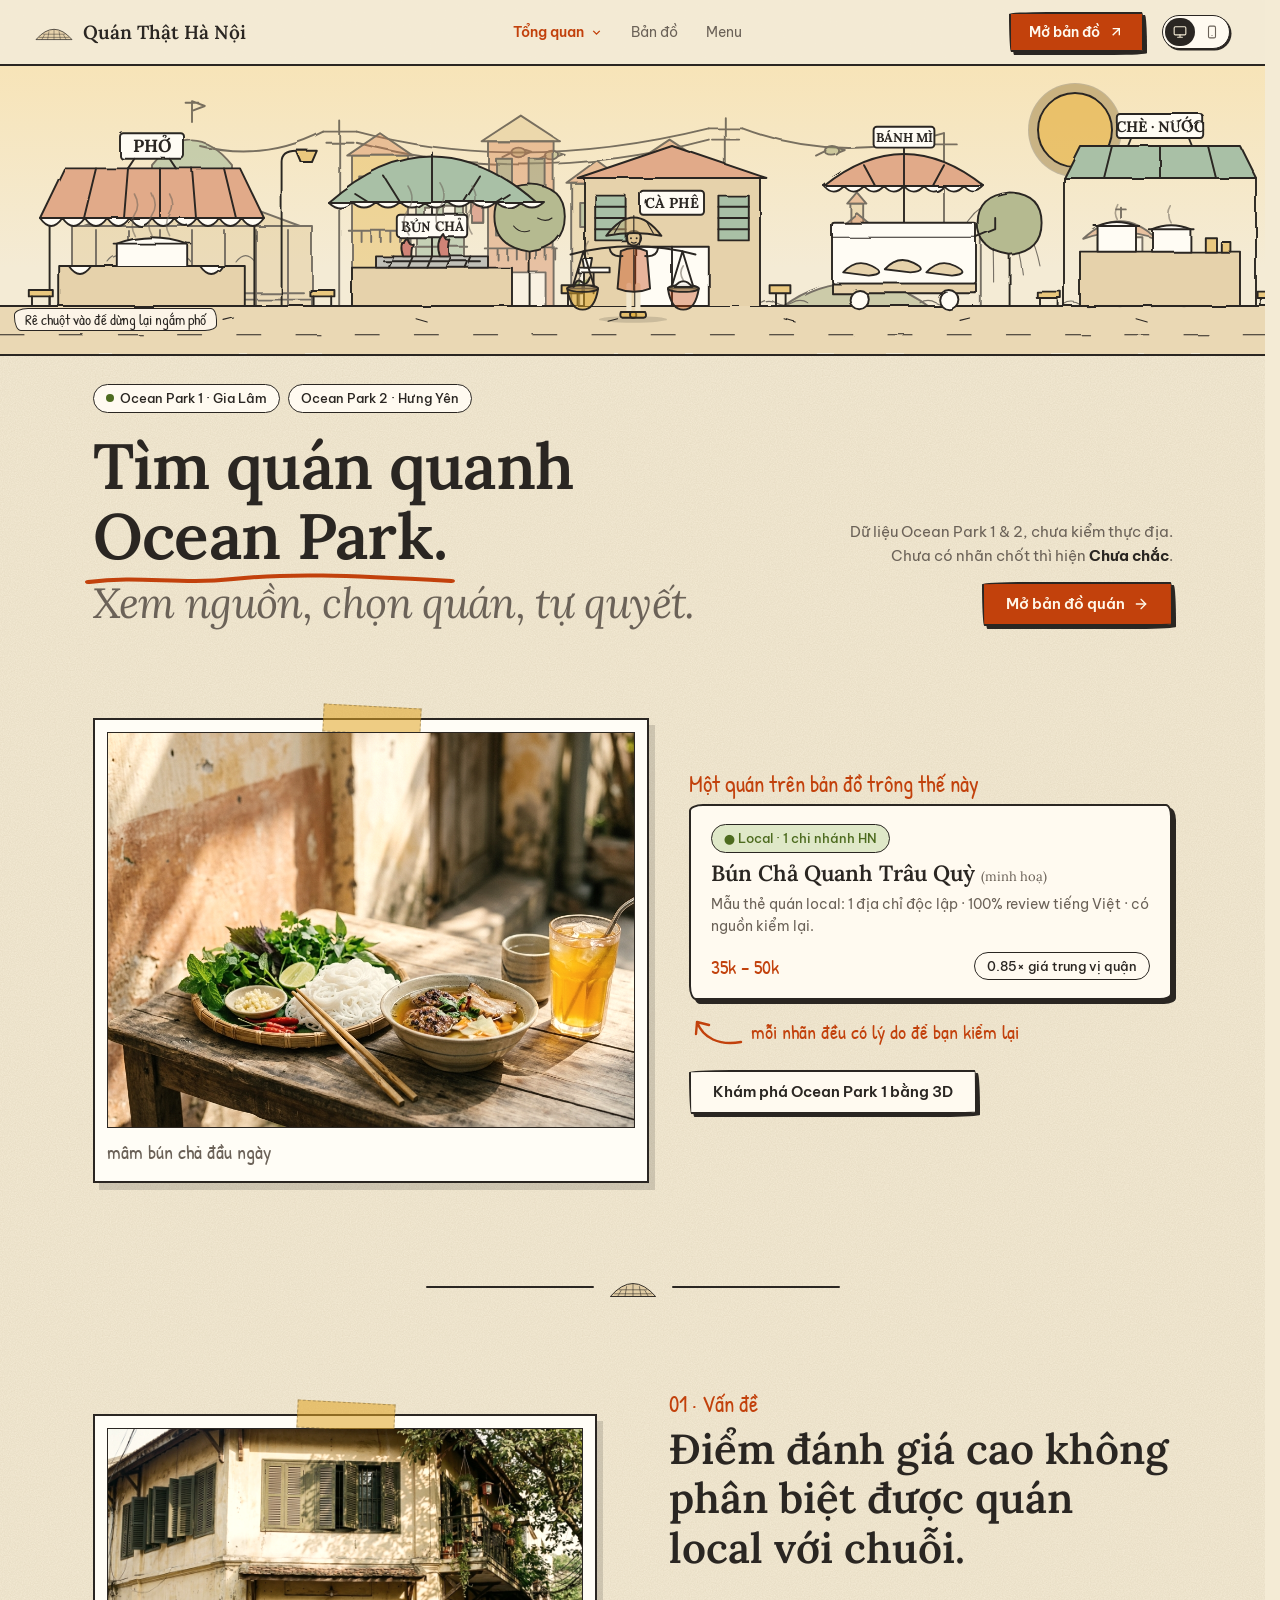
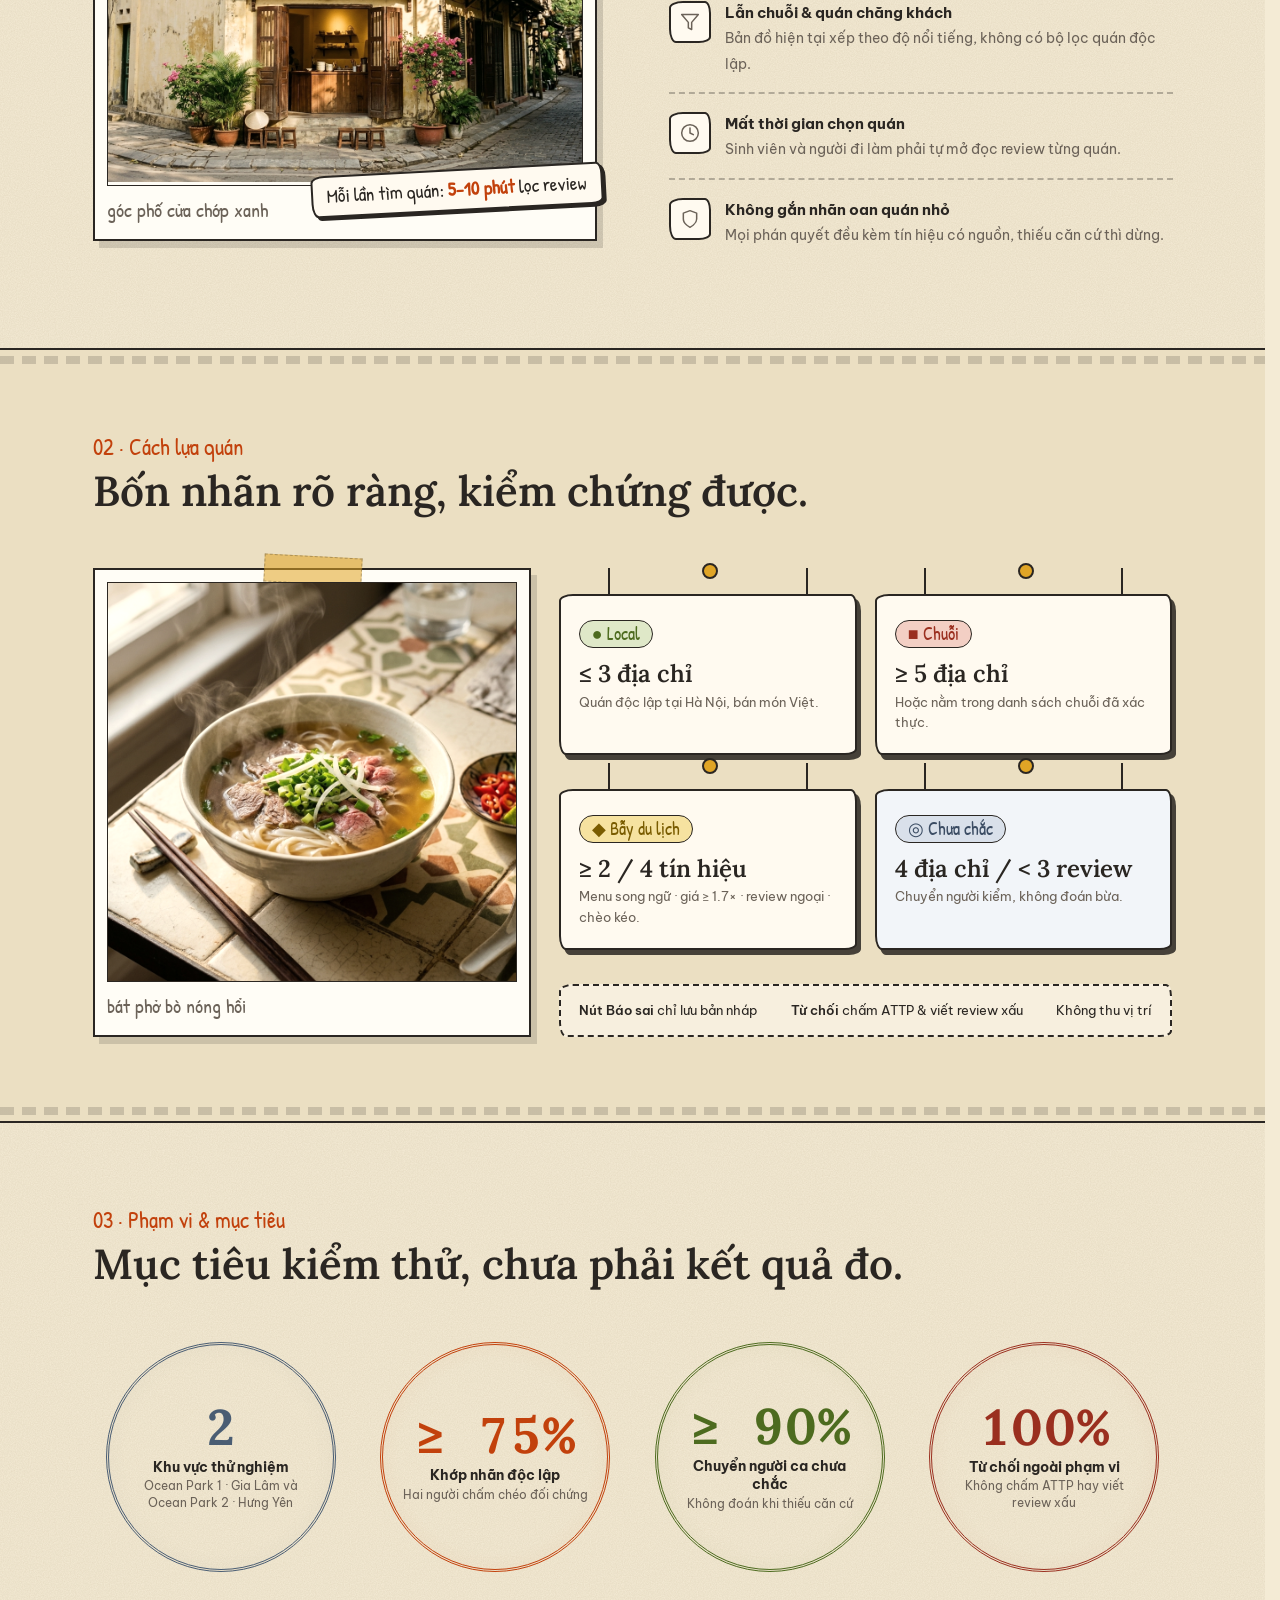
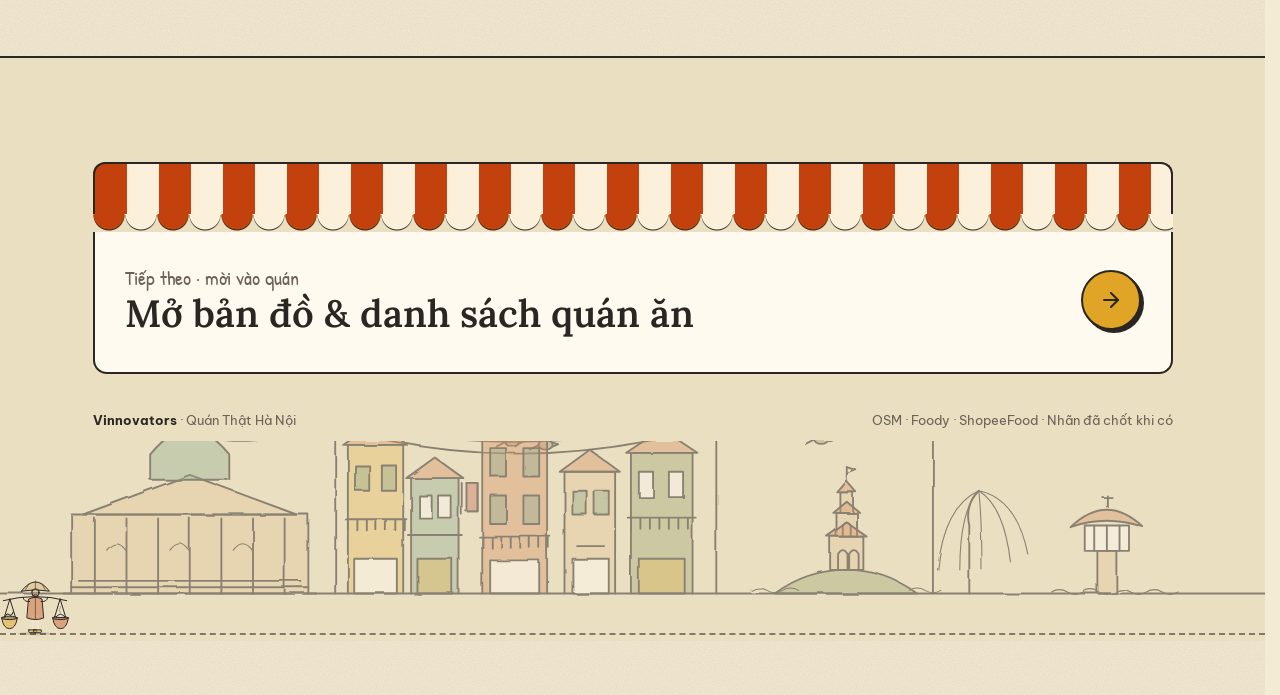
<file: web-demo/landing.html>
<!doctype html>
<html lang="vi">
<head>
  <meta charset="utf-8" />
  <meta name="viewport" content="width=device-width, initial-scale=1" />
  <title>Quán Thật Hà Nội — Quán ăn local, lọc chuỗi &amp; bẫy du lịch</title>
  <meta name="description" content="Tra địa điểm ăn uống Ocean Park 1 và Ocean Park 2, xem nguồn, nhãn đã chốt và menu online khi có." />
  <script>document.documentElement.classList.add('js');</script>

  <link rel="preconnect" href="https://fonts.googleapis.com" />
  <link rel="preconnect" href="https://fonts.gstatic.com" crossorigin />
  <link href="https://fonts.googleapis.com/css2?family=Be+Vietnam+Pro:wght@400;500;600;700&family=Patrick+Hand&family=Lora:ital,wght@0,500;0,600;0,700;1,400&display=swap" rel="stylesheet" />
  <link rel="stylesheet" href="./landing.css?v=22" />
  <link rel="stylesheet" href="./header.css?v=5" />
  <link rel="stylesheet" href="./mobile.css?v=2" />
</head>
<body>

<!-- =========================================================
     TRANH VẼ DÙNG LẠI (symbol): phố ăn uống + dải nhà cổ Hà Nội
     ========================================================= -->
<svg width="0" height="0" style="position:absolute" aria-hidden="true" focusable="false">
  <defs>
    <!-- bộ lọc làm nét mực hơi run như vẽ tay -->
    <filter id="rough" x="-2%" y="-2%" width="104%" height="104%">
      <feTurbulence type="fractalNoise" baseFrequency="0.025" numOctaves="2" seed="4" result="n" />
      <feDisplacementMap in="SourceGraphic" in2="n" scale="3" />
    </filter>

    <!-- ===== LỚP XA: Nhà hát Lớn · nhà ống · dây điện · Tháp Rùa · Chùa Một Cột ===== -->
    <symbol id="skyline" viewBox="0 0 1600 360">
      <!-- Nhà hát Lớn -->
      <g transform="translate(90 0)">
        <path class="ln f-sand" d="M0 300V200h300v100" />
        <path class="ln f-sand" d="M15 200 150 150 285 200z" />
        <path class="ln" d="M30 205v95M70 205v95M110 205v95M150 205v95M190 205v95M230 205v95M270 205v95" />
        <path class="ln f-sea" d="M100 156V124Q150 62 200 124V156z" />
        <path class="ln" d="M150 70V44M142 46h16M150 44l16 6-16 6" />
        <path class="ln" d="M-10 300h320M0 292h300M10 284h280" />
        <path class="ln thin" d="M45 245q12-16 24 0M125 245q12-16 24 0M205 245q12-16 24 0" />
      </g>

      <!-- cột điện + dây chằng chịt -->
      <path class="ln" d="M424 300V68M404 82h42M408 96h34" />
      <path class="ln" d="M906 300V64M886 78h42M890 92h34" />
      <path class="ln" d="M446 82Q650 136 886 78M446 96Q660 152 886 92M928 78Q1050 124 1180 84" />
      <path class="ln" d="M404 82Q330 120 250 100" />
      <path class="ln" d="M1180 84V300M1164 98h32" />
      <!-- chim én đậu trên dây -->
      <g class="ln f-olive"><ellipse cx="648" cy="108" rx="9" ry="6" /><path d="M640 108 628 114M657 105l7 2-7 3" /></g>
      <g class="ln f-olive"><ellipse cx="690" cy="112" rx="9" ry="6" /><path d="M682 112 670 118M699 109l7 2-7 3" /></g>
      <g class="ln f-olive"><ellipse cx="1040" cy="106" rx="9" ry="6" /><path d="M1032 106 1020 112M1049 103l7 2-7 3" /></g>

      <!-- dãy nhà ống (cửa chớp xanh, mái ngói) -->
      <g>
        <path class="ln f-mustard" d="M440 300V112h70v188" /><path class="ln f-terra" d="M434 112 475 84 516 112z" />
        <rect class="ln f-sea" x="449" y="138" width="18" height="32" /><rect class="ln f-sea" x="483" y="138" width="18" height="32" />
        <path class="ln" d="M436 206h78M440 206v14M452 206v14M464 206v14M476 206v14M488 206v14M500 206v14M512 206v14" />
        <rect class="ln f-white" x="448" y="256" width="54" height="44" />
      </g>
      <g>
        <path class="ln f-sea" d="M520 300V154h60v146" /><path class="ln f-terra" d="M514 154 550 128 586 154z" />
        <rect class="ln f-white" x="530" y="176" width="16" height="28" /><rect class="ln f-white" x="554" y="176" width="16" height="28" />
        <path class="ln" d="M516 226h68" /><rect class="ln f-mustard" x="528" y="256" width="44" height="44" />
        <path class="ln" d="M584 160v40M590 160h14v36h-14" /><rect class="ln f-red" x="590" y="160" width="14" height="36" />
      </g>
      <g>
        <path class="ln f-terra" d="M610 300V94h82v206" /><path class="ln f-sand" d="M602 94 651 62 700 94z" />
        <rect class="ln f-sea" x="620" y="116" width="20" height="36" /><rect class="ln f-sea" x="662" y="116" width="20" height="36" />
        <rect class="ln f-sea" x="620" y="176" width="20" height="36" /><rect class="ln f-sea" x="662" y="176" width="20" height="36" />
        <path class="ln" d="M606 228h90M610 228v14M622 228v14M634 228v14M646 228v14M658 228v14M670 228v14M682 228v14M694 228v14" />
        <rect class="ln f-white" x="620" y="258" width="62" height="42" />
      </g>
      <g>
        <path class="ln f-sand" d="M714 300V146h64v154" /><path class="ln f-terra" d="M708 146 746 118 784 146z" />
        <rect class="ln f-sea" x="724" y="170" width="18" height="30" /><rect class="ln f-sea" x="752" y="170" width="18" height="30" />
        <rect class="ln f-white" x="724" y="256" width="46" height="44" /><path class="ln" d="M730 240h34" />
      </g>
      <g>
        <path class="ln f-olive" d="M798 300V122h78v178" /><path class="ln f-terra" d="M792 122 837 92 882 122z" />
        <rect class="ln f-white" x="808" y="146" width="18" height="32" /><rect class="ln f-white" x="846" y="146" width="18" height="32" />
        <path class="ln" d="M794 204h86M798 204v14M810 204v14M822 204v14M834 204v14M846 204v14M858 204v14M870 204v14" />
        <rect class="ln f-mustard" x="808" y="256" width="58" height="44" />
      </g>

      <!-- Hồ Gươm: Tháp Rùa + liễu -->
      <g>
        <path class="ln f-olive" d="M980 300Q1020 270 1070 270T1160 300z" />
        <rect class="ln f-sand" x="1050" y="228" width="42" height="42" />
        <path class="ln" d="M1060 270v-20q6-10 12 0v20M1074 270v-20q6-10 12 0v20" />
        <rect class="ln f-sand" x="1058" y="198" width="26" height="30" /><path class="ln" d="M1066 228v-14q5-8 10 0v14" />
        <rect class="ln f-sand" x="1063" y="172" width="16" height="26" />
        <path class="ln f-terra" d="M1046 228 1071 210 1096 228zM1054 198 1071 184 1088 198zM1059 172 1071 158 1083 172z" />
        <path class="ln" d="M1071 158V140M1071 140l12 4-12 5" />
        <path class="ln thin" d="M950 296q10-6 20 0t20 0t20 0M1150 296q10-6 20 0t20 0" />
      </g>
      <g>
        <path class="ln" d="M1226 300V214q-6-26 12-44" />
        <path class="ln thin" d="M1238 170q-44 20-52 100M1238 170q-24 24-24 100M1238 170q4 40 4 100M1238 170q32 20 40 90M1238 170q48 10 62 80" />
      </g>

      <!-- Chùa Một Cột -->
      <g>
        <path class="ln thin" d="M1330 298q10-6 20 0t20 0t20 0t20 0t20 0t20 0t20 0t20 0" />
        <rect class="ln f-sand" x="1388" y="246" width="24" height="54" />
        <rect class="ln f-white" x="1372" y="214" width="56" height="32" />
        <path class="ln" d="M1384 246v-32M1400 246v-32M1416 246v-32" />
        <path class="ln f-terra" d="M1354 216Q1400 172 1446 216Q1400 200 1354 216z" />
        <path class="ln" d="M1400 190v-14M1394 178h12" />
      </g>

      <path class="ln" d="M0 300H1600" />
    </symbol>

    <!-- ===== LỚP GẦN: phố bán hàng — mỗi quán một nhãn phán quyết ===== -->
    <symbol id="street" viewBox="0 0 1600 360">
      <!-- vỉa hè + mặt đường -->
      <rect x="0" y="300" width="1600" height="60" fill="rgba(214,180,120,.35)" />
      <path class="ln" d="M0 300H1600" />
      <path class="ln thin" d="M0 336H1600" stroke-dasharray="30 44" />
      <path class="ln thin" d="M90 316l14 4M280 318l12-3M520 316l14 4M760 319l12-3M980 316l14 4M1200 318l12-3M1420 316l14 4" />

      <!-- cột đèn + cây bàng -->
      <g><path class="ln" d="M352 300V120q0-14 18-14h14" /><path class="ln f-mustard" d="M370 106h26l-6 14h-14z" /></g>
      <g><path class="ln" d="M662 300V220" /><path class="ln f-olive" d="M662 232q-44-6-44-44t44-40q44 2 44 40t-44 44z" /><path class="ln thin" d="M642 200q8 10 20 6M672 190q10 6 18 0" /></g>
      <g><path class="ln" d="M1262 300V224" /><path class="ln f-olive" d="M1262 236q-40-6-40-40t40-38q40 2 40 38t-40 40z" /></g>

      <!-- 1 · PHỞ -->
      <g transform="translate(50 0)">
        <path class="ln" d="M12 190V300M268 190V300" />
        <path class="ln f-terra" d="M0 190 30 128H250L280 190z" />
        <path class="ln" d="M70 128 55 190M110 128 105 190M150 128 150 190M190 128 195 190M230 128 245 190" />
        <path class="ln f-white" d="M0 190q14 20 28 0q14 20 28 0q14 20 28 0q14 20 28 0q14 20 28 0q14 20 28 0q14 20 28 0q14 20 28 0q14 20 28 0q14 20 28 0z" />
        <rect class="ln f-white" x="100" y="84" width="80" height="32" rx="4" />
        <path class="ln" d="M118 116 110 128M162 116 170 128" />
        <text x="140" y="108" text-anchor="middle" class="t-serif" font-size="22">PHỞ</text>
        <path class="ln f-sand" d="M24 250H256V300H24z" />
        <path class="ln f-white" d="M96 250V222Q140 206 184 222V250" /><path class="ln" d="M92 222h96" />
        <path class="steam" d="M118 212q-8-14 0-26t0-26" /><path class="steam" d="M140 212q-8-14 0-26t0-26" /><path class="steam" d="M162 212q-8-14 0-26t0-26" />
        <path class="ln f-white" d="M200 250q14 20 28 0z" /><path class="ln f-white" d="M36 250q14 20 28 0z" />
        <rect class="ln f-mustard" x="-14" y="280" width="30" height="8" /><path class="ln" d="M-10 288v12M12 288v12" />
      </g>

      <!-- 2 · BÚN CHẢ -->
      <g transform="translate(400 0)">
        <path class="ln" d="M140 130V300" />
        <path class="ln f-sea" d="M10 170Q140 56 270 170z" />
        <path class="ln" d="M140 108V170M80 138 100 170M200 138 180 170M44 160 60 170M236 160 220 170" />
        <path class="ln f-white" d="M10 170q15 14 30 0q15 14 30 0q15 14 30 0q15 14 30 0q15 14 30 0q15 14 30 0q15 14 30 0q15 14 30 0q15 14 30 0z" />
        <rect class="ln f-white" x="96" y="186" width="88" height="28" rx="4" />
        <text x="140" y="206" text-anchor="middle" class="t-serif" font-size="17">BÚN CHẢ</text>
        <path class="ln f-sand" d="M40 252H240V300H40z" />
        <path class="ln f-slate" d="M70 252V238H210V252z" />
        <path class="ln" d="M80 244h120M92 238l-6 14M116 238l-6 14M140 238l-6 14M164 238l-6 14M188 238l-6 14" />
        <path class="flame ln f-red" d="M104 238q-6-16 4-24 2 10 8 8-2 8-2 16zM150 238q-6-18 4-28 3 10 9 8-3 10-1 20z" />
        <path class="steam" d="M110 210q-10-16 0-30t0-30" /><path class="steam" d="M150 206q-10-16 0-30t0-30" /><path class="steam" d="M190 210q-10-16 0-30t0-30" />
        <rect class="ln f-mustard" x="-12" y="280" width="30" height="8" /><path class="ln" d="M-8 288v12M14 288v12" />
      </g>

      <!-- 3 · CÀ PHÊ VỈA HÈ (ca xám: chưa chắc) -->
      <g transform="translate(730 0)">
        <path class="ln f-sand" d="M0 300V140h220v160" />
        <path class="ln f-terra" d="M-8 140 110 100 228 140z" />
        <rect class="ln f-sea" x="14" y="162" width="38" height="56" /><path class="ln" d="M14 176h38M14 190h38M14 204h38" />
        <rect class="ln f-sea" x="168" y="162" width="38" height="56" /><path class="ln" d="M168 176h38M168 190h38M168 204h38" />
        <rect class="ln f-white" x="70" y="156" width="80" height="30" rx="4" />
        <text x="110" y="177" text-anchor="middle" class="t-serif" font-size="18">CÀ PHÊ</text>
        <rect class="ln f-white" x="64" y="226" width="92" height="74" /><path class="ln" d="M110 226v74" />
        <path class="ln f-mustard" d="M-28 284h26v-10h-26zM-20 284v16M-8 284v16" />
        <path class="ln f-mustard" d="M232 284h26v-10h-26zM240 284v16M252 284v16" />
        <path class="ln f-white" d="M-8 252h40v6h-40zM12 258v26" />
        <path class="ln f-white" d="M-2 240h12l-2 12h-8z" /><path class="steam" d="M4 234q-6-8 0-16" />
      </g>

      <!-- 4 · BÁNH MÌ (xe đẩy) -->
      <g transform="translate(1010 0)">
        <path class="ln" d="M120 120V250" />
        <path class="ln f-terra" d="M20 150Q120 70 220 150z" />
        <path class="ln" d="M120 100V150M70 124 84 150M170 124 156 150" />
        <path class="ln f-white" d="M20 150q12 14 25 0q12 14 25 0q12 14 25 0q12 14 25 0q12 14 25 0q12 14 25 0q12 14 25 0q12 14 25 0z" />
        <rect class="ln f-white" x="82" y="76" width="76" height="26" rx="4" />
        <text x="120" y="95" text-anchor="middle" class="t-serif" font-size="16">BÁNH MÌ</text>
        <rect class="ln f-white" x="30" y="196" width="180" height="76" rx="3" />
        <path class="ln f-sand" d="M44 258q16-18 36-8t-4 12zM96 254q16-18 36-8t-4 12zM148 258q16-18 36-8t-4 12z" />
        <path class="ln thin" d="M30 214h180" />
        <rect class="ln f-sand" x="30" y="272" width="180" height="12" />
        <circle class="ln f-white" cx="64" cy="292" r="12" /><circle class="ln f-white" cx="176" cy="292" r="12" />
        <path class="ln" d="M210 214l24-10M234 204v-14" />
      </g>

      <!-- 5 · CHÈ + NƯỚC (hàng nước vỉa hè) -->
      <g transform="translate(1310 0)">
        <path class="ln f-sea" d="M20 140 40 100H240L260 140z" />
        <path class="ln" d="M20 140V300M260 140V300M80 100 70 140M140 100V140M200 100 210 140" />
        <rect class="ln f-white" x="86" y="60" width="108" height="30" rx="4" />
        <path class="ln" d="M104 90 100 100M176 90 180 100" />
        <text x="140" y="82" text-anchor="middle" class="t-serif" font-size="19">CHÈ · NƯỚC</text>
        <path class="ln f-sand" d="M40 232H240V300H40z" />
        <path class="ln f-white" d="M62 232V200Q86 190 110 200V232zM130 232V204Q154 194 178 204V232z" />
        <path class="ln" d="M58 200h56M126 204h56" />
        <path class="ln f-mustard" d="M196 232V214h14v18zM216 232V220h12v12z" />
        <path class="steam" d="M86 192q-6-10 0-20" /><path class="steam" d="M154 196q-6-10 0-20" />
        <rect class="ln f-mustard" x="-14" y="282" width="30" height="8" /><path class="ln" d="M-10 290v10M12 290v10" />
        <rect class="ln f-mustard" x="262" y="282" width="30" height="8" /><path class="ln" d="M266 290v10M288 290v10" />
      </g>
    </symbol>

    <!-- hoa, lá, nón lá dùng nhỏ -->
    <symbol id="leaf" viewBox="0 0 30 40"><path d="M15 2C3 12 2 28 15 38 28 28 27 12 15 2z" fill="currentColor" stroke="#2a2622" stroke-width="1.6" stroke-linejoin="round" /><path d="M15 6V36" stroke="#2a2622" stroke-width="1.2" fill="none" /></symbol>
    <symbol id="nonla" viewBox="0 0 120 70"><path class="ln f-sand" d="M4 58Q60 -6 116 58z" /><path class="ln thin" d="M30 44 22 58M44 34 40 58M60 28V58M76 34 80 58M90 44 98 58" /><path class="ln thin" d="M14 52 106 52M26 42 94 42" /></symbol>
  </defs>
</svg>

<!-- =========================================================
     TEMPLATE: người gánh hàng rong (dùng ở hero và thanh cuộn)
     ========================================================= -->
<template id="tpl-walker">
  <svg class="walker" viewBox="0 0 170 160" role="img" aria-label="Người gánh hàng rong đang đi">
    <ellipse cx="85" cy="152" rx="42" ry="4" fill="rgba(42,38,34,.16)" />
    <g class="wk-body">
      <!-- chân: quần trắng + dép -->
      <g class="leg a">
        <path class="ln" stroke-width="10" d="M80 110V140" /><path d="M80 110V140" stroke="#f1e6cc" stroke-width="6.4" stroke-linecap="round" fill="none" />
        <path class="ln f-mustard" d="M70 143h18q3 6-2 7H72q-4-1-2-7z" />
      </g>
      <g class="leg b">
        <path class="ln" stroke-width="10" d="M91 110V140" /><path d="M91 110V140" stroke="#f1e6cc" stroke-width="6.4" stroke-linecap="round" fill="none" />
        <path class="ln f-mustard" d="M82 143h18q3 6-2 7H84q-4-1-2-7z" />
      </g>
      <!-- áo bà ba -->
      <path class="ln f-terra" d="M70 68Q86 60 102 68L106 114Q86 122 66 114z" />
      <path class="ln thin" d="M86 66V116" />
      <!-- đòn gánh + hai thúng -->
      <g class="wk-pole">
        <path class="ln" d="M8 72Q85 52 162 72" />
        <path class="ln" d="M24 68 10 114M24 68 38 114M146 68 132 114M146 68 160 114" />
        <path class="ln f-mustard" d="M4 114h38q-4 26-19 26t-19-26z" /><ellipse class="ln f-sand" cx="23" cy="114" rx="19" ry="4" />
        <path class="ln f-olive" d="M12 112q4-12 10-6t10-6" />
        <path class="ln f-terra" d="M128 114h38q-4 26-19 26t-19-26z" /><ellipse class="ln f-sand" cx="147" cy="114" rx="19" ry="4" />
        <path class="ln f-white" d="M136 112q11-14 22 0z" />
        <path class="steam" d="M147 104q-6-10 0-18" />
      </g>
      <!-- tay đỡ đòn gánh -->
      <path class="ln" d="M72 74Q58 76 56 64M100 74Q114 76 116 64" />
      <!-- đầu, nón lá -->
      <circle class="ln f-sand" cx="86" cy="52" r="9" />
      <circle cx="82.5" cy="52" r="1.2" fill="#2a2622" /><circle cx="89.5" cy="52" r="1.2" fill="#2a2622" />
      <path class="ln thin" d="M83 57q3 2 6 0" />
      <path class="ln f-sand" d="M52 49Q86 4 120 49Q86 42 52 49z" />
      <path class="ln thin" d="M70 32 62 46M86 24V44M102 32l8 14" />
      <path class="ln thin" d="M78 48 79 60M94 48 93 60" />
    </g>
  </svg>
</template>

<!-- Thanh điều khiển nổi khi xem khung Mobile trên màn hình Desktop -->
<div class="mobile-preview-bar" role="region" aria-label="Chuyển chế độ hiển thị">
  <span class="mpb-label">Giao diện di động</span>
  <div class="view-switcher" role="group" aria-label="Chuyển giao diện Desktop hoặc Mobile">
    <button type="button" class="vs-btn" data-view="desktop" aria-pressed="true">
      <svg width="14" height="14" viewBox="0 0 24 24" fill="none" stroke="currentColor" stroke-width="1.8" stroke-linecap="round" stroke-linejoin="round" aria-hidden="true"><rect x="2" y="3" width="20" height="14" rx="2"/><line x1="8" y1="21" x2="16" y2="21"/><line x1="12" y1="17" x2="12" y2="21"/></svg>
      Desktop
    </button>
    <button type="button" class="vs-btn" data-view="mobile" aria-pressed="false">
      <svg width="14" height="14" viewBox="0 0 24 24" fill="none" stroke="currentColor" stroke-width="1.8" stroke-linecap="round" stroke-linejoin="round" aria-hidden="true"><rect x="6" y="2" width="12" height="20" rx="2.5"/><line x1="12" y1="18" x2="12.01" y2="18"/></svg>
      Mobile
    </button>
  </div>
</div>

<div class="landing-shell phone-shell" id="landingShell">
  <div class="iphone-statusbar" aria-hidden="true">
    <span class="sb-time">9:41</span>
    <span class="sb-island"><i class="sb-cam"></i></span>
    <span class="sb-icons">5G · 100%</span>
  </div>
<!-- =========================================================
     HEADER
     ========================================================= -->
<header class="top site-header" data-page="overview">
    <div class="header-inner top-wrap wrap">
      <a href="./landing.html#hero" class="brand" aria-label="Quán Thật Hà Nội — về đầu trang"><svg viewBox="0 0 120 70" aria-hidden="true"><path class="ln f-sand" d="M4 58Q60 -6 116 58z"/><path class="ln thin" d="M30 44 22 58M44 34 40 58M60 28V58M76 34 80 58M90 44 98 58M14 52 106 52M26 42 94 42"/></svg><span>Quán Thật Hà Nội</span></a>
      <nav class="nav site-nav" aria-label="Mục chính">
        <details class="nav-overview">
          <summary aria-current="page">Tổng quan <svg viewBox="0 0 16 16" fill="none" stroke="currentColor" stroke-width="1.7" aria-hidden="true"><path d="m4 6 4 4 4-4"/></svg></summary>
          <div class="overview-links">
            <a href="./landing.html#vi-sao">Vấn đề</a>
            <a href="./landing.html#cach-loc">Cách lựa quán</a>
            <a href="./landing.html#minh-bach">Kết quả &amp; mục tiêu</a>
          </div>
        </details>
        <a href="./index.html?tab=map" data-open-map>Bản đồ</a>
        <a href="./menu.html">Menu</a>
      </nav>
      <div class="site-actions">
        <a id="quickMap" class="header-map-cta" href="./index.html?tab=map" data-open-map>Mở bản đồ <svg viewBox="0 0 24 24" fill="none" stroke="currentColor" stroke-width="2" aria-hidden="true"><path d="M7 7h10v10M7 17 17 7"/></svg></a>
        <div class="view-switcher header-view-switcher is-compact" role="group" aria-label="Chuyển giao diện Desktop hoặc Mobile">
          <button type="button" class="vs-btn" data-view="desktop" aria-pressed="true" aria-label="Giao diện Desktop" title="Giao diện Desktop"><svg width="14" height="14" viewBox="0 0 24 24" fill="none" stroke="currentColor" stroke-width="1.9" stroke-linecap="round" stroke-linejoin="round" aria-hidden="true"><rect x="2" y="3" width="20" height="14" rx="2"/><path d="M8 21h8M12 17v4"/></svg></button>
          <button type="button" class="vs-btn" data-view="mobile" aria-pressed="false" aria-label="Giao diện Mobile" title="Giao diện Mobile"><svg width="14" height="14" viewBox="0 0 24 24" fill="none" stroke="currentColor" stroke-width="1.9" stroke-linecap="round" stroke-linejoin="round" aria-hidden="true"><rect x="6" y="2" width="12" height="20" rx="2.5"/><path d="M12 18h.01"/></svg></button>
        </div>
      </div>
    </div>
  </header>

<main>

  <!-- ================= HERO: đi dạo qua phố ăn Hà Nội ================= -->
  <section id="hero" class="hero" data-section>
    <div class="leaves" aria-hidden="true">
      <span class="leaf" style="color:#c9a227"><svg viewBox="0 0 30 40"><use href="#leaf" /></svg></span>
      <span class="leaf" style="color:#c2410c"><svg viewBox="0 0 30 40"><use href="#leaf" /></svg></span>
      <span class="leaf" style="color:#8a9a3b"><svg viewBox="0 0 30 40"><use href="#leaf" /></svg></span>
      <span class="leaf" style="color:#c9a227"><svg viewBox="0 0 30 40"><use href="#leaf" /></svg></span>
      <span class="leaf" style="color:#d97a3a"><svg viewBox="0 0 30 40"><use href="#leaf" /></svg></span>
      <span class="leaf" style="color:#8a9a3b"><svg viewBox="0 0 30 40"><use href="#leaf" /></svg></span>
    </div>

    <div class="scene" role="img" aria-label="Tranh vẽ tay: người gánh hàng rong đi qua các quán ăn trên phố Hà Nội">
      <div class="sun" aria-hidden="true"></div>
      <svg class="cloud" viewBox="0 0 120 50" aria-hidden="true"><path class="ln f-white" d="M20 42q-16 0-16-12t16-12q4-14 24-12 12-8 28 2 22-2 24 16 12 2 12 10t-14 8z" /></svg>
      <svg class="cloud" viewBox="0 0 120 50" aria-hidden="true"><path class="ln f-white" d="M20 42q-16 0-16-12t16-12q4-14 24-12 12-8 28 2 22-2 24 16 12 2 12 10t-14 8z" /></svg>

      <div class="lane lane-far" aria-hidden="true">
        <svg viewBox="0 0 1600 360"><use href="#skyline" width="1600" height="360" /></svg>
        <svg viewBox="0 0 1600 360"><use href="#skyline" width="1600" height="360" /></svg>
      </div>
      <div class="lane lane-mid" aria-hidden="true">
        <svg viewBox="0 0 1600 360"><use href="#street" width="1600" height="360" /></svg>
        <svg viewBox="0 0 1600 360"><use href="#street" width="1600" height="360" /></svg>
      </div>

      <div class="hero-walker" id="heroWalker" aria-hidden="true"></div>

      <div class="bike" aria-hidden="true">
        <svg viewBox="0 -30 160 130">
          <g class="wheel"><circle class="ln" cx="35" cy="72" r="24" /><path class="ln thin" d="M35 48V96M11 72H59M18 55 52 89M52 55 18 89" /></g>
          <g class="wheel"><circle class="ln" cx="125" cy="72" r="24" /><path class="ln thin" d="M125 48V96M101 72H149M108 55 142 89M142 55 108 89" /></g>
          <path class="ln" d="M35 72 68 72 90 42 125 72M68 72 80 42H92M80 42 76 34h14M108 44l17 28M102 38h16" />
          <rect class="ln f-white" x="4" y="32" width="44" height="18" rx="2" /><path class="ln" d="M8 52h38" />
          <circle class="ln f-pink" cx="14" cy="26" r="9" /><circle class="ln f-mustard" cx="28" cy="20" r="9" /><circle class="ln f-terra" cx="42" cy="26" r="9" />
          <path class="ln f-olive" d="M20 32q-8 4-14 0M36 32q8 4 14 0" />
          <path class="ln f-olive" d="M62 40Q70 30 80 40L86 70H62z" />
          <circle class="ln f-sand" cx="72" cy="16" r="7" />
          <path class="ln f-sand" d="M56 14Q72 -12 90 14z" />
          <path class="ln" d="M80 38l24 4" />
        </svg>
      </div>
      <p class="scene-note"><span class="note-desktop">Rê chuột vào để dừng lại ngắm phố</span><span class="note-mobile">Chạm nhẹ để ngắm phố</span></p>
    </div>

    <div class="wrap hero-copy">
      <div>
        <div class="chips reveal">
          <span class="chip"><span class="dot"></span>Ocean Park 1 · Gia Lâm</span>
          <span class="chip">Ocean Park 2 · Hưng Yên</span>
        </div>
        <h1 class="reveal">
          Tìm quán quanh <span class="scribble">Ocean Park.</span>
          <em>Xem nguồn, chọn quán, tự quyết.</em>
        </h1>
      </div>
      <div class="hero-aside reveal">
        <p>Dữ liệu Ocean Park 1 &amp; 2, chưa kiểm thực địa.<br />Chưa có nhãn chốt thì hiện <b>Chưa chắc</b>.</p>
        <a class="btn" href="./index.html">Mở bản đồ quán
          <svg viewBox="0 0 24 24" fill="none" stroke="currentColor" stroke-width="2" stroke-linecap="round" stroke-linejoin="round"><path d="M5 12h14" /><path d="m12 5 7 7-7 7" /></svg>
        </a>
      </div>
    </div>

  </section>

  <!-- ================= Một quán trên bản đồ ================= -->
  <section class="sec" data-section>
    <div class="wrap demo">
      <figure class="polaroid reveal" style="--rot:-2deg">
        <img src="./assets/hero-bun-cha.jpg" alt="Mâm bún chả quán ăn local Hà Nội trong nắng sớm" />
        <figcaption>mâm bún chả đầu ngày</figcaption>
      </figure>
      <div class="reveal">
        <p class="eyebrow">Một quán trên bản đồ trông thế này</p>
        <div class="verdict">
          <span class="chip" style="background:#dfe8c8;color:var(--olive)">● Local · 1 chi nhánh HN</span>
          <h3>Bún Chả Quanh Trâu Quỳ <small>(minh hoạ)</small></h3>
          <p>Mẫu thẻ quán local: 1 địa chỉ độc lập · 100% review tiếng Việt · có nguồn kiểm lại.</p>
          <div class="row">
            <span class="price">35k – 50k</span>
            <span class="chip">0.85× giá trung vị quận</span>
          </div>
        </div>
        <div class="note">
          <svg viewBox="0 0 56 34" fill="none" stroke="currentColor" stroke-width="2.4" stroke-linecap="round" stroke-linejoin="round"><path d="M52 28C30 32 14 24 8 8M8 8l-1 12M8 8l12 3" /></svg>
          mỗi nhãn đều có lý do để bạn kiểm lại
        </div>
        <p style="margin-top:22px"><a class="btn btn-ghost" href="./index.html?map=3d">Khám phá Ocean Park 1 bằng 3D</a></p>
      </div>
    </div>
  </section>

  <svg class="divider" viewBox="0 0 420 40" aria-hidden="true"><path class="ln" d="M4 20H170M250 20H416" /><g transform="translate(180 6)"><use href="#nonla" width="60" height="28" /></g></svg>

  <!-- ================= 01 · VÌ SAO ================= -->
  <section id="vi-sao" class="sec" data-section>
    <div class="wrap why">
      <figure class="polaroid why-img reveal">
        <div class="polaroid-frame">
          <img src="./assets/hanoi-corner.jpg" alt="Góc phố Hà Nội cửa chớp xanh nắng sớm" data-parallax="10" />
        </div>
        <figcaption>góc phố cửa chớp xanh</figcaption>
        <div class="stamp-note">Mỗi lần tìm quán: <b>5–10 phút</b> lọc review</div>
      </figure>
      <div>
        <div class="reveal">
          <p class="eyebrow">01 · Vấn đề</p>
          <h2>Điểm đánh giá cao không phân biệt được quán local với chuỗi.</h2>
        </div>
        <div class="points">
          <div class="point reveal" style="transition-delay:80ms">
            <span class="ico"><svg viewBox="0 0 24 24" fill="none" stroke="currentColor" stroke-width="1.8" stroke-linecap="round" stroke-linejoin="round"><polygon points="22 3 2 3 10 12.46 10 19 14 21 14 12.46 22 3" /></svg></span>
            <div><b>Lẫn chuỗi &amp; quán chăng khách</b><span>Bản đồ hiện tại xếp theo độ nổi tiếng, không có bộ lọc quán độc lập.</span></div>
          </div>
          <div class="point reveal" style="transition-delay:150ms">
            <span class="ico"><svg viewBox="0 0 24 24" fill="none" stroke="currentColor" stroke-width="1.8" stroke-linecap="round" stroke-linejoin="round"><circle cx="12" cy="12" r="10" /><polyline points="12 6 12 12 16 14" /></svg></span>
            <div><b>Mất thời gian chọn quán</b><span>Sinh viên và người đi làm phải tự mở đọc review từng quán.</span></div>
          </div>
          <div class="point reveal" style="transition-delay:220ms">
            <span class="ico"><svg viewBox="0 0 24 24" fill="none" stroke="currentColor" stroke-width="1.8" stroke-linecap="round" stroke-linejoin="round"><path d="M12 22s8-4 8-10V5l-8-3-8 3v7c0 6 8 10 8 10" /></svg></span>
            <div><b>Không gắn nhãn oan quán nhỏ</b><span>Mọi phán quyết đều kèm tín hiệu có nguồn, thiếu căn cứ thì dừng.</span></div>
          </div>
        </div>
      </div>
    </div>
  </section>

  <!-- ================= 02 · CÁCH LỌC ================= -->
  <section id="cach-loc" class="sec band" data-section>
    <div class="wrap">
      <div class="sec-head reveal">
        <div>
          <p class="eyebrow">02 · Cách lựa quán</p>
          <h2>Bốn nhãn rõ ràng, kiểm chứng được.</h2>
        </div>
      </div>

      <div class="sign-grid">
        <figure class="polaroid pho-img reveal">
          <img src="./assets/pho-local.jpg" alt="Bát phở bò Hà Nội trên bàn gạch hoa cổ" />
          <figcaption>bát phở bò nóng hổi</figcaption>
        </figure>

        <div class="signs">
          <div class="sign reveal"><span class="tg local">● Local</span><strong>≤ 3 địa chỉ</strong><span>Quán độc lập tại Hà Nội, bán món Việt.</span></div>
          <div class="sign reveal" style="transition-delay:80ms"><span class="tg chain">■ Chuỗi</span><strong>≥ 5 địa chỉ</strong><span>Hoặc nằm trong danh sách chuỗi đã xác thực.</span></div>
          <div class="sign reveal" style="transition-delay:160ms"><span class="tg trap">◆ Bẫy du lịch</span><strong>≥ 2 / 4 tín hiệu</strong><span>Menu song ngữ · giá ≥ 1.7× · review ngoại · chèo kéo.</span></div>
          <div class="sign unsure reveal" style="transition-delay:240ms"><span class="tg unsure">◎ Chưa chắc</span><strong>4 địa chỉ / &lt; 3 review</strong><span>Chuyển người kiểm, không đoán bừa.</span></div>
          <div class="promise reveal">
            <span><b>Nút Báo sai</b> chỉ lưu bản nháp</span>
            <span><b>Từ chối</b> chấm ATTP &amp; viết review xấu</span>
            <span>Không thu vị trí</span>
          </div>
        </div>
      </div>
    </div>
  </section>

  <!-- ================= 03 · MINH BẠCH ================= -->
  <section id="minh-bach" class="sec" data-section>
    <div class="wrap">
      <div class="sec-head reveal">
        <div>
          <p class="eyebrow">03 · Phạm vi &amp; mục tiêu</p>
          <h2>Mục tiêu kiểm thử, chưa phải kết quả đo.</h2>
        </div>
      </div>
      <div class="stamps">
        <div class="stamp reveal"><div class="n"><span data-count="2">2</span></div><b>Khu vực thử nghiệm</b><span>Ocean Park 1 · Gia Lâm và Ocean Park 2 · Hưng Yên</span></div>
        <div class="stamp reveal" style="transition-delay:80ms"><div class="n">≥ <span data-count="75">75</span>%</div><b>Khớp nhãn độc lập</b><span>Hai người chấm chéo đối chứng</span></div>
        <div class="stamp reveal" style="transition-delay:160ms"><div class="n">≥ <span data-count="90">90</span>%</div><b>Chuyển người ca chưa chắc</b><span>Không đoán khi thiếu căn cứ</span></div>
        <div class="stamp reveal" style="transition-delay:240ms"><div class="n"><span data-count="100">100</span>%</div><b>Từ chối ngoài phạm vi</b><span>Không chấm ATTP hay viết review xấu</span></div>
      </div>
    </div>
  </section>

  <!-- ================= CTA: cửa hàng cuối phố ================= -->
  <footer id="vao-app" class="foot" data-section>
    <svg class="foot-sky" viewBox="0 0 1600 360" preserveAspectRatio="xMidYMax slice" aria-hidden="true"><use href="#skyline" width="1600" height="360" /></svg>
    <div class="wrap">
      <a class="shop reveal" href="./index.html">
        <div class="awning"></div><div class="scallop"></div>
        <div class="shop-door">
          <div>
            <small>Tiếp theo · mời vào quán</small>
            <h3>Mở bản đồ &amp; danh sách quán ăn</h3>
          </div>
          <span class="go"><svg viewBox="0 0 24 24" fill="none" stroke="currentColor" stroke-width="2" stroke-linecap="round" stroke-linejoin="round"><path d="M5 12h14" /><path d="m12 5 7 7-7 7" /></svg></span>
        </div>
      </a>
      <div class="credits">
        <div><b>Vinnovators</b> · Quán Thật Hà Nội</div>
        <div>OSM · Foody · ShopeeFood · Nhãn đã chốt khi có</div>
      </div>
    </div>
  </footer>
</main>

<!-- người gánh đi theo thanh cuộn -->
<div class="rail" id="rail" aria-hidden="true">
  <div id="railWalker" class="rail-walker"></div>
</div>

<!-- Thanh điều hướng đáy cố định đồng bộ với index.html khi ở chế độ Mobile -->
<nav class="mobile-bottom-nav" aria-label="Điều hướng di động">
  <a class="bnav-btn is-active" href="#hero" aria-current="page">
    <span class="bnav-ico" aria-hidden="true">
      <svg width="19" height="19" viewBox="0 0 24 24" fill="none" stroke="currentColor" stroke-width="1.85" stroke-linecap="round" stroke-linejoin="round"><path d="m3 10 9-7 9 7"/><path d="M5 10v10a1 1 0 0 0 1 1h12a1 1 0 0 0 1-1V10"/><path d="M9 21v-6h6v6"/></svg>
    </span>
    <span class="bnav-lbl">Trang chủ</span>
  </a>
  <a class="bnav-btn" href="./index.html?view=mobile">
    <span class="bnav-ico" aria-hidden="true">
      <svg width="19" height="19" viewBox="0 0 24 24" fill="none" stroke="currentColor" stroke-width="1.85" stroke-linecap="round" stroke-linejoin="round"><line x1="8" y1="6" x2="21" y2="6"/><line x1="8" y1="12" x2="21" y2="12"/><line x1="8" y1="18" x2="21" y2="18"/><circle cx="3.5" cy="6" r="1"/><circle cx="3.5" cy="12" r="1"/><circle cx="3.5" cy="18" r="1"/></svg>
    </span>
    <span class="bnav-lbl">Danh sách</span>
  </a>
  <a class="bnav-btn" href="./index.html?view=mobile&amp;tab=map">
    <span class="bnav-ico" aria-hidden="true">
      <svg width="19" height="19" viewBox="0 0 24 24" fill="none" stroke="currentColor" stroke-width="1.85" stroke-linecap="round" stroke-linejoin="round"><polygon points="3 6 9 3 15 6 21 3 21 18 15 21 9 18 3 21"/><line x1="9" y1="3" x2="9" y2="18"/><line x1="15" y1="6" x2="15" y2="21"/></svg>
    </span>
    <span class="bnav-lbl">Bản đồ</span>
  </a>
  <a class="bnav-btn bnav-menu" href="./menu.html?view=mobile">
    <span class="bnav-ico" aria-hidden="true"><svg width="19" height="19" viewBox="0 0 24 24" fill="none" stroke="currentColor" stroke-width="1.85" stroke-linecap="round" stroke-linejoin="round"><path d="M4 3h6a3 3 0 0 1 3 3v15a4 4 0 0 0-4-3H4zM20 3h-4a3 3 0 0 0-3 3M20 3v15h-3a4 4 0 0 0-4 3"/></svg></span>
    <span class="bnav-lbl">Menu</span>
  </a>
  <a class="bnav-btn" href="./index.html?view=mobile&amp;tab=report">
    <span class="bnav-ico" aria-hidden="true">
      <svg width="19" height="19" viewBox="0 0 24 24" fill="none" stroke="currentColor" stroke-width="1.85" stroke-linecap="round" stroke-linejoin="round"><path d="M4 15s1-1 4-1 5 2 8 2 4-1 4-1V3s-1 1-4 1-5-2-8-2-4 1-4 1z"/><line x1="4" x2="4" y1="22" y2="15"/></svg>
    </span>
    <span class="bnav-lbl">Báo sai</span>
  </a>
</nav>
<div class="iphone-homebar" aria-hidden="true"><span></span></div>
</div>

<script src="./header.js?v=1"></script>
<script src="./landing.js?v=9"></script>
</body>
</html>
</file>
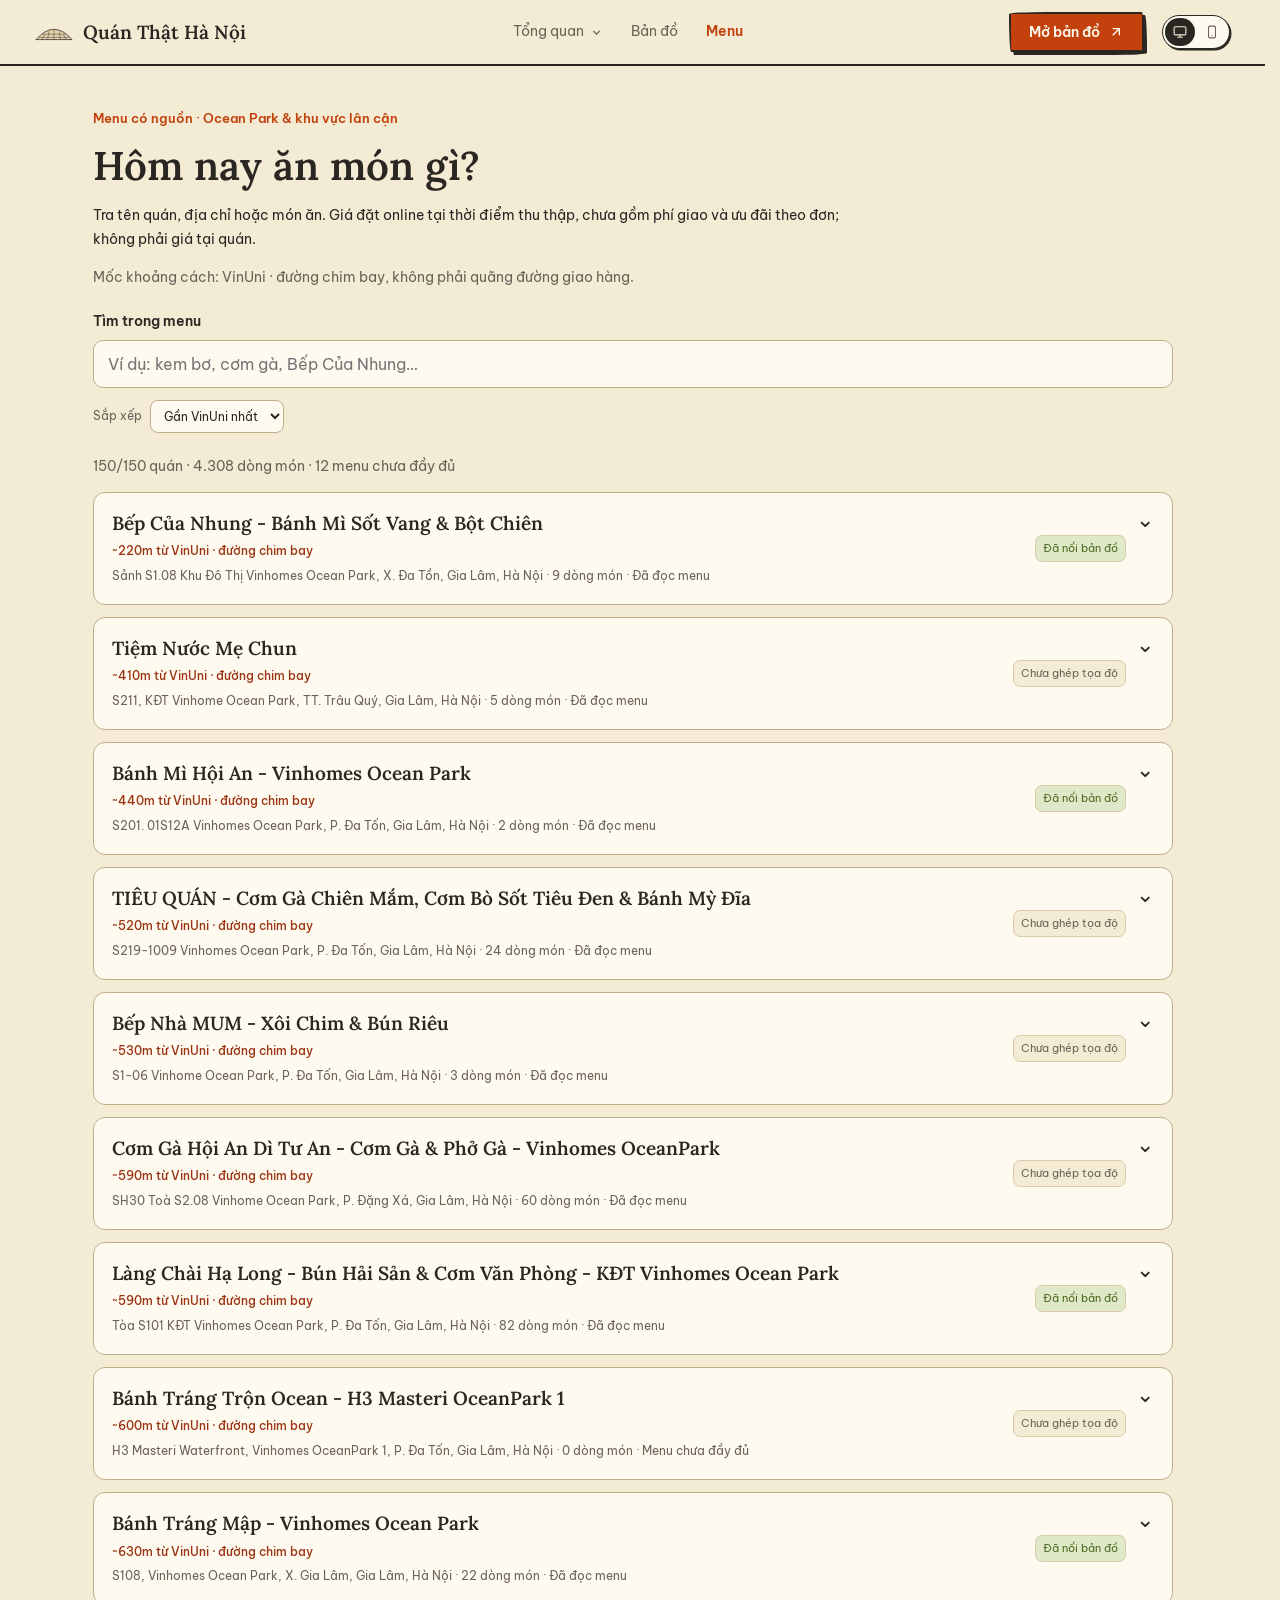
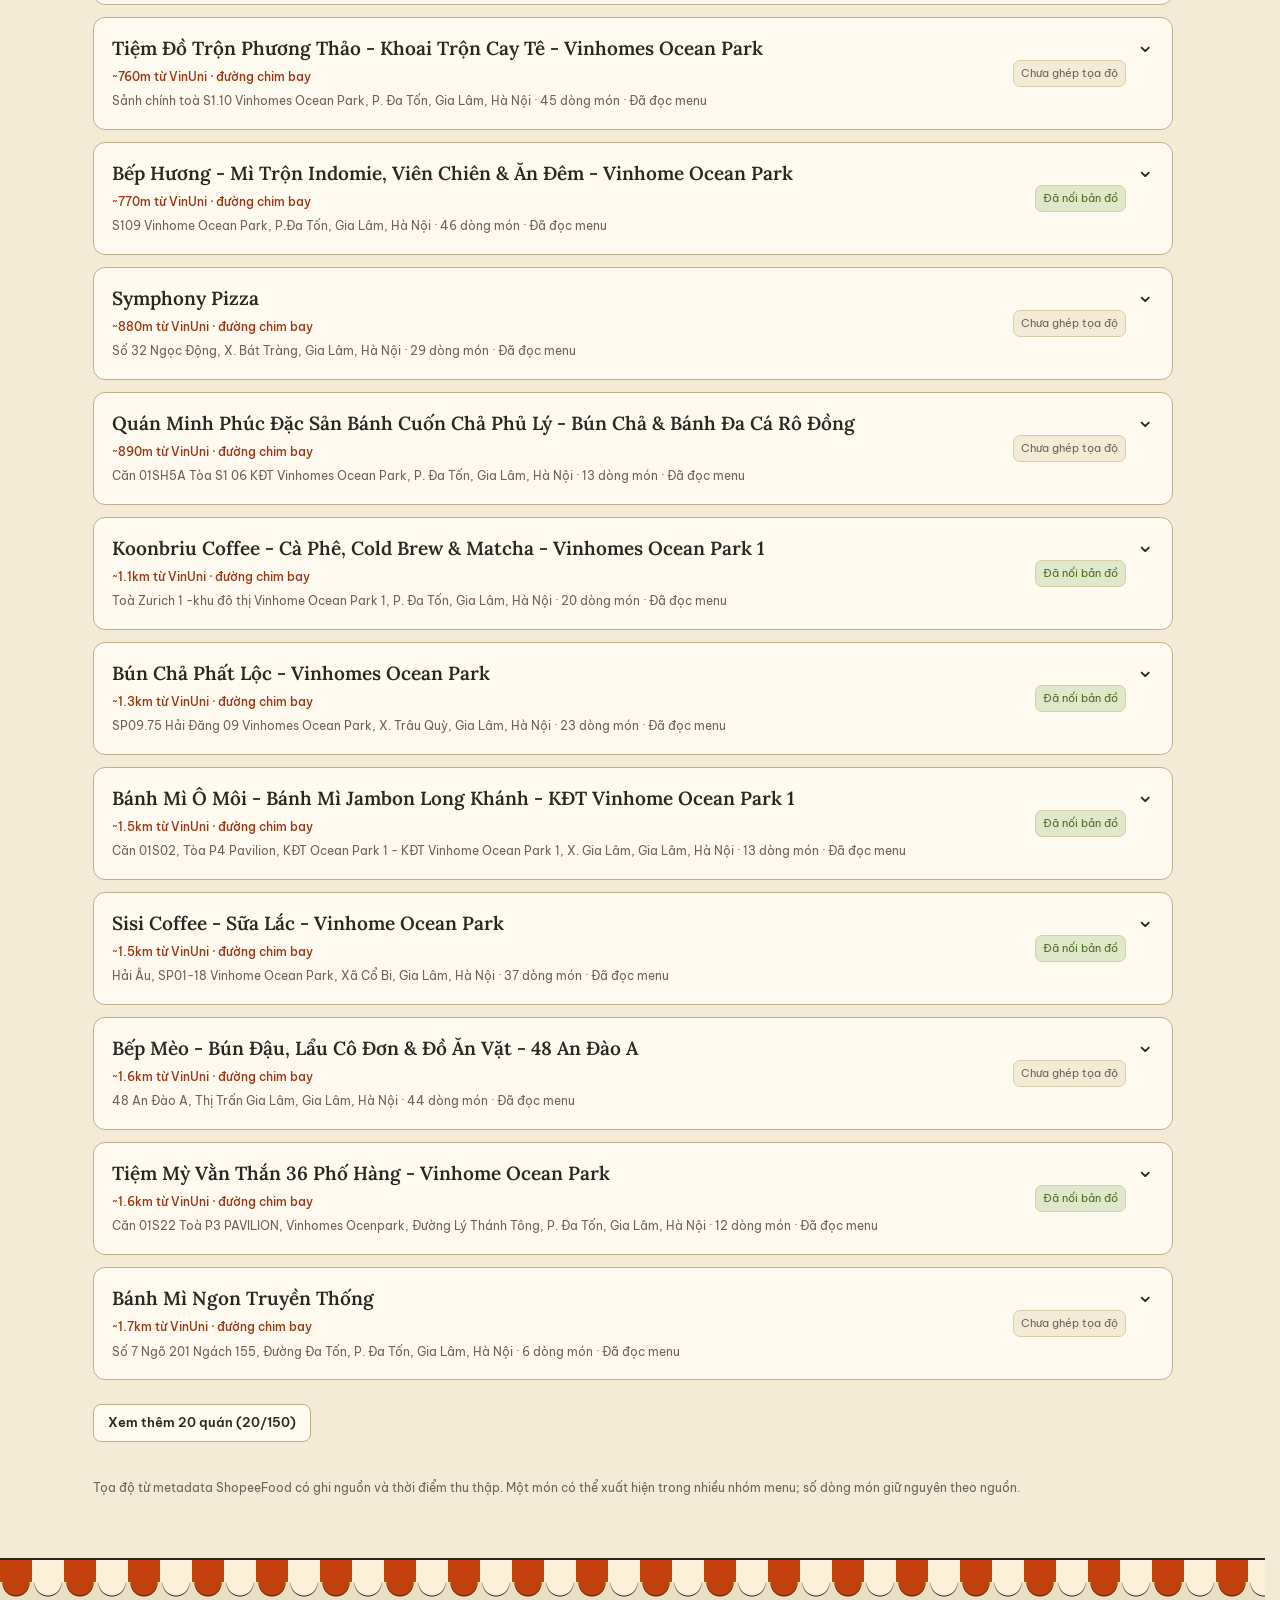
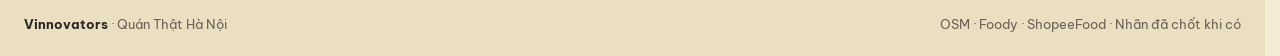
<file: web-demo/menu.html>
<!doctype html>
<html lang="vi">
<head>
  <meta charset="utf-8" />
  <meta name="viewport" content="width=device-width, initial-scale=1" />
  <title>Menu online — Quán Thật Hà Nội</title>
  <meta name="description" content="Tra menu và giá đặt online có nguồn. Quán chưa ghép đúng địa chỉ không được tự đặt ghim lên bản đồ." />
  <link rel="preconnect" href="https://fonts.googleapis.com" />
  <link rel="preconnect" href="https://fonts.gstatic.com" crossorigin />
  <link href="https://fonts.googleapis.com/css2?family=Be+Vietnam+Pro:wght@400;500;600;700&family=Lora:wght@500;600;700&display=swap" rel="stylesheet" />
  <link rel="stylesheet" href="styles.css?v=33" />
  <link rel="stylesheet" href="./header.css?v=5" />
  <link rel="stylesheet" href="./mobile.css?v=2" />
</head>
<body class="menu-page">
  <a class="skip" href="#menuSearch">Bỏ qua tới tìm menu</a>
  <div class="mobile-preview-bar" role="region" aria-label="Chuyển chế độ hiển thị"><span class="mpb-label">Giao diện di động</span><div class="view-switcher" role="group" aria-label="Chuyển giao diện"><button class="vs-btn" type="button" data-view="desktop" aria-pressed="true">Desktop</button><button class="vs-btn" type="button" data-view="mobile" aria-pressed="false">Mobile</button></div></div>
  <div class="catalog-shell app-shell phone-shell">
    <div class="iphone-statusbar" aria-hidden="true">
      <span class="sb-time">9:41</span>
      <span class="sb-island"><i class="sb-cam"></i></span>
      <span class="sb-icons">5G · 100%</span>
    </div>
  <header class="top site-header" data-page="menu">
    <div class="header-inner top-wrap wrap">
      <a href="./landing.html#hero" class="brand" aria-label="Quán Thật Hà Nội — về đầu trang"><svg viewBox="0 0 120 70" aria-hidden="true"><path class="ln f-sand" d="M4 58Q60 -6 116 58z"/><path class="ln thin" d="M30 44 22 58M44 34 40 58M60 28V58M76 34 80 58M90 44 98 58M14 52 106 52M26 42 94 42"/></svg><span>Quán Thật Hà Nội</span></a>
      <nav class="nav site-nav" aria-label="Mục chính">
        <details class="nav-overview">
          <summary>Tổng quan <svg viewBox="0 0 16 16" fill="none" stroke="currentColor" stroke-width="1.7" aria-hidden="true"><path d="m4 6 4 4 4-4"/></svg></summary>
          <div class="overview-links">
            <a href="./landing.html#vi-sao">Vấn đề</a>
            <a href="./landing.html#cach-loc">Cách lựa quán</a>
            <a href="./landing.html#minh-bach">Kết quả &amp; mục tiêu</a>
          </div>
        </details>
        <a href="./index.html?tab=map" data-open-map>Bản đồ</a>
        <a href="./menu.html" aria-current="page">Menu</a>
      </nav>
      <div class="site-actions">
        <a id="menuBack" class="header-map-cta" href="./index.html?tab=map" data-open-map>Mở bản đồ <svg viewBox="0 0 24 24" fill="none" stroke="currentColor" stroke-width="2" aria-hidden="true"><path d="M7 7h10v10M7 17 17 7"/></svg></a>
        <div class="view-switcher header-view-switcher is-compact" role="group" aria-label="Chuyển giao diện Desktop hoặc Mobile">
          <button type="button" class="vs-btn" data-view="desktop" aria-pressed="true" aria-label="Giao diện Desktop" title="Giao diện Desktop"><svg width="14" height="14" viewBox="0 0 24 24" fill="none" stroke="currentColor" stroke-width="1.9" stroke-linecap="round" stroke-linejoin="round" aria-hidden="true"><rect x="2" y="3" width="20" height="14" rx="2"/><path d="M8 21h8M12 17v4"/></svg></button>
          <button type="button" class="vs-btn" data-view="mobile" aria-pressed="false" aria-label="Giao diện Mobile" title="Giao diện Mobile"><svg width="14" height="14" viewBox="0 0 24 24" fill="none" stroke="currentColor" stroke-width="1.9" stroke-linecap="round" stroke-linejoin="round" aria-hidden="true"><rect x="6" y="2" width="12" height="20" rx="2.5"/><path d="M12 18h.01"/></svg></button>
        </div>
      </div>
    </div>
  </header>
  <main class="catalog-main">
    <div class="catalog-intro">
      <p class="catalog-eyebrow">Menu có nguồn · Ocean Park &amp; khu vực lân cận</p>
      <h1>Hôm nay ăn món gì?</h1>
      <p>Tra tên quán, địa chỉ hoặc món ăn. Giá đặt online tại thời điểm thu thập, chưa gồm phí giao và ưu đãi theo đơn; không phải giá tại quán.</p>
      <p class="catalog-distance-note">Mốc khoảng cách: VinUni · đường chim bay, không phải quãng đường giao hàng.</p>
      <p id="catalogScope" class="catalog-scope" hidden></p>
    </div>
    <form class="catalog-search" role="search" onsubmit="return false">
      <label for="menuSearch">Tìm trong menu</label>
      <div><input id="menuSearch" type="search" placeholder="Ví dụ: kem bơ, cơm gà, Bếp Của Nhung…" autocomplete="off" /><button id="menuClear" type="button" hidden>Xoá</button></div>
    </form>
    <label class="sort-control catalog-sort" for="menuSort">Sắp xếp <select id="menuSort"><option value="nearest">Gần VinUni nhất</option><option value="name">Tên quán A–Z</option></select></label>
    <p id="catalogCount" class="catalog-count" role="status" aria-live="polite">Đang tải danh mục…</p>
    <div id="catalogError" class="notice-box" hidden><p>Không tải được danh mục menu. Bạn có thể thử lại hoặc quay về bản đồ.</p><button id="catalogRetry" class="notice-reset" type="button">Thử lại</button></div>
    <section id="catalogStores" aria-label="Danh sách quán có menu online"></section>
    <button id="catalogMore" class="notice-reset catalog-more" type="button" hidden>Xem thêm</button>
    <p class="catalog-footnote">Tọa độ từ metadata ShopeeFood có ghi nguồn và thời điểm thu thập. Một món có thể xuất hiện trong nhiều nhóm menu; số dòng món giữ nguyên theo nguồn.</p>
  </main>
    <footer class="app-foot">
      <div class="awning-bar" aria-hidden="true"></div>
      <div class="scallop-bar" aria-hidden="true"></div>
      <div class="foot-wrap">
        <div><b>Vinnovators</b> · Quán Thật Hà Nội</div>
        <div>OSM · Foody · ShopeeFood · Nhãn đã chốt khi có</div>
      </div>
    </footer>
<nav class="mobile-bottom-nav menu-bottom-nav" aria-label="Điều hướng di động">
  <a class="bnav-btn" href="./landing.html?view=mobile">
    <span class="bnav-ico" aria-hidden="true">
      <svg width="19" height="19" viewBox="0 0 24 24" fill="none" stroke="currentColor" stroke-width="1.85" stroke-linecap="round" stroke-linejoin="round"><path d="m3 10 9-7 9 7"/><path d="M5 10v10a1 1 0 0 0 1 1h12a1 1 0 0 0 1-1V10"/><path d="M9 21v-6h6v6"/></svg>
    </span>
    <span class="bnav-lbl">Trang chủ</span>
  </a>
  <a class="bnav-btn" href="./index.html?view=mobile">
    <span class="bnav-ico" aria-hidden="true">
      <svg width="19" height="19" viewBox="0 0 24 24" fill="none" stroke="currentColor" stroke-width="1.85" stroke-linecap="round" stroke-linejoin="round"><line x1="8" y1="6" x2="21" y2="6"/><line x1="8" y1="12" x2="21" y2="12"/><line x1="8" y1="18" x2="21" y2="18"/><circle cx="3.5" cy="6" r="1"/><circle cx="3.5" cy="12" r="1"/><circle cx="3.5" cy="18" r="1"/></svg>
    </span>
    <span class="bnav-lbl">Danh sách</span>
  </a>
  <a class="bnav-btn" href="./index.html?view=mobile&amp;tab=map">
    <span class="bnav-ico" aria-hidden="true">
      <svg width="19" height="19" viewBox="0 0 24 24" fill="none" stroke="currentColor" stroke-width="1.85" stroke-linecap="round" stroke-linejoin="round"><polygon points="3 6 9 3 15 6 21 3 21 18 15 21 9 18 3 21"/><line x1="9" y1="3" x2="9" y2="18"/><line x1="15" y1="6" x2="15" y2="21"/></svg>
    </span>
    <span class="bnav-lbl">Bản đồ</span>
  </a>
  <a class="bnav-btn bnav-menu is-active" aria-current="page" href="./menu.html?view=mobile">
    <span class="bnav-ico" aria-hidden="true"><svg width="19" height="19" viewBox="0 0 24 24" fill="none" stroke="currentColor" stroke-width="1.85" stroke-linecap="round" stroke-linejoin="round"><path d="M4 3h6a3 3 0 0 1 3 3v15a4 4 0 0 0-4-3H4zM20 3h-4a3 3 0 0 0-3 3M20 3v15h-3a4 4 0 0 0-4 3"/></svg></span>
    <span class="bnav-lbl">Menu</span>
  </a>
  <a class="bnav-btn" href="./index.html?view=mobile&amp;tab=report">
    <span class="bnav-ico" aria-hidden="true">
      <svg width="19" height="19" viewBox="0 0 24 24" fill="none" stroke="currentColor" stroke-width="1.85" stroke-linecap="round" stroke-linejoin="round"><path d="M4 15s1-1 4-1 5 2 8 2 4-1 4-1V3s-1 1-4 1-5-2-8-2-4 1-4 1z"/><line x1="4" x2="4" y1="22" y2="15"/></svg>
    </span>
    <span class="bnav-lbl">Báo sai</span>
  </a>
</nav>
    <div class="iphone-homebar" aria-hidden="true"><span></span></div>
  </div>
  <script src="./header.js?v=1"></script>
  <script src="menu.js?v=5"></script>
</body>
</html>
</file>
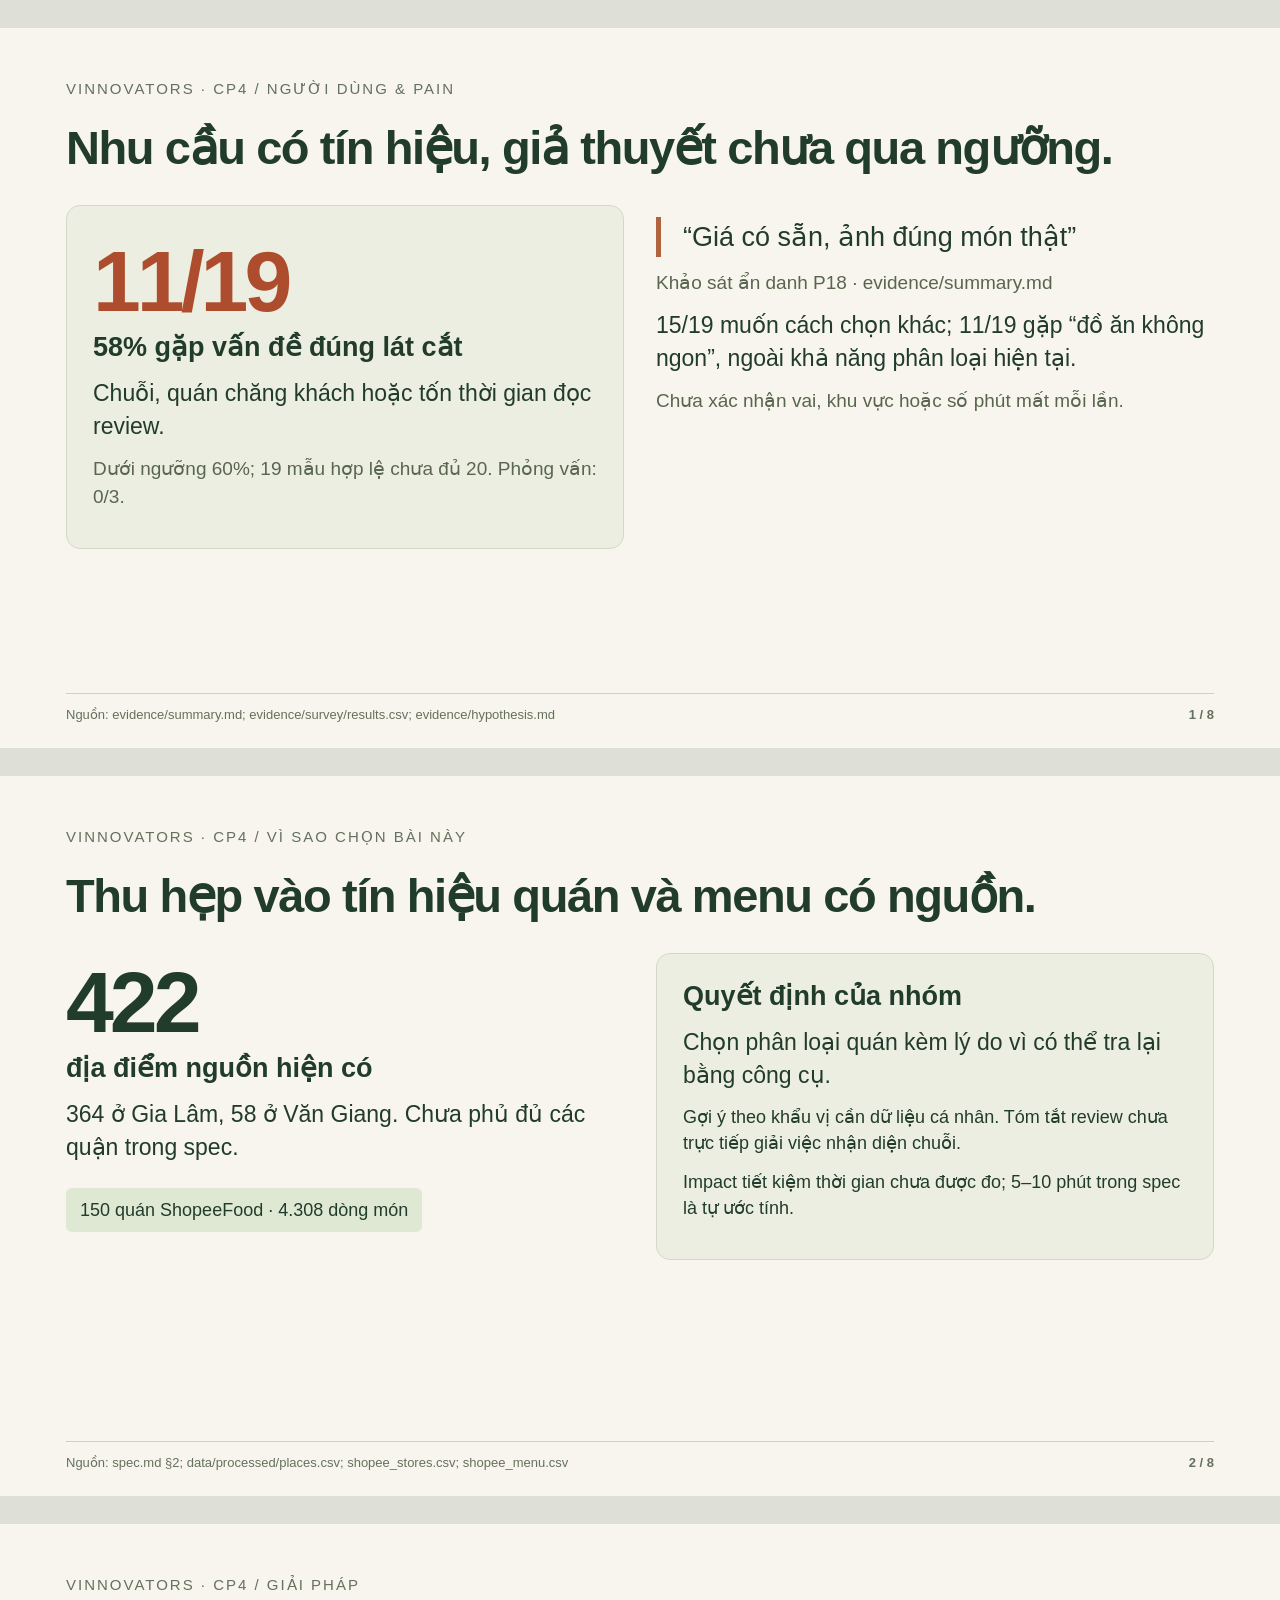
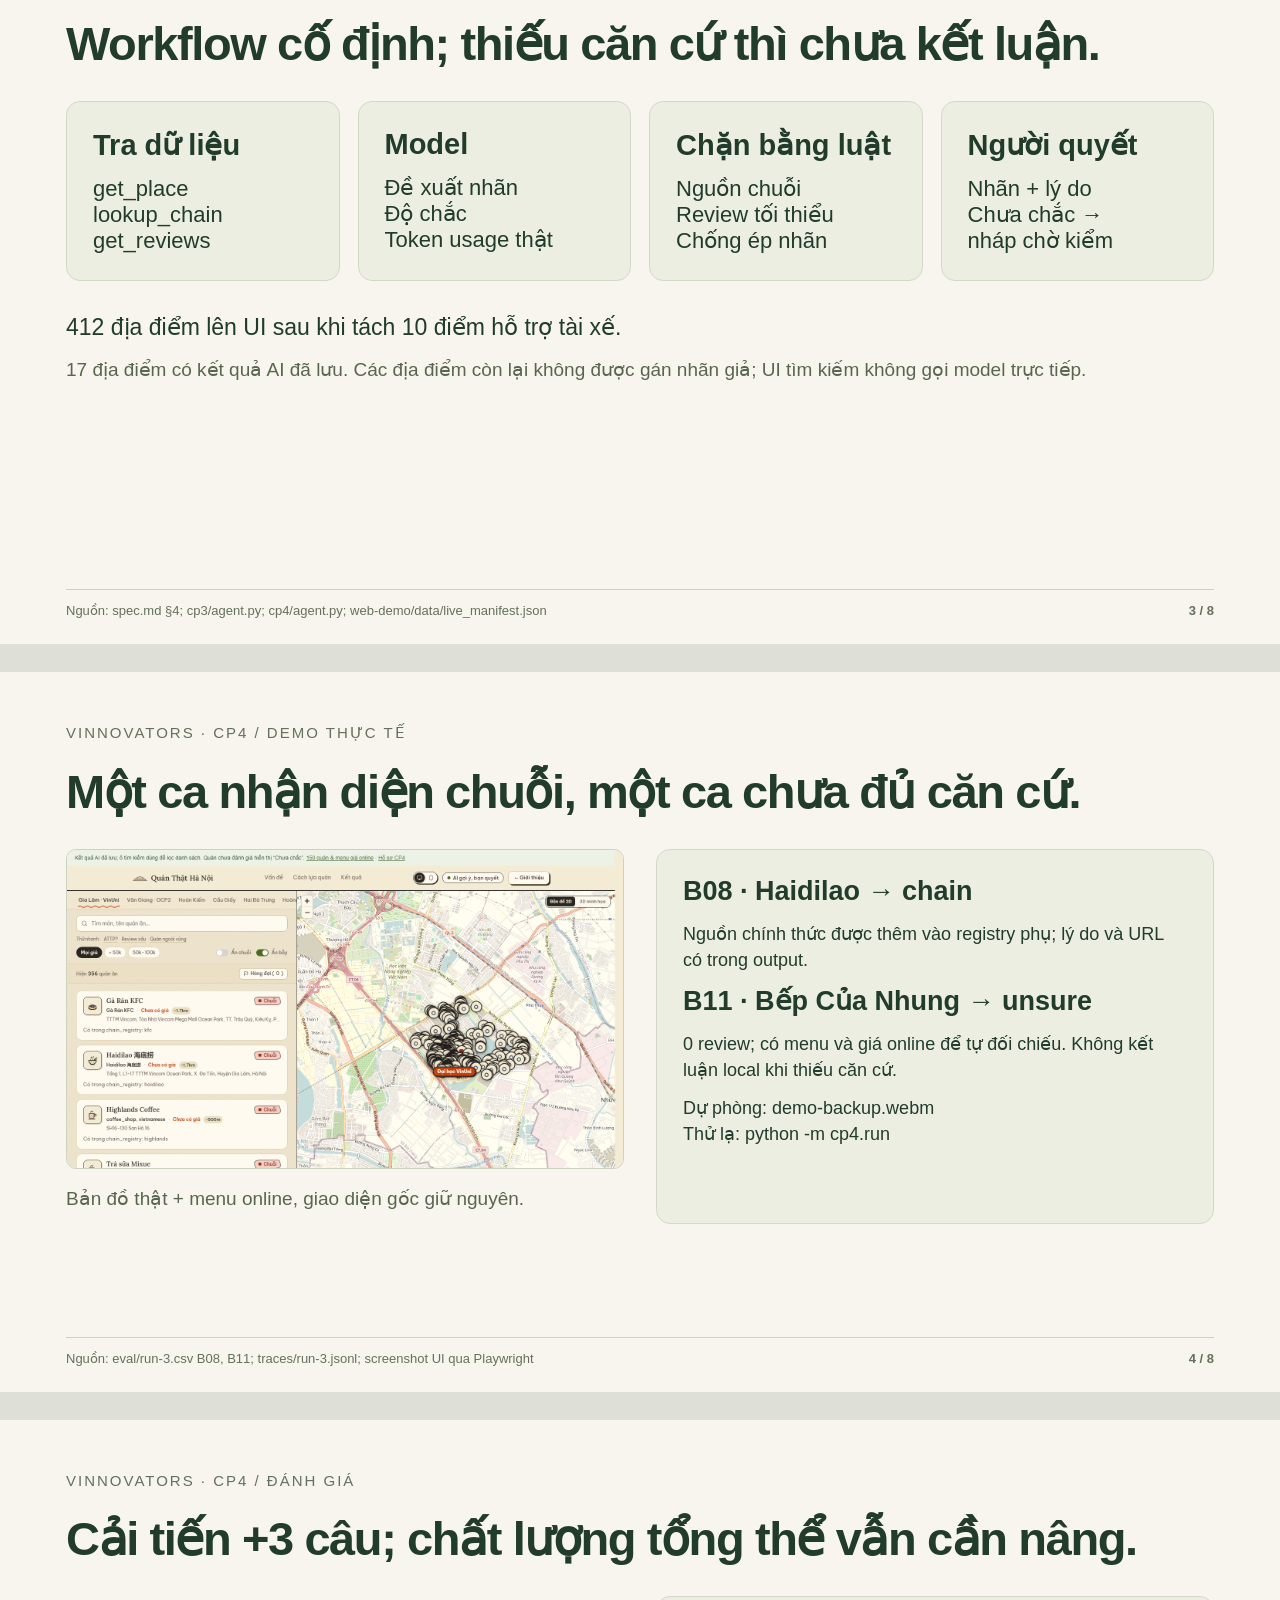
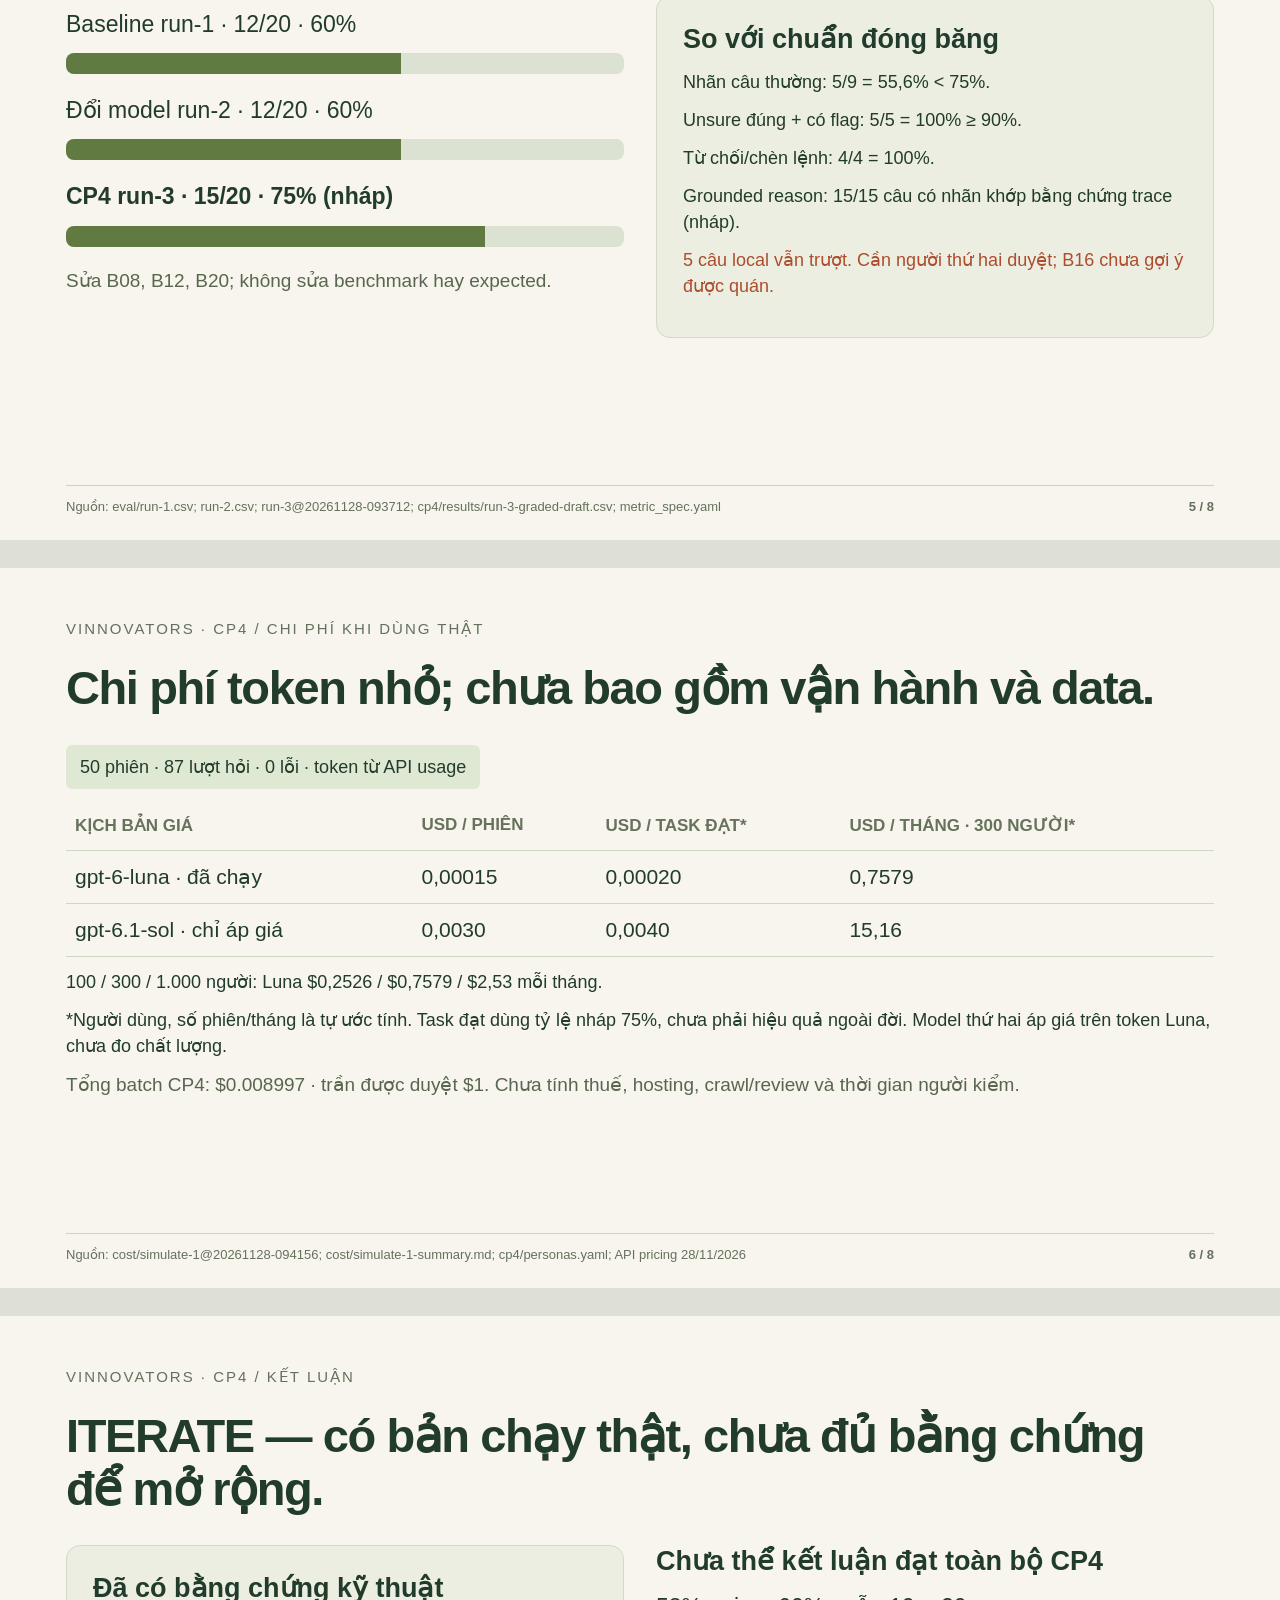
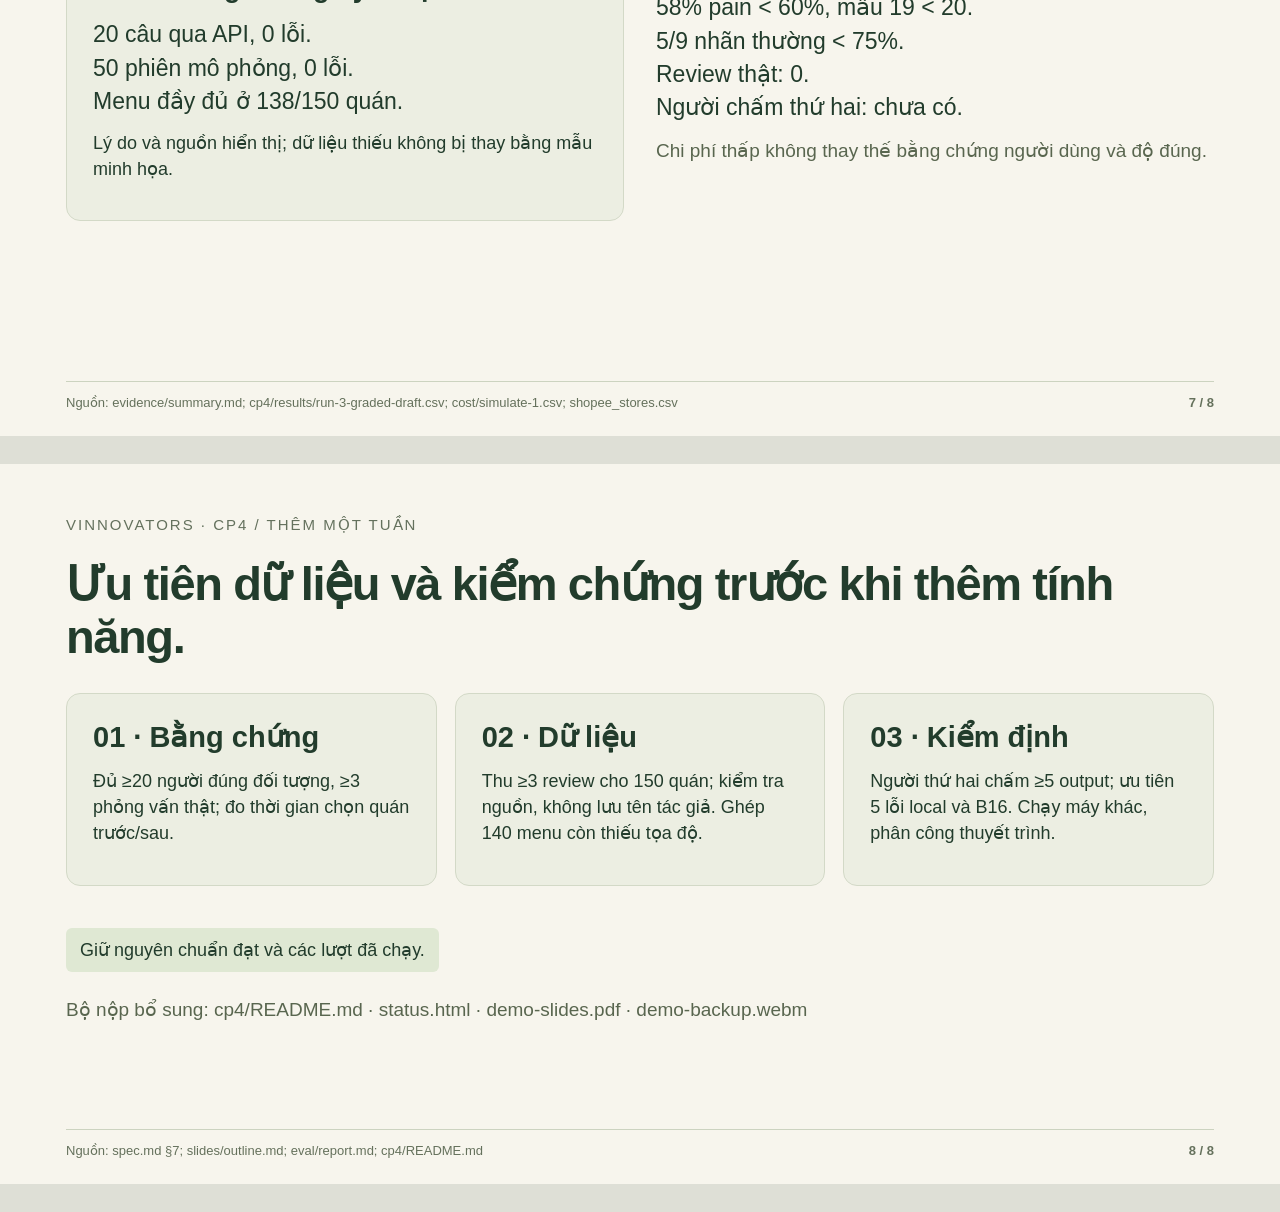
<file: cp4/public/slides.html>
<!doctype html><html lang="vi"><meta charset="utf-8"><title>Vinnovators · CP4</title><style>*{box-sizing:border-box}body{margin:0;background:#dedfd6;color:#223c2c;font-family:Arial,sans-serif}.slide{width:1280px;height:720px;position:relative;background:#f7f5ed;padding:52px 66px;margin:28px auto;overflow:hidden;break-after:page}.eyebrow{font-size:15px;letter-spacing:2px;text-transform:uppercase;color:#64715d}h1{font-size:47px;line-height:1.12;max-width:1100px;margin:24px 0 30px;letter-spacing:-1.4px}h2{font-size:27px;margin:0 0 14px}p,li{font-size:23px;line-height:1.45}p{margin:12px 0}.cols{display:grid;grid-template-columns:1fr 1fr;gap:32px}.box{padding:26px;background:#eceee2;border:1px solid #d3d9c7;border-radius:14px}.big{font-size:86px;font-weight:700;letter-spacing:-4px}.accent{color:#ad4d2d}.sub{font-size:19px;color:#59664f}.footer{position:absolute;left:66px;right:66px;bottom:24px;font-size:13px;color:#65715c;border-top:1px solid #ccd3c0;padding-top:12px;line-height:1.4}.page{float:right;font-weight:bold}.flow{display:flex;gap:18px;align-items:stretch;margin:30px 0}.flow .box{flex:1;font-size:22px}.flow strong{display:block;font-size:29px;margin-bottom:14px}table{border-collapse:collapse;width:100%;font-size:21px}th,td{text-align:left;border-bottom:1px solid #cfd6c4;padding:14px 9px}th{font-size:17px;text-transform:uppercase;color:#66725b}.bar{height:21px;background:#dce2d2;border-radius:8px;overflow:hidden;margin:8px 0 20px}.bar i{display:block;height:100%;background:#607a42}.tag{display:inline-block;background:#dfe8d3;padding:9px 14px;border-radius:6px;font-size:18px}.quote{font-size:27px;line-height:1.5;border-left:5px solid #b0633d;padding-left:22px}.full{max-width:1060px}.small{font-size:18px}.demo{height:320px;width:100%;object-fit:cover;object-position:top;border:1px solid #cbd3c0;border-radius:10px}a{color:#355d30}@page{size:13.333333in 7.5in;margin:0}@media print{body{background:white}.slide{margin:0}}</style><body><section class="slide" id="slide-1"><div class="eyebrow">Vinnovators · CP4 / Người dùng &amp; pain</div><h1>Nhu cầu có tín hiệu, giả thuyết chưa qua ngưỡng.</h1><div class="cols"><div class="box"><div class="big accent">11/19</div><h2>58% gặp vấn đề đúng lát cắt</h2><p>Chuỗi, quán chăng khách hoặc tốn thời gian đọc review.</p><p class="sub">Dưới ngưỡng 60%; 19 mẫu hợp lệ chưa đủ 20. Phỏng vấn: 0/3.</p></div><div><p class="quote">“Giá có sẵn, ảnh đúng món thật”</p><p class="sub">Khảo sát ẩn danh P18 · evidence/summary.md</p><p>15/19 muốn cách chọn khác; 11/19 gặp “đồ ăn không ngon”, ngoài khả năng phân loại hiện tại.</p><p class="sub">Chưa xác nhận vai, khu vực hoặc số phút mất mỗi lần.</p></div></div><footer class="footer"><span class="page">1 / 8</span>Nguồn: evidence/summary.md; evidence/survey/results.csv; evidence/hypothesis.md</footer></section><section class="slide" id="slide-2"><div class="eyebrow">Vinnovators · CP4 / Vì sao chọn bài này</div><h1>Thu hẹp vào tín hiệu quán và menu có nguồn.</h1><div class="cols"><div><div class="big">422</div><h2>địa điểm nguồn hiện có</h2><p>364 ở Gia Lâm, 58 ở Văn Giang. Chưa phủ đủ các quận trong spec.</p><p class="tag">150 quán ShopeeFood · 4.308 dòng món</p></div><div class="box"><h2>Quyết định của nhóm</h2><p>Chọn phân loại quán kèm lý do vì có thể tra lại bằng công cụ.</p><p class="small">Gợi ý theo khẩu vị cần dữ liệu cá nhân. Tóm tắt review chưa trực tiếp giải việc nhận diện chuỗi.</p><p class="small">Impact tiết kiệm thời gian chưa được đo; 5–10 phút trong spec là tự ước tính.</p></div></div><footer class="footer"><span class="page">2 / 8</span>Nguồn: spec.md §2; data/processed/places.csv; shopee_stores.csv; shopee_menu.csv</footer></section><section class="slide" id="slide-3"><div class="eyebrow">Vinnovators · CP4 / Giải pháp</div><h1>Workflow cố định; thiếu căn cứ thì chưa kết luận.</h1><div class="flow"><div class="box"><strong>Tra dữ liệu</strong>get_place<br>lookup_chain<br>get_reviews</div><div class="box"><strong>Model</strong>Đề xuất nhãn<br>Độ chắc<br>Token usage thật</div><div class="box"><strong>Chặn bằng luật</strong>Nguồn chuỗi<br>Review tối thiểu<br>Chống ép nhãn</div><div class="box"><strong>Người quyết</strong>Nhãn + lý do<br>Chưa chắc →<br>nháp chờ kiểm</div></div><p>412 địa điểm lên UI sau khi tách 10 điểm hỗ trợ tài xế.</p><p class="sub">17 địa điểm có kết quả AI đã lưu. Các địa điểm còn lại không được gán nhãn giả; UI tìm kiếm không gọi model trực tiếp.</p><footer class="footer"><span class="page">3 / 8</span>Nguồn: spec.md §4; cp3/agent.py; cp4/agent.py; web-demo/data/live_manifest.json</footer></section><section class="slide" id="slide-4"><div class="eyebrow">Vinnovators · CP4 / Demo thực tế</div><h1>Một ca nhận diện chuỗi, một ca chưa đủ căn cứ.</h1><div class="cols"><div><img class="demo" src="ui-desktop.png" alt="Ảnh chụp UI tích hợp dữ liệu thật"><p class="sub">Bản đồ thật + menu online, giao diện gốc giữ nguyên.</p></div><div class="box"><h2>B08 · Haidilao → chain</h2><p class="small">Nguồn chính thức được thêm vào registry phụ; lý do và URL có trong output.</p><h2>B11 · Bếp Của Nhung → unsure</h2><p class="small">0 review; có menu và giá online để tự đối chiếu. Không kết luận local khi thiếu căn cứ.</p><p class="small">Dự phòng: demo-backup.webm<br>Thử lạ: python -m cp4.run</p></div></div><footer class="footer"><span class="page">4 / 8</span>Nguồn: eval/run-3.csv B08, B11; traces/run-3.jsonl; screenshot UI qua Playwright</footer></section><section class="slide" id="slide-5"><div class="eyebrow">Vinnovators · CP4 / Đánh giá</div><h1>Cải tiến +3 câu; chất lượng tổng thể vẫn cần nâng.</h1><div class="cols"><div><p>Baseline run-1 · 12/20 · 60%</p><div class="bar"><i style="width:60%"></i></div><p>Đổi model run-2 · 12/20 · 60%</p><div class="bar"><i style="width:60%"></i></div><p><b>CP4 run-3 · 15/20 · 75% (nháp)</b></p><div class="bar"><i style="width:75%"></i></div><p class="sub">Sửa B08, B12, B20; không sửa benchmark hay expected.</p></div><div class="box"><h2>So với chuẩn đóng băng</h2><p class="small">Nhãn câu thường: 5/9 = 55,6% &lt; 75%.</p><p class="small">Unsure đúng + có flag: 5/5 = 100% ≥ 90%.</p><p class="small">Từ chối/chèn lệnh: 4/4 = 100%.</p><p class="small">Grounded reason: 15/15 câu có nhãn khớp bằng chứng trace (nháp).</p><p class="small accent">5 câu local vẫn trượt. Cần người thứ hai duyệt; B16 chưa gợi ý được quán.</p></div></div><footer class="footer"><span class="page">5 / 8</span>Nguồn: eval/run-1.csv; run-2.csv; run-3@20261128-093712; cp4/results/run-3-graded-draft.csv; metric_spec.yaml</footer></section><section class="slide" id="slide-6"><div class="eyebrow">Vinnovators · CP4 / Chi phí khi dùng thật</div><h1>Chi phí token nhỏ; chưa bao gồm vận hành và data.</h1><p><span class="tag">50 phiên · 87 lượt hỏi · 0 lỗi · token từ API usage</span></p><table><thead><tr><th>Kịch bản giá</th><th>USD / phiên</th><th>USD / task đạt*</th><th>USD / tháng · 300 người*</th></tr></thead><tbody><tr><td>gpt-6-luna · đã chạy</td><td>0,00015</td><td>0,00020</td><td>0,7579</td></tr><tr><td>gpt-6.1-sol · chỉ áp giá</td><td>0,0030</td><td>0,0040</td><td>15,16</td></tr></tbody></table><p class="small">100 / 300 / 1.000 người: Luna $0,2526 / $0,7579 / $2,53 mỗi tháng.</p><p class="small">*Người dùng, số phiên/tháng là tự ước tính. Task đạt dùng tỷ lệ nháp 75%, chưa phải hiệu quả ngoài đời. Model thứ hai áp giá trên token Luna, chưa đo chất lượng.</p><p class="sub">Tổng batch CP4: $0.008997 · trần được duyệt $1. Chưa tính thuế, hosting, crawl/review và thời gian người kiểm.</p><footer class="footer"><span class="page">6 / 8</span>Nguồn: cost/simulate-1@20261128-094156; cost/simulate-1-summary.md; cp4/personas.yaml; API pricing 28/11/2026</footer></section><section class="slide" id="slide-7"><div class="eyebrow">Vinnovators · CP4 / Kết luận</div><h1>ITERATE — có bản chạy thật, chưa đủ bằng chứng để mở rộng.</h1><div class="cols"><div class="box"><h2>Đã có bằng chứng kỹ thuật</h2><p>20 câu qua API, 0 lỗi.<br>50 phiên mô phỏng, 0 lỗi.<br>Menu đầy đủ ở 138/150 quán.</p><p class="small">Lý do và nguồn hiển thị; dữ liệu thiếu không bị thay bằng mẫu minh họa.</p></div><div><h2>Chưa thể kết luận đạt toàn bộ CP4</h2><p>58% pain &lt; 60%, mẫu 19 &lt; 20.<br>5/9 nhãn thường &lt; 75%.<br>Review thật: 0.<br>Người chấm thứ hai: chưa có.</p><p class="sub">Chi phí thấp không thay thế bằng chứng người dùng và độ đúng.</p></div></div><footer class="footer"><span class="page">7 / 8</span>Nguồn: evidence/summary.md; cp4/results/run-3-graded-draft.csv; cost/simulate-1.csv; shopee_stores.csv</footer></section><section class="slide" id="slide-8"><div class="eyebrow">Vinnovators · CP4 / Thêm một tuần</div><h1>Ưu tiên dữ liệu và kiểm chứng trước khi thêm tính năng.</h1><div class="flow"><div class="box"><strong>01 · Bằng chứng</strong><p class="small">Đủ ≥20 người đúng đối tượng, ≥3 phỏng vấn thật; đo thời gian chọn quán trước/sau.</p></div><div class="box"><strong>02 · Dữ liệu</strong><p class="small">Thu ≥3 review cho 150 quán; kiểm tra nguồn, không lưu tên tác giả. Ghép 140 menu còn thiếu tọa độ.</p></div><div class="box"><strong>03 · Kiểm định</strong><p class="small">Người thứ hai chấm ≥5 output; ưu tiên 5 lỗi local và B16. Chạy máy khác, phân công thuyết trình.</p></div></div><p class="tag">Giữ nguyên chuẩn đạt và các lượt đã chạy.</p><p class="sub">Bộ nộp bổ sung: cp4/README.md · status.html · demo-slides.pdf · demo-backup.webm</p><footer class="footer"><span class="page">8 / 8</span>Nguồn: spec.md §7; slides/outline.md; eval/report.md; cp4/README.md</footer></section></body></html>
</file>
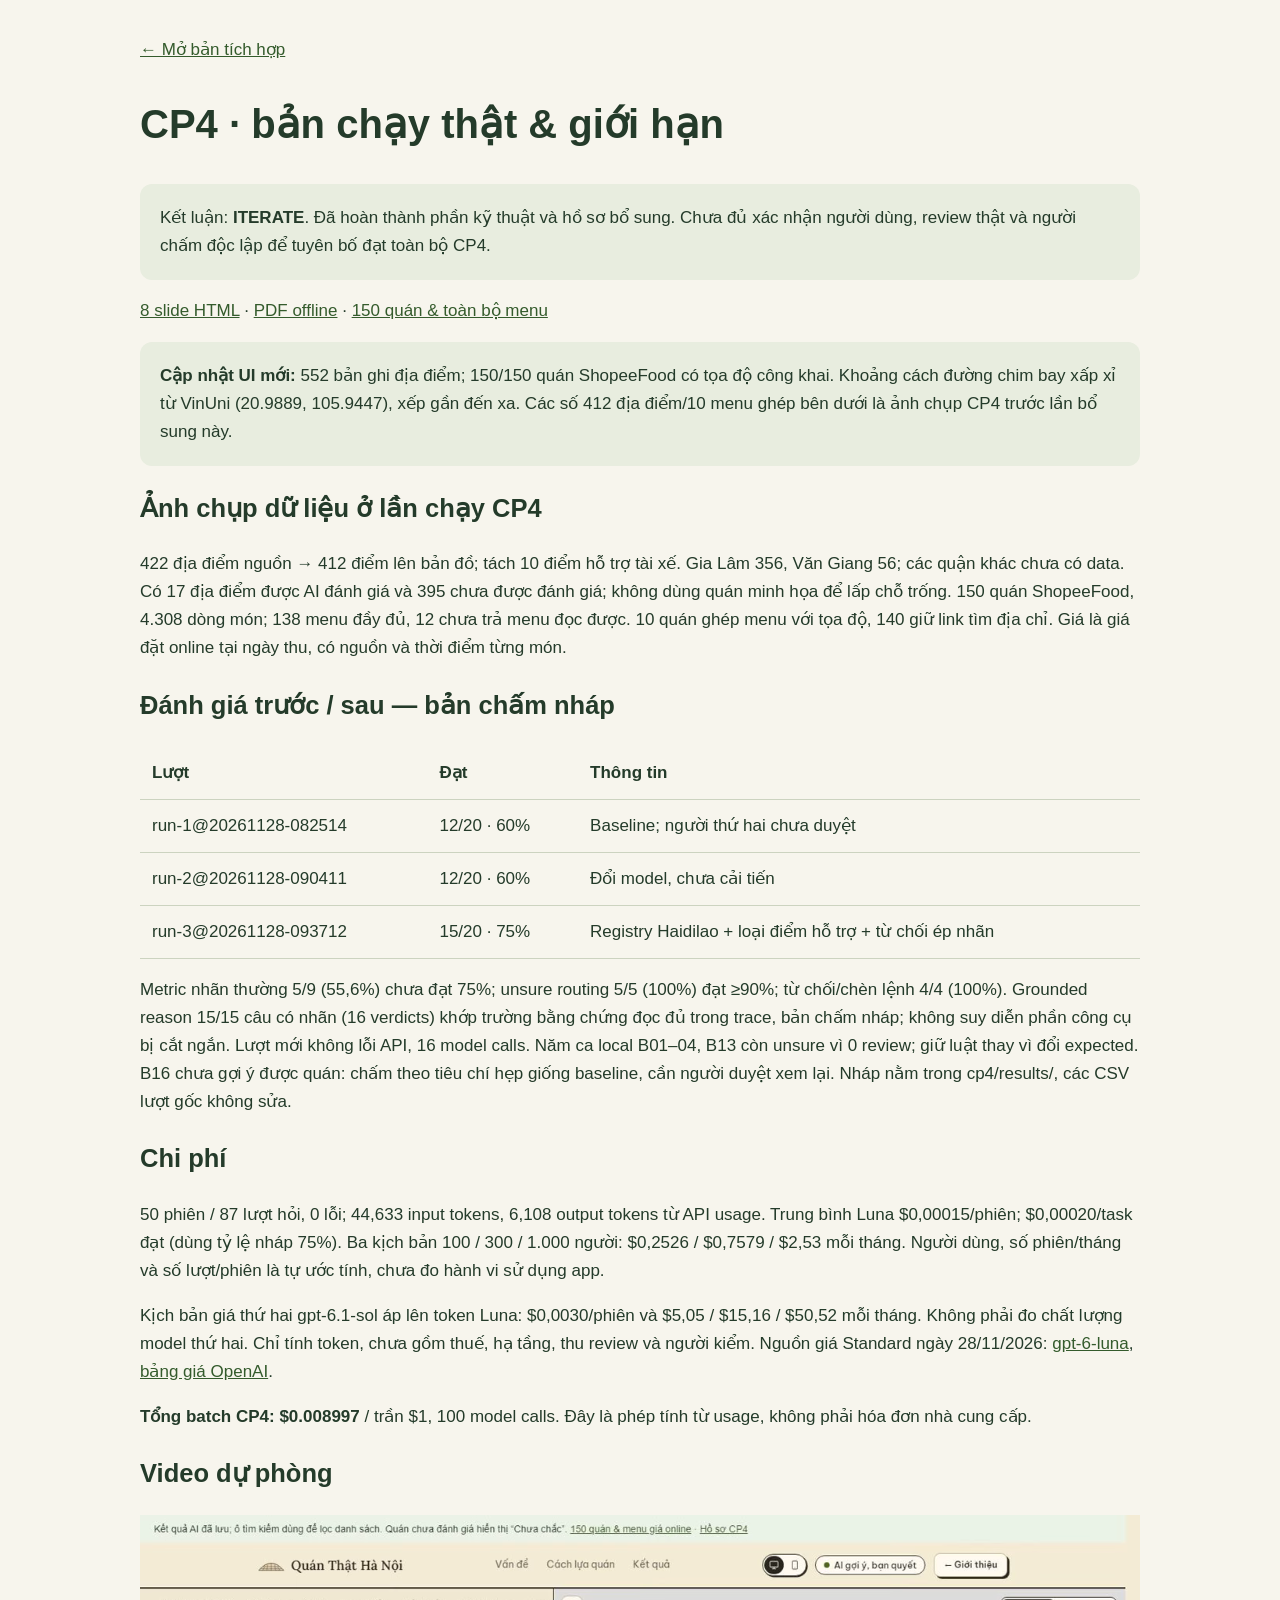
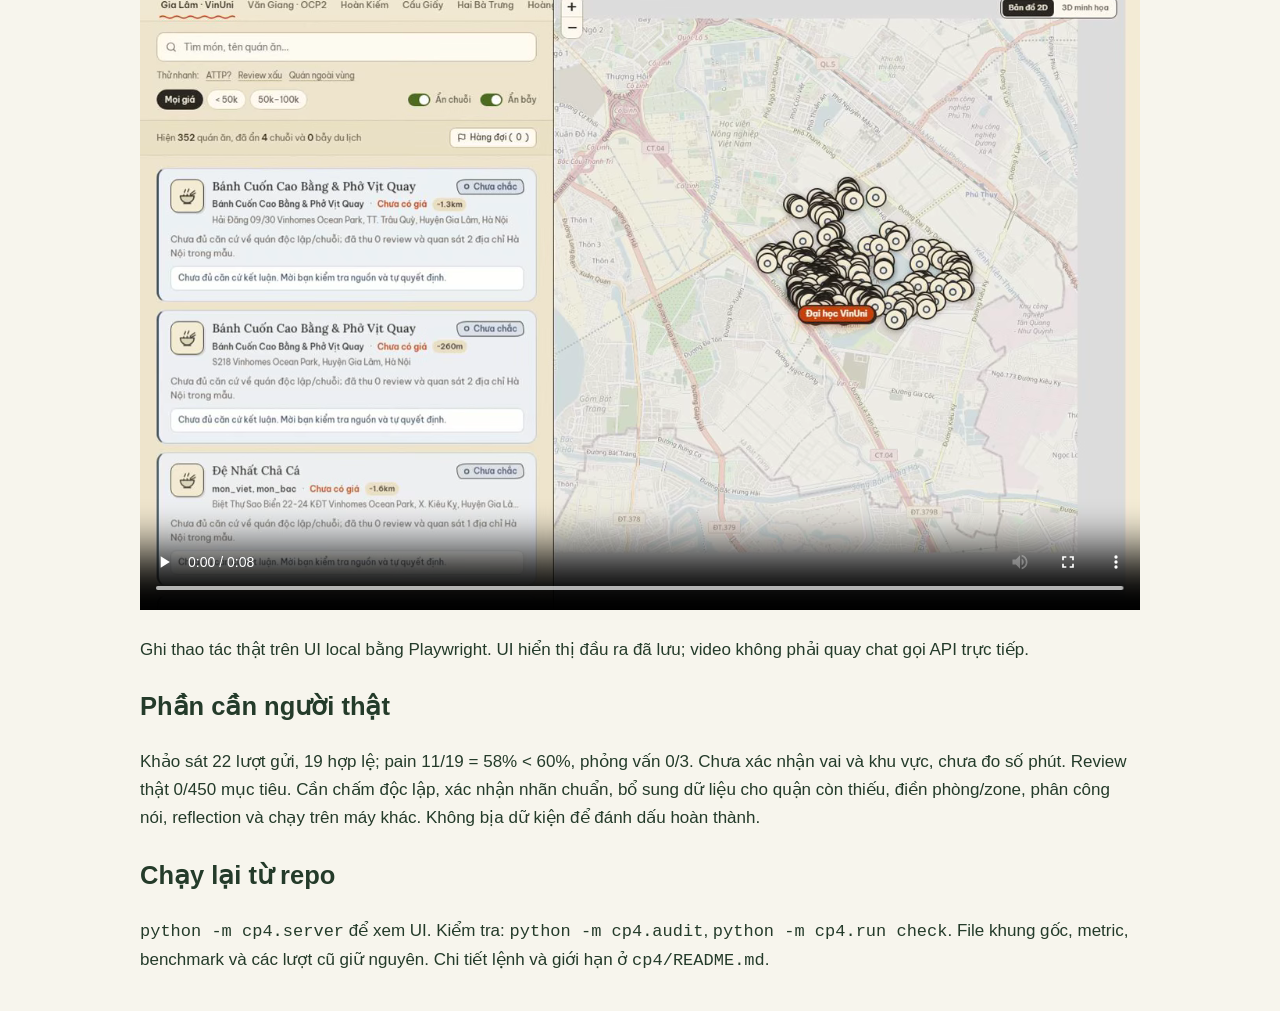
<file: cp4/public/status.html>
<!doctype html><html lang="vi"><meta charset="utf-8"><meta name="viewport" content="width=device-width,initial-scale=1"><title>Hồ sơ CP4</title><style>body{font:17px/1.65 Arial;max-width:1000px;margin:36px auto;padding:0 20px;background:#f7f5ed;color:#243b2a}h1{font-size:40px}table{border-collapse:collapse;width:100%}th,td{padding:12px;border-bottom:1px solid #ccd3c0;text-align:left}a{color:#345b2c}.box{padding:20px;background:#e8eddf;border-radius:12px}video{width:100%}code{overflow-wrap:anywhere}img{max-width:100%}</style><body><a href="/web-demo/live.html">← Mở bản tích hợp</a><h1>CP4 · bản chạy thật & giới hạn</h1><p class="box">Kết luận: <b>ITERATE</b>. Đã hoàn thành phần kỹ thuật và hồ sơ bổ sung. Chưa đủ xác nhận người dùng, review thật và người chấm độc lập để tuyên bố đạt toàn bộ CP4.</p><p><a href="slides.html">8 slide HTML</a> · <a href="demo-slides.pdf">PDF offline</a> · <a href="/web-demo/menu.html">150 quán & toàn bộ menu</a></p>
<aside class="box"><b>Cập nhật UI mới:</b> 552 bản ghi địa điểm; 150/150 quán ShopeeFood có tọa độ công khai. Khoảng cách đường chim bay xấp xỉ từ VinUni (20.9889, 105.9447), xếp gần đến xa. Các số 412 địa điểm/10 menu ghép bên dưới là ảnh chụp CP4 trước lần bổ sung này.</aside><h2>Ảnh chụp dữ liệu ở lần chạy CP4</h2><p>422 địa điểm nguồn → 412 điểm lên bản đồ; tách 10 điểm hỗ trợ tài xế. Gia Lâm 356, Văn Giang 56; các quận khác chưa có data. Có 17 địa điểm được AI đánh giá và 395 chưa được đánh giá; không dùng quán minh họa để lấp chỗ trống. 150 quán ShopeeFood, 4.308 dòng món; 138 menu đầy đủ, 12 chưa trả menu đọc được. 10 quán ghép menu với tọa độ, 140 giữ link tìm địa chỉ. Giá là giá đặt online tại ngày thu, có nguồn và thời điểm từng món.</p>
<h2>Đánh giá trước / sau — bản chấm nháp</h2><table><tr><th>Lượt</th><th>Đạt</th><th>Thông tin</th></tr><tr><td>run-1@20261128-082514</td><td>12/20 · 60%</td><td>Baseline; người thứ hai chưa duyệt</td></tr><tr><td>run-2@20261128-090411</td><td>12/20 · 60%</td><td>Đổi model, chưa cải tiến</td></tr><tr><td>run-3@20261128-093712</td><td>15/20 · 75%</td><td>Registry Haidilao + loại điểm hỗ trợ + từ chối ép nhãn</td></tr></table>
<p>Metric nhãn thường 5/9 (55,6%) chưa đạt 75%; unsure routing 5/5 (100%) đạt ≥90%; từ chối/chèn lệnh 4/4 (100%). Grounded reason 15/15 câu có nhãn (16 verdicts) khớp trường bằng chứng đọc đủ trong trace, bản chấm nháp; không suy diễn phần công cụ bị cắt ngắn. Lượt mới không lỗi API, 16 model calls. Năm ca local B01–04, B13 còn unsure vì 0 review; giữ luật thay vì đổi expected. B16 chưa gợi ý được quán: chấm theo tiêu chí hẹp giống baseline, cần người duyệt xem lại. Nháp nằm trong cp4/results/, các CSV lượt gốc không sửa.</p>
<h2>Chi phí</h2><p>50 phiên / 87 lượt hỏi, 0 lỗi; 44,633 input tokens, 6,108 output tokens từ API usage. Trung bình Luna $0,00015/phiên; $0,00020/task đạt (dùng tỷ lệ nháp 75%). Ba kịch bản 100 / 300 / 1.000 người: $0,2526 / $0,7579 / $2,53 mỗi tháng. Người dùng, số phiên/tháng và số lượt/phiên là tự ước tính, chưa đo hành vi sử dụng app.</p>
<p>Kịch bản giá thứ hai gpt-6.1-sol áp lên token Luna: $0,0030/phiên và $5,05 / $15,16 / $50,52 mỗi tháng. Không phải đo chất lượng model thứ hai. Chỉ tính token, chưa gồm thuế, hạ tầng, thu review và người kiểm. Nguồn giá Standard ngày 28/11/2026: <a href="https://developers.openai.com/api/docs/models/gpt-6-luna">gpt-6-luna</a>, <a href="https://developers.openai.com/api/docs/pricing">bảng giá OpenAI</a>.</p><p><b>Tổng batch CP4: $0.008997</b> / trần $1, 100 model calls. Đây là phép tính từ usage, không phải hóa đơn nhà cung cấp.</p>
<h2>Video dự phòng</h2><video src="demo-backup.webm" controls preload="metadata"></video><p>Ghi thao tác thật trên UI local bằng Playwright. UI hiển thị đầu ra đã lưu; video không phải quay chat gọi API trực tiếp.</p>
<h2>Phần cần người thật</h2><p>Khảo sát 22 lượt gửi, 19 hợp lệ; pain 11/19 = 58% &lt; 60%, phỏng vấn 0/3. Chưa xác nhận vai và khu vực, chưa đo số phút. Review thật 0/450 mục tiêu. Cần chấm độc lập, xác nhận nhãn chuẩn, bổ sung dữ liệu cho quận còn thiếu, điền phòng/zone, phân công nói, reflection và chạy trên máy khác. Không bịa dữ kiện để đánh dấu hoàn thành.</p>
<h2>Chạy lại từ repo</h2><p><code>python -m cp4.server</code> để xem UI. Kiểm tra: <code>python -m cp4.audit</code>, <code>python -m cp4.run check</code>. File khung gốc, metric, benchmark và các lượt cũ giữ nguyên. Chi tiết lệnh và giới hạn ở <code>cp4/README.md</code>.</p></body></html>
</file>
<file: web-demo/landing.css>
/* ==========================================================
   Quán Thật Hà Nội — landing "Nét bút phố cổ"
   Giấy kem, mực nâu đen, mảng màu loang như tranh ký hoạ.
   ========================================================== */
:root {
  --paper: #f4ebd5;
  --paper-2: #ebdfc2;
  --card: #fffaf0;
  --ink: #2a2622;
  --muted: #6b6258;
  --terra: #c2410c;
  --olive: #4d6b1f;
  --mustard: #e0a526;
  --sea: #2f7a5a;
  --slate: #4a5d73;
  --serif: "Lora", Georgia, serif;
  --sans: "Be Vietnam Pro", system-ui, -apple-system, sans-serif;
  --hand: "Patrick Hand", "Be Vietnam Pro", cursive;
  --sketch: 255px 14px 225px 14px / 14px 225px 14px 255px;
  --sketch-s: 14px 6px 12px 7px / 7px 12px 6px 14px;
}

* { box-sizing: border-box; }
html { scroll-behavior: smooth; scrollbar-gutter: stable; }
body {
  margin: 0;
  color: var(--ink);
  font: 400 16px/1.6 var(--sans);
  -webkit-font-smoothing: antialiased;
  overflow-x: hidden;
  background-color: var(--paper);
  /* hạt giấy */
  background-image: url("data:image/svg+xml;utf8,<svg xmlns='http://www.w3.org/2000/svg' width='240' height='240'><filter id='n'><feTurbulence type='fractalNoise' baseFrequency='.85' numOctaves='3' stitchTiles='stitch'/><feColorMatrix values='0 0 0 0 .42  0 0 0 0 .32  0 0 0 0 .18  0 0 0 .2 0'/></filter><rect width='100%' height='100%' filter='url(%23n)'/></svg>");
  padding-bottom: 54px;
}
img { max-width: 100%; display: block; }
a { color: inherit; }
:focus-visible { outline: 3px solid var(--terra); outline-offset: 3px; border-radius: 6px; }
.wrap { max-width: 1120px; margin: 0 auto; padding: 0 20px; }
.sr { position: absolute; width: 1px; height: 1px; overflow: hidden; clip: rect(0 0 0 0); }

/* ---------- nét vẽ dùng chung trong SVG ---------- */
.ln { fill: none; stroke: var(--ink); stroke-width: 2.4; stroke-linecap: round; stroke-linejoin: round; }
.thin { stroke-width: 1.4; }
.f-terra { fill: rgba(194, 65, 12, .38); }
.f-olive { fill: rgba(77, 107, 31, .38); }
.f-mustard { fill: rgba(224, 165, 38, .5); }
.f-sea { fill: rgba(47, 122, 90, .38); }
.f-sand { fill: rgba(214, 180, 120, .45); }
.f-white { fill: rgba(255, 252, 244, .9); }
.f-red { fill: rgba(178, 48, 42, .55); }
.f-slate { fill: rgba(74, 93, 115, .3); }
.f-pink { fill: rgba(224, 112, 140, .6); }
.t-serif { font-family: var(--serif); font-weight: 700; fill: var(--ink); }
.t-hand { font-family: var(--hand); font-weight: 400; }
/* lớp phố: nền đặc để nhà cổ lớp xa không lộ xuyên qua quán */
#street .f-terra { fill: #e1aa89; } #street .f-olive { fill: #b5ba90; } #street .f-mustard { fill: #eac87e; }
#street .f-sea { fill: #a9c0a6; } #street .f-sand { fill: #e6d2ab; } #street .f-white { fill: #fffcf4; }
#street .f-red { fill: #d08477; } #street .f-slate { fill: #c1c0b8; } #street .f-pink { fill: #e8a1a9; }
.tag rect { stroke: var(--ink); stroke-width: 2; }
.tag-local rect { fill: #dfe8c8; }
.tag-local text { fill: var(--olive); }
.tag-chain rect { fill: #f3cfc4; }
.tag-chain text { fill: #9a2f1f; }
.tag-trap rect { fill: #f6e2a0; }
.tag-trap text { fill: #7a5c00; }
.tag-unsure rect { fill: #d9e0ea; }
.tag-unsure text { fill: #3b4c63; }
.tag text { font-family: var(--hand); font-size: 21px; font-weight: 400; }

/* ---------- nút và thẻ ---------- */
.btn {
  display: inline-flex; align-items: center; gap: 8px;
  padding: 11px 22px; border: 2px solid var(--ink); border-radius: var(--sketch);
  background: var(--terra); color: #fff7e8; font: 600 15px/1.2 var(--sans); text-decoration: none;
  box-shadow: 3px 3px 0 var(--ink); transition: transform .15s, box-shadow .15s;
}
.btn:hover { transform: translate(-1px, -1px); box-shadow: 5px 5px 0 var(--ink); }
.btn:active { transform: translate(3px, 3px); box-shadow: 0 0 0 var(--ink); }
.btn-ghost { background: var(--card); color: var(--ink); }
.btn svg { width: 16px; height: 16px; }

.chip {
  display: inline-flex; align-items: center; gap: 6px; padding: 3px 12px;
  border: 1.5px solid var(--ink); border-radius: 999px; background: var(--card);
  font-size: 13px; font-weight: 500;
}
.dot { width: 8px; height: 8px; border-radius: 50%; background: var(--olive); }

/* ---------- header ---------- */
.top {
  position: sticky; top: 0; z-index: 50;
  background: rgba(244, 235, 213, .92); backdrop-filter: blur(6px);
  border-bottom: 2px solid var(--ink);
}
.top .wrap { height: 64px; display: flex; align-items: center; justify-content: space-between; gap: 16px; }
.brand { white-space: nowrap; display: flex; align-items: center; gap: 10px; text-decoration: none; font: 600 19px var(--serif); }
.brand svg { width: 38px; height: 30px; }
.nav { display: none; gap: 26px; font-size: 14px; color: var(--muted); }
.nav a { text-decoration: none; position: relative; white-space: nowrap; }
.nav a::after {
  content: ""; position: absolute; left: 0; right: 0; bottom: -4px; height: 6px;
  background: url("data:image/svg+xml;utf8,<svg xmlns='http://www.w3.org/2000/svg' width='40' height='6'><path d='M0 3 Q5 0 10 3 T20 3 T30 3 T40 3' fill='none' stroke='%23c2410c' stroke-width='1.6' stroke-linecap='round'/></svg>") repeat-x;
  opacity: 0; transition: opacity .2s;
}
.nav a:hover { color: var(--ink); }
.nav a:hover::after { opacity: 1; }
.top-right { display: flex; align-items: center; gap: 12px; }
.top-right .chip { display: none; white-space: nowrap; }
.top-right .btn { white-space: nowrap; padding: 9px 18px; font-size: 14px; }
@media (min-width: 768px) { .nav { display: flex; } }
@media (min-width: 1040px) { .top-right .chip { display: inline-flex; } }

/* ---------- HERO ---------- */
.hero { position: relative; overflow: hidden; }
.hero-copy { position: relative; z-index: 3; display: grid; gap: 24px; align-items: end; padding-top: 28px; padding-bottom: 8px; }
@media (min-width: 900px) { .hero-copy { grid-template-columns: 1fr auto; } }
.chips { display: flex; flex-wrap: wrap; gap: 8px; margin-bottom: 18px; }
h1 {
  margin: 0; font: 600 clamp(38px, 6vw, 64px)/1.1 var(--serif); letter-spacing: -.01em;
}
h1 em { display: block; margin-top: 8px; font-weight: 400; font-style: italic; color: var(--muted); font-size: .66em; }
.scribble { position: relative; white-space: nowrap; }
.scribble::after {
  content: ""; position: absolute; left: -2%; right: -2%; bottom: -10px; height: 14px;
  background: url("data:image/svg+xml;utf8,<svg xmlns='http://www.w3.org/2000/svg' width='200' height='14' preserveAspectRatio='none' viewBox='0 0 200 14'><path d='M2 9 C30 2 50 12 80 6 S140 2 198 8' fill='none' stroke='%23c2410c' stroke-width='4' stroke-linecap='round'/></svg>") no-repeat center / 100% 100%;
}
.hero-aside { display: grid; gap: 14px; justify-items: start; max-width: 340px; }
@media (min-width: 900px) { .hero-aside { justify-items: end; text-align: right; } }
.hero-aside p { margin: 0; font-size: 15px; color: var(--muted); }
.hero-aside b { color: var(--ink); }

.wires, .leaves { position: absolute; inset: 0; pointer-events: none; }
.leaf { position: absolute; top: -40px; width: 26px; opacity: .9;
  animation: leaf var(--d, 14s) linear var(--delay, 0s) infinite; animation-play-state: var(--ps, running); }
.leaf svg { width: 100%; animation: spin 4s ease-in-out infinite alternate; animation-play-state: var(--ps, running); }
.leaf:nth-child(1) { left: 6%;  --d: 15s; --delay: -2s; }
.leaf:nth-child(2) { left: 22%; --d: 19s; --delay: -9s; width: 20px; }
.leaf:nth-child(3) { left: 41%; --d: 16s; --delay: -5s; }
.leaf:nth-child(4) { left: 58%; --d: 21s; --delay: -13s; width: 22px; }
.leaf:nth-child(5) { left: 73%; --d: 17s; --delay: -7s; }
.leaf:nth-child(6) { left: 88%; --d: 20s; --delay: -1s; width: 18px; }
@keyframes leaf {
  0% { transform: translate(0, 0); }
  25% { transform: translate(40px, 150px); }
  50% { transform: translate(-30px, 300px); }
  75% { transform: translate(35px, 450px); }
  100% { transform: translate(-10px, 640px); }
}
@keyframes spin { from { transform: rotate(-40deg); } to { transform: rotate(50deg); } }

/* sân khấu phố — gọn thanh thoát trên Desktop để hiện cả tiêu đề Hero trong 1 màn hình */
.scene {
  position: relative; margin-top: 0; height: clamp(200px, 23vw, 290px);
  border-bottom: 2px solid var(--ink); overflow: hidden;
  background: linear-gradient(#f7e4b8 0%, #f4ebd5 70%);
}
.scene:hover, .scene:focus-within, .scene.is-paused { --ps: paused; }
.sun {
  position: absolute; right: 12%; top: 9%; width: clamp(46px, 6vw, 76px); aspect-ratio: 1;
  border-radius: 50%; background: rgba(224, 165, 38, .55); border: 2px solid var(--ink);
  box-shadow: 0 0 0 8px rgba(224, 165, 38, .18), 0 0 0 9px rgba(42, 38, 34, .25);
}
.cloud { position: absolute; width: 120px; opacity: .85; animation: cloud var(--d, 70s) linear infinite; animation-play-state: var(--ps, running); }
.cloud:nth-of-type(1) { top: 12%; left: -10%; --d: 80s; }
.cloud:nth-of-type(2) { top: 28%; left: -30%; --d: 110s; width: 90px; animation-delay: -40s; }
@keyframes cloud { to { transform: translateX(130vw); } }

.lane {
  position: absolute; inset: 0; display: flex; width: max-content; will-change: transform;
  animation: lane var(--dur, 60s) linear infinite; animation-play-state: var(--ps, running);
}
.lane svg { height: 100%; width: auto; aspect-ratio: 1600 / 360; flex: none; filter: url(#rough); }
.lane-far { --dur: 150s; opacity: .62; }
.lane-far svg { filter: url(#rough); }
.lane-mid { --dur: 70s; }
@keyframes lane { to { transform: translateX(-50%); } }

.steam { stroke: var(--muted); stroke-width: 2; fill: none; stroke-linecap: round; opacity: .55;
  animation: steam 3.2s ease-in-out infinite; animation-play-state: var(--ps, running); }
.steam:nth-of-type(2) { animation-delay: -1s; }
.steam:nth-of-type(3) { animation-delay: -2s; }
@keyframes steam { 0% { transform: translateY(8px); opacity: 0; } 40% { opacity: .6; } 100% { transform: translateY(-16px); opacity: 0; } }
.flame { transform-box: fill-box; transform-origin: 50% 100%; animation: flame .5s ease-in-out infinite alternate; animation-play-state: var(--ps, running); }
@keyframes flame { from { transform: scaleY(.8) rotate(-4deg); } to { transform: scaleY(1.15) rotate(4deg); } }

/* người gánh hàng rong */
.walker { overflow: visible; }
.hero-walker { position: absolute; left: 50%; bottom: 7%; width: clamp(96px, 11vw, 138px); margin-left: calc(clamp(96px, 11vw, 138px) / -2); z-index: 4; }
.wk-body { animation: bob .55s ease-in-out infinite alternate; animation-play-state: var(--ps, running); }
.wk-pole { transform-origin: 85px 70px; animation: swing 1.1s ease-in-out infinite alternate; animation-play-state: var(--ps, running); }
.leg { transform-origin: 85px 112px; animation: step .55s ease-in-out infinite alternate; animation-play-state: var(--ps, running); }
.leg.b { animation-direction: alternate-reverse; }
@keyframes bob { to { transform: translateY(-3px); } }
@keyframes swing { from { transform: rotate(-2.2deg); } to { transform: rotate(2.2deg); } }
@keyframes step { from { transform: rotate(-24deg); } to { transform: rotate(24deg); } }

/* xe đạp chở hoa chạy ngang */
.bike { position: absolute; bottom: 6%; left: 100%; width: clamp(76px, 8.5vw, 112px); z-index: 5;
  animation: bike 24s linear 3s infinite; animation-play-state: var(--ps, running); }
.bike svg { transform: scaleX(-1); overflow: visible; }
.wheel { transform-box: fill-box; transform-origin: 50% 50%; animation: roll 1s linear infinite; animation-play-state: var(--ps, running); }
@keyframes bike { to { transform: translateX(calc(-100vw - 220px)); } }
@keyframes roll { to { transform: rotate(360deg); } }

.scene-note { position: absolute; left: 14px; bottom: 8px; z-index: 6; font: 400 15px var(--hand); color: var(--ink);
  background: rgba(255, 250, 240, .85); border: 1.5px solid var(--ink); border-radius: var(--sketch-s); padding: 0 10px; }
.scene-note .note-mobile { display: none; }

/* ---------- khối chung ---------- */
section { position: relative; }
.sec { padding: 84px 0; }
.eyebrow { font: 400 23px/1.1 var(--hand); color: var(--terra); margin: 0 0 8px; }
h2 { margin: 0; font: 600 clamp(28px, 4vw, 42px)/1.18 var(--serif); }
.divider { display: block; width: min(420px, 80%); margin: 0 auto; }
.divider .ln { stroke-width: 2; }

.reveal { transition: opacity .8s cubic-bezier(.22, 1, .36, 1), transform .8s cubic-bezier(.22, 1, .36, 1); }
.js .reveal { opacity: 0; transform: translateY(24px); }
.js .reveal.in { opacity: 1; transform: none; }

/* ảnh dán băng keo */
.polaroid {
  position: relative; margin: 0; background: #fffdf6; padding: 12px 12px 18px; border: 2px solid var(--ink);
  box-shadow: 6px 7px 0 rgba(42, 38, 34, .16); transform: rotate(var(--rot, -2deg)); transition: transform .35s;
}
.polaroid:hover { transform: rotate(0) scale(1.015); }
.polaroid::before {
  content: ""; position: absolute; top: -14px; left: 50%; width: 96px; height: 26px; margin-left: -48px;
  background: rgba(224, 165, 38, .55); border: 1px dashed rgba(42, 38, 34, .3); transform: rotate(3deg);
}
.polaroid img { width: 100%; aspect-ratio: 4 / 3; object-fit: cover; border: 1.5px solid var(--ink); filter: sepia(.18) saturate(1.05); }
.polaroid-frame { overflow: hidden; border: 1.5px solid var(--ink); }
.polaroid-frame img { border: 0; }
.polaroid figcaption { margin-top: 12px; font: 400 20px/1.15 var(--hand); color: var(--muted); }
.stickers { position: absolute; z-index: 2; display: flex; flex-wrap: wrap; gap: 8px; }

/* 01 — thẻ quán minh hoạ */
.demo { display: grid; gap: 40px; align-items: center; }
@media (min-width: 900px) { .demo { grid-template-columns: 1.15fr 1fr; } }
.verdict {
  background: var(--card); border: 2px solid var(--ink); border-radius: var(--sketch-s); padding: 18px 20px;
  box-shadow: 4px 4px 0 var(--ink); position: relative;
}
.verdict h3 { margin: 6px 0 2px; font: 600 22px var(--serif); }
.verdict small { font-weight: 400; color: var(--muted); font-size: 13px; }
.verdict p { margin: 6px 0 14px; color: var(--muted); font-size: 14px; }
.verdict .row { display: flex; flex-wrap: wrap; gap: 8px; align-items: center; justify-content: space-between; }
.price { font: 400 20px var(--hand); color: var(--terra); }
.note { font: 400 20px/1.15 var(--hand); color: var(--terra); display: flex; align-items: center; gap: 6px; margin-top: 14px; }
.note svg { width: 56px; height: 34px; flex: none; }

/* 02 — vì sao */
.why { display: grid; gap: 52px; align-items: center; }
@media (min-width: 900px) { .why { grid-template-columns: 1fr 1fr; gap: 72px; } }
.why-img { --rot: 2deg; }
.why-img .stickers { right: -10px; bottom: 26px; }
.stamp-note {
  position: absolute; right: -8px; bottom: 28px; background: var(--card); border: 2px solid var(--ink); border-radius: var(--sketch-s);
  padding: 8px 14px; font: 400 19px/1.15 var(--hand); transform: rotate(-3deg); box-shadow: 3px 3px 0 var(--ink);
}
.stamp-note b { color: var(--terra); }
.points { display: grid; gap: 18px; margin-top: 28px; }
.point { display: flex; gap: 14px; align-items: flex-start; padding-bottom: 16px; border-bottom: 2px dashed rgba(42, 38, 34, .3); }
.point:last-child { border: 0; }
.ico { flex: none; width: 42px; height: 42px; display: grid; place-items: center; background: var(--card); border: 2px solid var(--ink); border-radius: var(--sketch-s); color: var(--terra); }
.ico svg { width: 20px; height: 20px; }
.point b { display: block; font-size: 15px; }
.point span { font-size: 14px; color: var(--muted); }

/* 03 — bốn bảng hiệu */
.band { background: var(--paper-2); border-block: 2px solid var(--ink); }
.band::before, .band::after { content: ""; position: absolute; left: 0; right: 0; height: 8px;
  background: repeating-linear-gradient(90deg, var(--ink) 0 14px, transparent 14px 22px); opacity: .18; }
.band::before { top: 6px; } .band::after { bottom: 6px; }
.sec-head { display: flex; flex-wrap: wrap; justify-content: space-between; align-items: flex-end; gap: 12px; margin-bottom: 52px; }
.sign-grid { display: grid; gap: 36px 20px; align-items: stretch; }
@media (min-width: 900px) { .sign-grid { grid-template-columns: 5fr 7fr; gap: 28px; } }
.signs { display: grid; gap: 34px 18px; padding-top: 26px; }
@media (min-width: 560px) { .signs { grid-template-columns: 1fr 1fr; } }
.sign {
  position: relative; padding: 20px 18px; background: var(--card); border: 2px solid var(--ink); border-radius: var(--sketch-s);
  box-shadow: 4px 5px 0 rgba(42, 38, 34, .85); transform-origin: 50% -26px;
  animation: sway 5.5s ease-in-out var(--dl, 0s) infinite alternate; animation-play-state: var(--ps, running);
}
.sign::before {
  content: ""; position: absolute; left: 16%; right: 16%; top: -28px; height: 28px;
  background: linear-gradient(var(--ink), var(--ink)) left / 2px 100% no-repeat, linear-gradient(var(--ink), var(--ink)) right / 2px 100% no-repeat;
}
.sign::after { content: ""; position: absolute; top: -33px; left: 50%; margin-left: -6px; width: 12px; height: 12px;
  border-radius: 50%; border: 2px solid var(--ink); background: var(--mustard); }
.sign:nth-child(2) { --dl: -1.2s; } .sign:nth-child(3) { --dl: -2.4s; } .sign:nth-child(4) { --dl: -3.6s; }
@keyframes sway { from { transform: rotate(-1.4deg); } to { transform: rotate(1.4deg); } }
.sign .tg { display: inline-block; padding: 2px 12px; border: 1.5px solid var(--ink); border-radius: 999px; font: 400 18px/1.2 var(--hand); }
.sign .tg.local { background: #dfe8c8; color: var(--olive); }
.sign .tg.chain { background: #f3cfc4; color: #9a2f1f; }
.sign .tg.trap { background: #f6e2a0; color: #7a5c00; }
.sign .tg.unsure { background: #d9e0ea; color: #3b4c63; }
.sign.unsure { border-style: solid; background: #f2f5f9; }
.sign strong { display: block; margin-top: 12px; font: 600 24px/1.15 var(--serif); }
.sign span { display: block; margin-top: 4px; font-size: 13px; color: var(--muted); }
.promise { grid-column: 1 / -1; display: flex; flex-wrap: wrap; gap: 10px 22px; justify-content: space-between; padding: 14px 18px;
  border: 2px dashed var(--ink); border-radius: var(--sketch-s); font-size: 13px; background: rgba(255, 250, 240, .6); }
.promise b { font-weight: 600; }
.pho-img { --rot: -2.5deg; height: 100%; display: flex; flex-direction: column; }
.pho-img img { flex: 1; min-height: 240px; aspect-ratio: auto; }

/* 04 — dấu mộc */
.stamps { display: grid; grid-template-columns: repeat(2, 1fr); gap: 28px 18px; justify-items: center; margin-top: 12px; }
@media (min-width: 860px) { .stamps { grid-template-columns: repeat(4, 1fr); } }
.stamp {
  width: min(100%, 230px); aspect-ratio: 1; border-radius: 50%; display: grid; place-content: center; text-align: center; padding: 18px;
  color: var(--c, var(--terra)); border: 3px double var(--c, var(--terra)); transform: rotate(var(--r, -5deg));
  background: radial-gradient(circle, transparent 60%, color-mix(in srgb, var(--c, var(--terra)) 7%, transparent) 100%);
  mix-blend-mode: multiply;
}
.stamp .n { font: 700 clamp(34px, 5vw, 50px)/1 var(--serif); font-variant-numeric: tabular-nums; }
.stamp b { display: block; margin-top: 6px; font-size: 14px; line-height: 1.3; color: var(--ink); }
.stamp > span { font-size: 12px; color: var(--muted); line-height: 1.35; display: block; margin-top: 2px; }
.stamp:nth-child(1) { --c: var(--slate); --r: -6deg; }
.stamp:nth-child(2) { --c: var(--terra); --r: 4deg; }
.stamp:nth-child(3) { --c: var(--olive); --r: -3deg; }
.stamp:nth-child(4) { --c: #9a2f1f; --r: 6deg; }

/* chân trang: cửa hàng cuối phố */
.foot { position: relative; background: var(--paper-2); border-top: 2px solid var(--ink); overflow: hidden; padding-top: 70px; }
.foot-sky { position: absolute; left: 0; right: 0; bottom: 0; width: 100%; height: 200px; opacity: .5; filter: url(#rough); }
.shop { position: relative; z-index: 2; display: block; text-decoration: none; margin-top: 34px; }
.awning { height: 52px; border: 2px solid var(--ink); border-bottom: 0; border-radius: 12px 12px 0 0;
  background: repeating-linear-gradient(90deg, var(--terra) 0 32px, #fbf1da 32px 64px); }
.scallop { height: 20px; margin-bottom: -2px;
  background: radial-gradient(circle at 16px 0, var(--terra) 15px, transparent 16px), radial-gradient(circle at 48px 0, #fbf1da 15px, transparent 16px);
  background-size: 64px 20px; background-repeat: repeat-x; filter: drop-shadow(0 1px 0 var(--ink)); }
.shop-door {
  display: flex; flex-wrap: wrap; align-items: center; justify-content: space-between; gap: 22px; padding: 32px 30px 36px;
  background: var(--card); border: 2px solid var(--ink); border-top: 0; border-radius: 0 0 14px 14px; transition: background .2s;
}
.shop:hover .shop-door { background: #fff3d6; }
.shop small { font: 400 20px var(--hand); color: var(--muted); }
.shop h3 { margin: 0; font: 600 clamp(24px, 4vw, 38px)/1.15 var(--serif); }
.shop .go { width: 60px; height: 60px; border-radius: 50%; border: 2px solid var(--ink); background: var(--mustard); display: grid; place-items: center; box-shadow: 3px 3px 0 var(--ink); transition: transform .2s; }
.shop:hover .go { transform: translateX(6px) rotate(-8deg); }
.shop .go svg { width: 24px; height: 24px; }
.credits { position: relative; z-index: 2; display: flex; flex-wrap: wrap; justify-content: space-between; gap: 10px; padding: 36px 0 210px; font-size: 13px; color: var(--muted); }
.credits b { color: var(--ink); }

/* người gánh đi theo thanh cuộn */
.rail { position: fixed; left: 0; right: 0; bottom: 0; height: 54px; z-index: 60; pointer-events: none; --ps: paused; }
.rail.walking { --ps: running; }
.rail::before { content: ""; position: absolute; left: 0; right: 0; bottom: 6px; border-top: 2px dashed rgba(42, 38, 34, .55); }
.rail .walker { position: absolute; left: 0; bottom: 4px; width: 70px; will-change: transform; }
.rail .goal { position: absolute; right: 8px; bottom: 8px; width: 26px; }

/* ==========================================================
   CHẾ ĐỘ CHUYỂN DESKTOP / MOBILE (đồng bộ với index.html)
   ========================================================== */
.mobile-preview-bar {
  display: none;
  align-items: center;
  justify-content: center;
  gap: 12px;
  padding: 10px 16px;
}
.mpb-label { font-size: 13px; font-weight: 500; color: var(--muted); }
.view-switcher {
  display: inline-flex; align-items: center; padding: 3px; gap: 3px;
  border-radius: 999px; border: 1.5px solid var(--ink);
  background: var(--card); box-shadow: 2px 2px 0 var(--ink);
}
.vs-btn {
  display: inline-flex; align-items: center; gap: 5px;
  padding: 5px 11px; border: 0; border-radius: 999px;
  background: transparent; color: var(--muted);
  font: 600 12.5px/1.2 var(--sans); cursor: pointer; white-space: nowrap;
  transition: background .15s, color .15s;
}
.vs-btn:hover { color: var(--ink); }
.vs-btn[aria-pressed="true"] { background: var(--ink); color: var(--paper); }
.view-switcher.is-compact { padding: 2px; gap: 2px; box-shadow: 1.5px 1.5px 0 var(--ink); }
.view-switcher.is-compact .vs-btn { width: 28px; height: 26px; padding: 0; justify-content: center; }

.landing-shell { width: 100%; }
.mobile-bottom-nav { display: none; }
.bnav-btn {
  position: relative; display: flex; flex-direction: column; align-items: center; justify-content: center;
  gap: 2px; min-height: 54px; padding: 6px 4px; text-decoration: none;
  color: var(--muted); font: 600 11.5px/1.2 var(--sans);
  transition: color .15s, background .15s;
}
.bnav-btn.is-active { color: var(--terra); background: rgba(194, 65, 12, .08); }
.bnav-btn.is-active::before {
  content: ""; position: absolute; top: 0; left: 18%; right: 18%; height: 3px;
  border-radius: 0 0 4px 4px; background: var(--terra);
}
.bnav-ico { display: inline-flex; align-items: center; justify-content: center; line-height: 1; }

.iphone-statusbar,
.iphone-homebar { display: none; }

@media (min-width: 769px) {
  body.mobile-mode {
    height: 100dvh;
    overflow: hidden;
    background-color: var(--paper-2);
    background-image: radial-gradient(rgba(42, 38, 34, .11) 1px, transparent 1px);
    background-size: 18px 18px;
    display: flex; flex-direction: column; align-items: center; justify-content: center;
    padding: 6px 16px 12px;
  }
  body.mobile-mode .mobile-preview-bar { display: flex; padding: 4px 12px 8px; }
  body.mobile-mode .landing-shell {
    height: min(860px, calc(100dvh - 58px));
    min-height: 0;
    width: auto;
    aspect-ratio: 100 / 209;
    max-width: min(412px, calc(100vw - 32px));
    border-radius: 48px; border: 8px solid #1e1d1b;
    box-shadow:
      0 0 0 2px #5c5751,
      inset 0 0 0 1px rgba(255, 255, 255, .14),
      0 24px 56px rgba(24, 21, 18, .3);
    background-color: var(--paper);
    background-image: url("data:image/svg+xml;utf8,<svg xmlns='http://www.w3.org/2000/svg' width='240' height='240'><filter id='n'><feTurbulence type='fractalNoise' baseFrequency='.85' numOctaves='3' stitchTiles='stitch'/><feColorMatrix values='0 0 0 0 .42  0 0 0 0 .32  0 0 0 0 .18  0 0 0 .2 0'/></filter><rect width='100%' height='100%' filter='url(%23n)'/></svg>");
    overflow: hidden;
    display: flex; flex-direction: column; position: relative;
  }
  body.mobile-mode .iphone-statusbar {
    display: flex; align-items: center; justify-content: space-between; flex: none;
    height: 36px; padding: 6px 24px 2px;
    background: var(--paper);
    font: 600 12px/1 var(--sans); color: var(--ink);
    user-select: none; z-index: 80;
  }
  body.mobile-mode .sb-island {
    width: 108px; height: 24px; border-radius: 999px; background: #121110;
    display: inline-flex; align-items: center; justify-content: flex-end; padding-right: 9px;
    box-shadow: inset 0 0 0 1px rgba(255, 255, 255, .08);
  }
  body.mobile-mode .sb-cam {
    width: 9px; height: 9px; border-radius: 50%;
    background: radial-gradient(circle at 35% 35%, #3a4f6b 0%, #0b0e14 70%);
    border: 1px solid rgba(255, 255, 255, .14);
  }
  body.mobile-mode .sb-icons { font-size: 11px; letter-spacing: .02em; color: var(--ink); }
  body.mobile-mode .iphone-homebar {
    display: flex; justify-content: center; align-items: center; flex: none;
    height: 18px; background: var(--card); z-index: 80;
  }
  body.mobile-mode .iphone-homebar span {
    width: 132px; height: 4.5px; border-radius: 999px; background: rgba(42, 38, 34, .38);
  }
  body.mobile-mode .landing-shell > main {
    flex: 1; overflow-y: auto; overflow-x: hidden; min-height: 0;
  }
  body.mobile-mode .rail { display: none; }
}

/* Tối ưu hiển thị Landing trên Mobile (cả khung giả lập lẫn điện thoại thật) */
body.mobile-mode .top { position: relative; flex: none; }
body.mobile-mode .top .wrap { height: 48px; padding: 0 12px; gap: 8px; }
body.mobile-mode .brand { font-size: 15px; gap: 6px; min-width: 0; }
body.mobile-mode .brand span { overflow: hidden; text-overflow: ellipsis; }
body.mobile-mode .brand svg { width: 26px; height: 20px; flex: none; }
body.mobile-mode .nav,
body.mobile-mode .top-right .chip,
body.mobile-mode .header-view-switcher { display: none; }
body.mobile-mode .top-right .btn { padding: 6px 11px; font-size: 12px; box-shadow: 2px 2px 0 var(--ink); }
body.mobile-mode .wrap { padding: 0 14px; }
body.mobile-mode .scene { height: 195px; }
body.mobile-mode .hero-walker { width: 112px; margin-left: -56px; }
body.mobile-mode .bike { width: 88px; }
body.mobile-mode .scene-note {
  font-size: 12px; line-height: 1.3; left: 8px; bottom: 4px;
  padding: 1px 7px; margin: 0; border-width: 1px;
}
body.mobile-mode .scene-note .note-desktop { display: none; }
body.mobile-mode .scene-note .note-mobile { display: inline; }
body.mobile-mode .hero-copy { grid-template-columns: 1fr; padding-top: 16px; padding-bottom: 22px; gap: 14px; }
body.mobile-mode .hero-copy .chips { display: none; }
body.mobile-mode h1 { font-size: 27px; line-height: 1.18; text-wrap: balance; }
body.mobile-mode .chip { font-size: 11px; padding: 2px 9px; white-space: nowrap; }
body.mobile-mode .hero-aside { max-width: none; justify-items: start; text-align: left; gap: 10px; }
body.mobile-mode .hero-aside p { font-size: 13.5px; }
body.mobile-mode .hero-aside .btn { width: 100%; justify-content: center; padding: 10px 16px; font-size: 14px; }
body.mobile-mode .sec { padding: 28px 0; }
body.mobile-mode .stamp-note { display: none; }
/* Chỉ giữ 2 tem ảnh món ăn (Bún chả & Phở bò) đính chéo lên góc khối thông tin trên Mobile */
body.mobile-mode .polaroid {
  display: block;
  width: 70px;
  max-width: 70px;
  height: auto;
  margin: 0;
  padding: 4px;
  background: #fffdf6;
  border: 1.5px solid var(--ink);
  outline: 1.5px dashed rgba(42, 38, 34, .35);
  outline-offset: -3.5px;
  box-shadow: 2px 3px 0 rgba(42, 38, 34, .22);
  pointer-events: none;
}
body.mobile-mode .polaroid::before,
body.mobile-mode .polaroid figcaption { display: none; }
body.mobile-mode .polaroid img,
body.mobile-mode .pho-img img {
  width: 100%;
  height: 52px;
  min-height: 0;
  aspect-ratio: 4 / 3;
  object-fit: cover;
}
body.mobile-mode .demo { position: relative; }
body.mobile-mode .demo .polaroid {
  position: absolute;
  top: -10px;
  right: 10px;
  z-index: 6;
  transform: rotate(7deg);
}
body.mobile-mode .demo .eyebrow { padding-right: 78px; }
body.mobile-mode .demo .verdict .chip { max-width: none; white-space: nowrap; }
body.mobile-mode .why-img { display: none; }
body.mobile-mode #cach-loc .wrap { position: relative; }
body.mobile-mode #cach-loc .sec-head { padding-right: 78px; }
body.mobile-mode .pho-img {
  position: absolute;
  top: -8px;
  right: 12px;
  z-index: 6;
  transform: rotate(-7deg);
}
body.mobile-mode .eyebrow { font-size: 18px; text-wrap: balance; }
body.mobile-mode h2 { font-size: 21px; line-height: 1.24; text-wrap: balance; }
body.mobile-mode .verdict h3 { font-size: 19px; text-wrap: balance; }
body.mobile-mode .sign .tg { white-space: nowrap; }
body.mobile-mode .demo,
body.mobile-mode .why,
body.mobile-mode .sign-grid { grid-template-columns: 1fr; gap: 12px; }
body.mobile-mode .signs { grid-template-columns: repeat(2, 1fr); gap: 24px 10px; padding-top: 20px; }
body.mobile-mode .sign { padding: 12px 10px; box-shadow: 3px 3px 0 rgba(42, 38, 34, .85); }
body.mobile-mode .sign::before { top: -20px; height: 20px; }
body.mobile-mode .sign::after { top: -25px; width: 10px; height: 10px; margin-left: -5px; }
body.mobile-mode .sign .tg { font-size: 14px; padding: 1px 8px; }
body.mobile-mode .sign strong { font-size: 16px; margin-top: 7px; }
body.mobile-mode .sign span { font-size: 11.5px; line-height: 1.35; }
body.mobile-mode .promise { padding: 10px 12px; font-size: 11.5px; gap: 6px 12px; }
body.mobile-mode .sec-head { margin-bottom: 24px; }
body.mobile-mode .stamps { grid-template-columns: repeat(2, 1fr); gap: 14px 10px; }
body.mobile-mode .stamp { width: 100%; max-width: 170px; padding: 12px; }
body.mobile-mode .stamp .n { font-size: 28px; }
body.mobile-mode .stamp b { font-size: 12.5px; }
body.mobile-mode .stamp > span { font-size: 11px; }
body.mobile-mode .foot { padding-top: 32px; }
body.mobile-mode .shop-door { padding: 20px 16px 24px; gap: 12px; }
body.mobile-mode .shop h3 { font-size: 21px; }
body.mobile-mode .shop .go { width: 46px; height: 46px; }
body.mobile-mode .credits { padding: 22px 0 40px; font-size: 12px; }
body.mobile-mode .mobile-bottom-nav {
  display: grid; grid-template-columns: repeat(4, 1fr); flex: none;
  background: var(--card); border-top: 2px solid var(--ink);
  padding-bottom: env(safe-area-inset-bottom, 0px); z-index: 70;
}

@media (max-width: 768px) {
  body, body.mobile-mode { padding: 0 0 58px; display: block; }
  .mobile-preview-bar, body.mobile-mode .mobile-preview-bar { display: none !important; }
  .landing-shell, body.mobile-mode .landing-shell {
    max-width: 100%; height: auto; min-height: 100dvh;
    border: 0; border-radius: 0; box-shadow: none; overflow: visible; display: block;
  }
  .landing-shell > main { overflow: visible; }
  .top { position: sticky; top: 0; }
  .top .wrap { height: 50px; padding: 0 12px; gap: 8px; }
  .brand { font-size: 15.5px; gap: 6px; min-width: 0; }
  .brand svg { width: 26px; height: 20px; flex: none; }
  .nav, .top-right .chip, .header-view-switcher { display: none; }
  .top-right .btn { padding: 6px 11px; font-size: 12px; box-shadow: 2px 2px 0 var(--ink); }
  .wrap { padding: 0 14px; }
  .scene { height: 200px; }
  .hero-walker { width: 112px; margin-left: -56px; }
  .scene-note {
    font-size: 12px; line-height: 1.3; left: 8px; bottom: 4px;
    padding: 1px 7px; margin: 0; border-width: 1px;
  }
  .scene-note .note-desktop { display: none; }
  .scene-note .note-mobile { display: inline; }
  .hero-copy { grid-template-columns: 1fr; padding-top: 16px; gap: 14px; }
  .hero-copy .chips { display: none; }
  h1 { font-size: 27px; line-height: 1.18; text-wrap: balance; }
  .chip { font-size: 11px; padding: 2px 9px; white-space: nowrap; }
  .hero-aside .btn { width: 100%; justify-content: center; }
  .sec { padding: 30px 0; }
  .stamp-note { display: none; }
  .polaroid {
    display: block;
    width: 70px;
    max-width: 70px;
    height: auto;
    margin: 0;
    padding: 4px;
    background: #fffdf6;
    border: 1.5px solid var(--ink);
    outline: 1.5px dashed rgba(42, 38, 34, .35);
    outline-offset: -3.5px;
    box-shadow: 2px 3px 0 rgba(42, 38, 34, .22);
    pointer-events: none;
  }
  .polaroid::before,
  .polaroid figcaption { display: none; }
  .polaroid img,
  .pho-img img {
    width: 100%;
    height: 52px;
    min-height: 0;
    aspect-ratio: 4 / 3;
    object-fit: cover;
  }
  .demo { position: relative; }
  .demo .polaroid {
    position: absolute;
    top: -10px;
    right: 10px;
    z-index: 6;
    transform: rotate(7deg);
  }
  .demo .eyebrow { padding-right: 78px; }
  .demo .verdict .chip { max-width: none; white-space: nowrap; }
  .why-img { display: none; }
  #cach-loc .wrap { position: relative; }
  #cach-loc .sec-head { padding-right: 78px; }
  .pho-img {
    position: absolute;
    top: -8px;
    right: 12px;
    z-index: 6;
    transform: rotate(-7deg);
  }
  .eyebrow { font-size: 18px; text-wrap: balance; }
  h2 { font-size: 21px; line-height: 1.24; text-wrap: balance; }
  .verdict h3 { font-size: 19px; text-wrap: balance; }
  .sign .tg { white-space: nowrap; }
  .demo, .why, .sign-grid { grid-template-columns: 1fr; gap: 12px; }
  .signs { grid-template-columns: repeat(2, 1fr); gap: 24px 10px; padding-top: 20px; }
  .sign { padding: 12px 10px; box-shadow: 3px 3px 0 rgba(42, 38, 34, .85); }
  .sign::before { top: -20px; height: 20px; }
  .sign::after { top: -25px; width: 10px; height: 10px; margin-left: -5px; }
  .sign .tg { font-size: 14px; padding: 1px 8px; }
  .sign strong { font-size: 16px; margin-top: 7px; }
  .sign span { font-size: 11.5px; line-height: 1.35; }
  .promise { padding: 10px 12px; font-size: 11.5px; gap: 6px 12px; }
  .stamps { grid-template-columns: repeat(2, 1fr); gap: 14px 10px; }
  .stamp { max-width: 170px; padding: 12px; }
  .stamp .n { font-size: 28px; }
  .rail { display: none; }
  .mobile-bottom-nav {
    display: grid; grid-template-columns: repeat(4, 1fr);
    position: fixed; left: 0; right: 0; bottom: 0;
    background: var(--card); border-top: 2px solid var(--ink);
    padding-bottom: env(safe-area-inset-bottom, 0px); z-index: 70;
  }
}

@media (prefers-reduced-motion: reduce) {
  *, *::before, *::after { animation: none !important; transition: none !important; }
  .js .reveal { opacity: 1; transform: none; }
  .bike, .rail { display: none; }
}

/* màn hẹp: header gọn lại để không tràn ngang */
@media (max-width: 480px) {
  .brand { font-size: 16px; gap: 6px; }
  .brand svg { width: 30px; height: 24px; }
  .top .wrap { gap: 8px; }
  .top-right .btn { padding: 8px 14px; font-size: 13px; }
  .top-right .btn svg { display: none; }
}
</file>
<file: web-demo/header.css>
/* Shared navigation for overview, map and menu. */
.site-header .header-inner {
  width: 100%; max-width: none; height: 64px; padding: 0 clamp(16px, 2.7vw, 40px); margin: 0 auto;
  display: flex; align-items: center; justify-content: space-between; gap: 24px;
}
.site-header .brand { flex: none; }
.site-header .site-nav { display: flex; align-items: center; gap: 28px; margin: 0 auto; font-size: 14px; }
.site-header .site-nav > a, .site-header .nav-overview > summary { min-height: 40px; display: inline-flex; align-items: center; gap: 6px; color: var(--muted); text-decoration: none; white-space: nowrap; }
.site-header .site-nav [aria-current="page"], .site-header .site-nav a:hover, .site-header .nav-overview[open] > summary { color: #c2410c; font-weight: 600; }
.site-header .nav-overview { position: relative; }
.site-header .nav-overview > summary { cursor: pointer; list-style: none; }
.site-header .nav-overview > summary::-webkit-details-marker { display: none; }
.site-header .nav-overview > summary svg { width: 13px; height: 13px; transition: transform .15s; }
.site-header .nav-overview[open] > summary svg { transform: rotate(180deg); }
.site-header .overview-links { position: absolute; top: calc(100% + 8px); left: 0; z-index: 550; min-width: 210px; display: grid; gap: 3px; padding: 7px; border: 1.5px solid var(--ink); border-radius: 10px; background: var(--card); box-shadow: 3px 3px 0 var(--ink); }
.site-header .nav-overview:not([open]) .overview-links { display: none; }
.site-header .overview-links a { padding: 10px 12px; border-radius: 6px; color: var(--ink); text-decoration: none; font-size: 14px; }
.site-header .overview-links a:hover { background: #ebdfc2; }
.site-header .site-actions { display: flex; align-items: center; gap: 18px; flex: none; }
.site-header .header-map-cta { display: inline-flex; align-items: center; justify-content: center; gap: 8px; padding: 10px 18px; border: 2px solid var(--ink); border-radius: var(--sketch); background: #c2410c; color: #fffaf0; font: 600 14px/1.2 var(--sans); text-decoration: none; white-space: nowrap; box-shadow: 3px 3px 0 var(--ink); }
.site-header .header-map-cta svg { width: 16px; height: 16px; }
.site-header .header-map-cta:hover { background: #9a3412; }
.site-header .header-view-switcher { display: inline-flex; flex: none; order: 2; }
.site-header .header-view-switcher .vs-btn { width: 30px; height: 28px; padding: 0; justify-content: center; }
#vi-sao, #cach-loc, #minh-bach { scroll-margin-top: 90px; }

body.mobile-mode .site-header .header-inner { flex-wrap: nowrap; height: 46px; min-height: 46px; padding: 0 10px; gap: 8px; }
body.mobile-mode .site-header .brand { min-width: 0; font-size: 15px; gap: 6px; }
body.mobile-mode .site-header .brand svg { width: 26px; height: 20px; }
body.mobile-mode .site-header .site-nav { display: none; }
body.mobile-mode .site-header .site-nav > a, body.mobile-mode .site-header .nav-overview > summary { min-height: 34px; font-size: 13px; }
body.mobile-mode .site-header .site-actions { margin-left: auto; gap: 8px; }
body.mobile-mode .site-header .header-map-cta { min-height: 32px; padding: 4px 10px; font-size: 11.5px; box-shadow: 2px 2px 0 var(--ink); }
body.mobile-mode .site-header .header-view-switcher { display: none; }
body.mobile-mode .site-header .overview-links { top: 100%; left: -12px; }

@media (max-width: 768px) {
  .site-header .header-inner { flex-wrap: nowrap; height: 46px; min-height: 46px; padding: 0 10px; gap: 8px; }
  .site-header .brand { min-width: 0; font-size: 15px; gap: 6px; }
  .site-header .brand svg { width: 26px; height: 20px; }
  .site-header .site-nav { display: none; }
  .site-header .site-nav > a, .site-header .nav-overview > summary { min-height: 34px; font-size: 13px; }
  .site-header .site-actions { margin-left: auto; gap: 8px; }
  .site-header .header-map-cta { min-height: 32px; padding: 4px 10px; font-size: 11.5px; box-shadow: 2px 2px 0 var(--ink); }
  .site-header .header-view-switcher { display: none; }
  .site-header .overview-links { top: 100%; left: -12px; }
}
@media (min-width: 769px) and (max-width: 1000px) {
  .site-header .header-inner { gap: 14px; padding: 0 20px; }
  .site-header .site-nav { gap: 18px; }
  .site-header .site-actions { gap: 12px; }
  .site-header .header-map-cta { padding: 9px 12px; }
}
@media (min-width: 769px) {
  body.menu-page.mobile-mode .catalog-main { flex: 1; min-height: 0; overflow: auto; padding: 14px 12px 24px; }
  body.menu-page.mobile-mode .catalog-store > summary { align-items: flex-start; flex-direction: column; padding: 14px 40px 14px 14px; }
  body.menu-page.mobile-mode .catalog-body { padding: 0 14px 14px; }
  body.menu-page.mobile-mode .menu-bottom-nav { position: static; flex: none; }
}

/* Mobile keeps the original compact header; navigation lives only below. */
.mobile-bottom-nav a.bnav-btn { text-decoration: none; }
body.mobile-mode .mobile-bottom-nav { grid-template-columns: repeat(5, minmax(0, 1fr)); }
body.mobile-mode .mobile-bottom-nav .bnav-btn { min-width: 0; min-height: 54px; padding: 8px 3px 7px; gap: 3px; font-size: 10.5px; }
body.mobile-mode .mobile-bottom-nav .bnav-lbl { white-space: nowrap; }
body.mobile-mode .catalog-intro h1 { font-size: 24px; }
body.mobile-mode .catalog-intro p { font-size: 12.5px; line-height: 1.55; }
body.mobile-mode .catalog-store > summary b { font-size: 16px; }
body.mobile-mode .catalog-store > summary small, body.mobile-mode .catalog-count { font-size: 11.5px; }
body.mobile-mode .catalog-search { margin: 14px 0 10px; }
body.mobile-mode .catalog-search label { font-size: 12px; }
body.mobile-mode .catalog-search input { height: 40px; font-size: 13px; }
body.mobile-mode .catalog-table { font-size: 12px; }
body.mobile-mode .meta-addr { white-space: normal; overflow: visible; text-overflow: clip; font-size: 11.5px; }
body.mobile-mode .name { font-size: 14.5px; }
body.mobile-mode .hero h1 { font-size: 24px; }
body.mobile-mode .hero-aside p { font-size: 13px; }
body.mobile-mode .menu-bottom-nav { display: grid; background: var(--card); border-top: 2px solid var(--ink); z-index: 480; padding-bottom: env(safe-area-inset-bottom, 0px); }
.menu-bottom-nav .bnav-btn[aria-current="page"] { color: #c2410c; background: rgba(194, 65, 12, .08); }
@media (max-width: 768px) {
  .mobile-bottom-nav { grid-template-columns: repeat(5, minmax(0, 1fr)); }
  .mobile-bottom-nav .bnav-btn { min-width: 0; min-height: 54px; padding: 8px 3px 7px; gap: 3px; font-size: 10.5px; }
  .mobile-bottom-nav .bnav-lbl { white-space: nowrap; }
  .catalog-intro h1 { font-size: 24px; }
  .catalog-intro p { font-size: 12.5px; line-height: 1.55; }
  .catalog-store > summary b { font-size: 16px; }
  .catalog-store > summary small, .catalog-count { font-size: 11.5px; }
  .catalog-search { margin: 14px 0 10px; }
  .catalog-search label { font-size: 12px; }
  .catalog-search input { height: 40px; font-size: 13px; }
  .catalog-table { font-size: 12px; }
  .meta-addr { white-space: normal; overflow: visible; text-overflow: clip; font-size: 11.5px; }
  .name { font-size: 14.5px; }
  .hero h1 { font-size: 24px; }
  .hero-aside p { font-size: 13px; }
  .menu-bottom-nav, body.mobile-mode .menu-bottom-nav { display: grid; position: static; flex: none; background: var(--card); border-top: 2px solid var(--ink); z-index: 480; padding-bottom: env(safe-area-inset-bottom, 0px); }
  .menu-page .catalog-main { flex: 1; min-height: 0; overflow: auto; padding-bottom: 24px; }
}
</file>
<file: web-demo/mobile.css>
/* Shared phone frame and layout based on the actual shell width. */
.phone-shell { container-name: phone; container-type: inline-size; }
.map-toolbar { display: contents; }
.map-source-info { display: none; }
.mapwrap[data-mapmode="3d"][data-mapengine="maplibre"] .map-source-info {
  display: block; position: absolute; top: 56px; left: 12px; right: 60px;
  z-index: 440; max-width: 490px;
}
.map-source-info > summary, .three-density-note > summary {
  width: fit-content; max-width: 100%; min-height: 30px; padding: 6px 9px;
  border: 1px solid var(--line-strong); border-radius: 8px;
  background: rgba(255, 250, 240, .96); color: var(--muted);
  font: 500 11px/1.5 var(--sans); cursor: pointer;
}
.mapwrap[data-mapmode="3d"][data-mapengine="maplibre"] .map-source-info .geo3d-status:not([hidden]) {
  position: static; margin-top: 6px; max-width: 100%; padding: 9px;
}
.three-density-note { display: block; top: 56px; padding: 0; border: 0; background: none; }
.density-note-body {
  display: flex; align-items: center; flex-wrap: wrap; gap: 8px;
  margin-top: 6px; padding: 8px 10px; border: 1px solid var(--line-strong);
  border-radius: 8px; background: rgba(255, 250, 240, .96); line-height: 1.5;
}
.catalog-main { scrollbar-width: thin; scrollbar-color: var(--line-strong) transparent; }
.catalog-main::-webkit-scrollbar { width: 8px; }
.catalog-main::-webkit-scrollbar-thumb { background: var(--line-strong); border-radius: 99px; }

@media (min-width: 769px) {
  body.mobile-mode .phone-shell {
    flex: none; display: flex; flex-direction: column;
    height: min(860px, calc(100dvh - 58px)); min-height: 0;
    width: min(412px, calc((100dvh - 58px) * 100 / 209), calc(100vw - 32px));
    max-width: calc(100vw - 32px); aspect-ratio: 100 / 209;
    border: 8px solid #1e1d1b; border-radius: 48px;
    box-shadow: 0 0 0 2px #5c5751, inset 0 0 0 1px rgba(255,255,255,.14), 0 24px 56px rgba(24,21,18,.3);
    position: relative; overflow: hidden; background: var(--cream);
  }
  body.mobile-mode .phone-shell .iphone-statusbar { padding: 6px 16px 2px; gap: 8px; }
  body.mobile-mode .phone-shell .sb-island { flex: 0 0 30%; width: auto; max-width: 108px; }
  body.mobile-mode .phone-shell .sb-time, body.mobile-mode .phone-shell .sb-icons { flex: none; white-space: nowrap; }
}

@container phone (max-width: 480px) {
  body .phone-shell .site-header .header-inner { padding: 0 8px; gap: 6px; }
  body .phone-shell .site-header .brand { flex: 1 1 0; min-width: 0; gap: 5px; font-size: 14px; white-space: normal; }
  body .phone-shell .site-header .brand svg { flex: none; width: 22px; height: 18px; }
  body .phone-shell .site-header .brand span { white-space: normal; line-height: 1.2; overflow: visible; text-overflow: clip; }
  body .phone-shell .site-header .site-actions { flex: none; gap: 0; margin-left: 0; }
  body .phone-shell .site-header .header-map-cta { flex: none; padding: 5px 8px; gap: 4px; font-size: 11px; min-height: 32px; }
  body .phone-shell .site-header .header-map-cta svg { width: 13px; height: 13px; }

  .phone-shell .mapwrap .map-toolbar {
    display: flex; align-items: center; justify-content: space-between; gap: 6px;
    position: absolute; top: 0; left: 0; right: 0; height: 46px;
    z-index: 460; padding: 6px 8px; background: rgba(244,235,213,.97);
    border-bottom: 1px solid var(--line);
  }
  body .phone-shell .mapwrap .map-toolbar .map-switcher {
    position: static; flex: none; margin-left: auto; transform: none; padding: 2px;
  }
  body .phone-shell .mapwrap .map-toolbar .ms-btn { min-height: 28px; padding: 5px 7px; font-size: 10.5px; }
  body .phone-shell .mapwrap .map-toolbar .map-poi-toggle {
    position: static; flex: none; min-height: 32px; padding: 5px 9px; font-size: 11px;
  }
  .phone-shell .three-density-note { top: 54px; left: 8px; max-width: calc(100% - 16px); }
  .phone-shell .mapwrap .map-source-info { top: 54px; left: 8px; right: 54px; }
  .phone-shell .mapwrap .map-source-info .geo3d-status:not([hidden]) { font-size: 11px; }
  body .phone-shell .mapwrap .leaflet-top.leaflet-left { top: 50px; }
  .phone-shell .mapwrap .maplibregl-ctrl-top-right { top: 46px; }
  .phone-shell .mapwrap .leaflet-control-attribution,
  .phone-shell .mapwrap .maplibregl-ctrl-attrib { max-width: 100%; font-size: 9px; line-height: 1.4; white-space: normal; }
  .phone-shell .mapwrap .maplibregl-ctrl-attrib-inner { overflow-wrap: anywhere; }
  .phone-shell .mapwrap .legend {
    left: 8px; right: 8px; bottom: 24px; max-width: calc(100% - 16px);
    padding: 4px 6px; gap: 4px; font-size: 10px;
  }
  .phone-shell .mapwrap .legend span { min-width: 0; gap: 3px; white-space: nowrap; }
  .phone-shell .mapwrap .legend svg { width: 9px; height: 9px; flex: none; }
  .phone-shell .mapwrap .map-district-pill { display: none; }
  .phone-shell .mapwrap[data-mapengine="maplibre"] .legend { bottom: 44px; }
  .phone-shell .mapwrap[data-mapmode="3d"][data-mapengine="maplibre"] .geo3d-overview { bottom: 84px; }
  .phone-shell .mapwrap[data-mapengine="maplibre"] .maplibregl-ctrl-bottom-left { bottom: 84px; }
}

@container phone (max-width: 340px) {
  .phone-shell .mapwrap .legend { display: grid; grid-template-columns: repeat(2, minmax(0, 1fr)); gap: 4px 10px; padding: 6px 8px; }
  .phone-shell .mapwrap[data-mapmode="3d"][data-mapengine="maplibre"] .geo3d-overview { bottom: 104px; }
  .phone-shell .mapwrap[data-mapengine="maplibre"] .maplibregl-ctrl-bottom-left { bottom: 104px; }
  body .phone-shell .mapwrap[data-mapmode="3d"] .zonecard { bottom: 84px; }
}

@container phone (max-width: 300px) {
  .phone-shell .map-mode-prefix { display: none; }
  body .phone-shell .mobile-bottom-nav .bnav-lbl { white-space: normal; line-height: 1.15; text-align: center; }
}

@container phone (max-width: 260px) {
  body .phone-shell .site-header .brand { font-size: 12.5px; }
  body .phone-shell .site-header .header-map-cta { padding: 5px 6px; font-size: 10.5px; }
  body .phone-shell .site-header .header-map-cta svg { display: none; }
}
</file>
<file: web-demo/styles.css>
/* Đồng bộ 100% bảng màu & font với web-demo/landing.css ("Nét bút phố cổ") */
:root {
  --cream: #f4ebd5;
  --paper: #ebdfc2;
  --card: #fffaf0;
  --ink: #2a2622;
  --muted: #6b6258;
  --line: #d9cca9;
  --line-strong: #bfae8a;

  --accent: #c2410c;
  --accent-hover: #9a3412;
  --local: #4d6b1f;
  --local-bg: #dfe8c8;
  --chain: #9a2f1f;
  --chain-bg: #f3cfc4;
  --tourist: #7a5c00;
  --tourist-bg: #f6e2a0;
  --unsure: #3b4c63;
  --unsure-bg: #d9e0ea;

  --r: 14px;
  --serif: "Lora", Georgia, serif;
  --sans: "Be Vietnam Pro", system-ui, -apple-system, "Segoe UI", Roboto, sans-serif;
  --hand: "Patrick Hand", "Be Vietnam Pro", cursive;
  --sketch: 255px 14px 225px 14px / 14px 225px 14px 255px;
  --sketch-s: 14px 6px 12px 7px / 7px 12px 6px 14px;
}

* { box-sizing: border-box; }
html { scrollbar-gutter: stable; }
html, body { margin: 0; }
body {
  background: var(--cream);
  color: var(--ink);
  font: 400 14px/1.55 var(--sans);
  -webkit-font-smoothing: antialiased;
}
button, input, select { font: inherit; color: inherit; }
:focus-visible { outline: 2px solid var(--accent); outline-offset: 2px; border-radius: 6px; }

.skip {
  position: absolute; left: 12px; top: -60px;
  background: var(--ink); color: #fff; padding: 10px 14px; border-radius: 8px; z-index: 600;
}
.skip:focus { top: 12px; }

/* Nét vẽ logo Nón Lá y hệt landing.css */
.ln { fill: none; stroke: var(--ink); stroke-width: 2.4; stroke-linecap: round; stroke-linejoin: round; }
.thin { stroke-width: 1.4; }
.f-sand { fill: rgba(214, 180, 120, .45); }

/* Thanh chuyển Desktop / Mobile nổi phía trên khung giả lập trên màn hình Desktop */
.mobile-preview-bar {
  display: none;
  align-items: center;
  justify-content: center;
  gap: 12px;
  padding: 10px 16px;
}
.mpb-label {
  font-size: 13px;
  font-weight: 500;
  color: var(--muted);
}

/* Segmented Desktop | Mobile switcher */
.view-switcher {
  display: inline-flex;
  align-items: center;
  padding: 3px;
  gap: 3px;
  border-radius: 999px;
  border: 1.5px solid var(--ink);
  background: var(--card);
  box-shadow: 2px 2px 0 var(--ink);
}
.vs-btn {
  display: inline-flex;
  align-items: center;
  gap: 5px;
  padding: 5px 11px;
  border: 0;
  border-radius: 999px;
  background: transparent;
  color: var(--muted);
  font-size: 12.5px;
  font-weight: 600;
  cursor: pointer;
  white-space: nowrap;
  transition: background .15s, color .15s;
}
.vs-btn:hover { color: var(--ink); }
.vs-btn[aria-pressed="true"] {
  background: var(--ink);
  color: var(--cream);
}
.view-switcher.is-compact { padding: 2px; gap: 2px; box-shadow: 1.5px 1.5px 0 var(--ink); }
.view-switcher.is-compact .vs-btn { width: 28px; height: 26px; padding: 0; justify-content: center; }

.app-shell {
  width: 100%;
  min-height: 100dvh;
  display: flex;
  flex-direction: column;
}

/* HEADER ĐỒNG BỘ PIXEL-FOR-PIXEL VỚI landing.css (không bị nhảy khi chuyển trang) */
.top {
  position: sticky; top: 0; z-index: 500;
  background: rgba(244, 235, 213, .92);
  backdrop-filter: blur(6px);
  border-bottom: 2px solid var(--ink);
}
.top-wrap {
  max-width: 1120px;
  margin: 0 auto;
  padding: 0 20px;
  height: 64px;
  display: flex;
  align-items: center;
  justify-content: space-between;
  gap: 16px;
}
.brand {
  white-space: nowrap;
  display: flex; align-items: center; gap: 10px;
  text-decoration: none;
  color: var(--ink);
  font: 600 19px var(--serif);
}
.brand svg { width: 38px; height: 30px; flex: none; }
.nav { display: none; gap: 26px; font-size: 14px; color: var(--muted); }
.nav a { text-decoration: none; position: relative; white-space: nowrap; color: inherit; }
.nav a::after {
  content: ""; position: absolute; left: 0; right: 0; bottom: -4px; height: 6px;
  background: url("data:image/svg+xml;utf8,<svg xmlns='http://www.w3.org/2000/svg' width='40' height='6'><path d='M0 3 Q5 0 10 3 T20 3 T30 3 T40 3' fill='none' stroke='%23c2410c' stroke-width='1.6' stroke-linecap='round'/></svg>") repeat-x;
  opacity: 0; transition: opacity .2s;
}
.nav a:hover, .nav a.is-active { color: var(--ink); font-weight: 500; }
.nav a:hover::after, .nav a.is-active::after { opacity: 1; }
.top-right { display: flex; align-items: center; gap: 12px; }
.top-chip {
  display: none; align-items: center; gap: 6px; padding: 3px 12px;
  border: 1.5px solid var(--ink); border-radius: 999px; background: var(--card);
  font-size: 13px; font-weight: 500; white-space: nowrap;
}
.top-chip .dot, .mts-pill .dot { width: 8px; height: 8px; border-radius: 50%; background: var(--local); flex: none; }
.btn-sketch {
  display: inline-flex; align-items: center; gap: 6px;
  padding: 9px 18px; border: 2px solid var(--ink); border-radius: var(--sketch);
  background: var(--card); color: var(--ink); font: 600 14px/1.2 var(--sans);
  text-decoration: none; white-space: nowrap;
  box-shadow: 3px 3px 0 var(--ink); transition: transform .15s, box-shadow .15s;
}
.btn-sketch:hover { transform: translate(-1px, -1px); box-shadow: 4px 4px 0 var(--ink); }
.btn-sketch:active { transform: translate(2px, 2px); box-shadow: 0 0 0 var(--ink); }
@media (min-width: 768px) { .nav { display: flex; } }
@media (min-width: 1040px) { .top-chip { display: inline-flex; } }

/* Dải tin cậy chỉ hiện ở giao diện Mobile */
.mobile-trust-strip {
  display: none;
  align-items: center;
  justify-content: space-between;
  gap: 8px;
  padding: 4px 12px;
  background: var(--paper);
  border-top: 1px solid var(--line);
  font-size: 11.5px;
  color: var(--muted);
}
.mts-pill {
  display: inline-flex;
  align-items: center;
  gap: 5px;
  font-weight: 600;
  color: var(--ink);
  white-space: nowrap;
}
.mts-sub {
  white-space: nowrap;
  overflow: hidden;
  text-overflow: ellipsis;
}

/* Bố cục 2 cột trên Desktop — bản đồ rộng rãi (~58%) mà danh sách vẫn đầy đủ dễ chọn */
.app {
  display: grid;
  grid-template-columns: minmax(390px, 42%) 1fr;
  height: calc(100dvh - 66px);
  min-height: 0;
}
@media (min-width: 769px) and (max-width: 1024px) {
  .app {
    grid-template-columns: 350px 1fr;
  }
}

/* CHÂN TRANG MÁI HIÊN ĐỒNG BỘ landing.css */
.app-foot {
  background: var(--paper);
  border-top: 2px solid var(--ink);
}
.awning-bar {
  height: 22px;
  border-bottom: 0;
  background: repeating-linear-gradient(90deg, var(--accent) 0 32px, #fbf1da 32px 64px);
}
.scallop-bar {
  height: 14px;
  background:
    radial-gradient(circle at 16px 0, var(--accent) 13px, transparent 14px),
    radial-gradient(circle at 48px 0, #fbf1da 13px, transparent 14px);
  background-size: 64px 14px;
  background-repeat: repeat-x;
  filter: drop-shadow(0 1px 0 var(--ink));
}
.foot-wrap {
  padding: 18px 24px 22px;
  display: flex;
  flex-wrap: wrap;
  justify-content: space-between;
  gap: 10px;
  font-size: 13px;
  color: var(--muted);
}
.foot-wrap b { color: var(--ink); }

.side {
  display: flex;
  flex-direction: column;
  min-height: 0;
  min-width: 0;
  position: relative;
  overflow-y: auto;
  overflow-x: hidden;
  overscroll-behavior-y: contain;
  scroll-padding-block: 12px;
  background-color: var(--cream);
  background-image: url("data:image/svg+xml;utf8,<svg xmlns='http://www.w3.org/2000/svg' width='240' height='240'><filter id='n'><feTurbulence type='fractalNoise' baseFrequency='.85' numOctaves='3' stitchTiles='stitch'/><feColorMatrix values='0 0 0 0 .42  0 0 0 0 .32  0 0 0 0 .18  0 0 0 .18 0'/></filter><rect width='100%' height='100%' filter='url(%23n)'/></svg>");
  border-right: 1.5px solid var(--ink);
}

/* Thanh cuộn mảnh tinh tế */
.side::-webkit-scrollbar { width: 8px; }
.side::-webkit-scrollbar-track { background: transparent; }
.side::-webkit-scrollbar-thumb { background: var(--line-strong); border-radius: 99px; }
.side::-webkit-scrollbar-thumb:hover { background: var(--muted); }
.side > * { flex-shrink: 0; }

/* Thanh quận dạng Editorial Underline Tabs trên Desktop */
.district-tabs {
  display: flex;
  gap: 8px;
  padding: 0 24px;
  border-bottom: 1px solid var(--line);
  background: rgba(244, 235, 213, 0.72);
  overflow-x: auto;
  -webkit-overflow-scrolling: touch;
  scrollbar-width: none;
}
.district-tabs::-webkit-scrollbar { display: none; }
.d-chip {
  position: relative;
  flex: none;
  padding: 13px 6px;
  border: 0;
  background: transparent;
  cursor: pointer;
  font-size: 13px;
  font-weight: 500;
  color: var(--muted);
  white-space: nowrap;
  transition: color .18s, background .18s, border-color .18s;
}
.d-chip:hover { color: var(--ink); }
.d-chip[aria-pressed=true] {
  color: var(--ink);
  font-weight: 600;
}
.d-chip[aria-pressed=true]::after {
  content: "";
  position: absolute;
  left: 4px; right: 4px; bottom: 2px;
  height: 6px;
  background: url("data:image/svg+xml;utf8,<svg xmlns='http://www.w3.org/2000/svg' width='40' height='6'><path d='M0 3 Q5 0 10 3 T20 3 T30 3 T40 3' fill='none' stroke='%23c2410c' stroke-width='1.8' stroke-linecap='round'/></svg>") repeat-x;
}

/* Bộ lọc & Tìm kiếm thoáng */
.side-top {
  position: relative;
  z-index: 460;
  padding: 16px 24px 14px;
  border-bottom: 1px solid var(--line);
  display: flex;
  flex-direction: column;
  gap: 11px;
}

.search-bar-row {
  display: flex;
  align-items: center;
  gap: 8px;
}
.search-bar-row .ask {
  flex: 1;
  min-width: 0;
}
.filter-toggle-btn {
  display: inline-flex;
  align-items: center;
  justify-content: center;
  gap: 5px;
  flex: none;
  height: 38px;
  padding: 0 11px;
  border-radius: 10px;
  border: 1.5px solid var(--ink);
  background: var(--card);
  color: var(--ink);
  font-size: 12.5px;
  font-weight: 600;
  cursor: pointer;
  white-space: nowrap;
  box-shadow: 2px 2px 0 var(--ink);
  transition: background .15s, color .15s, transform .12s;
}
.filter-toggle-btn[aria-expanded="true"] {
  background: var(--ink);
  color: var(--cream);
  box-shadow: none;
}
.filter-badge {
  display: inline-flex;
  align-items: center;
  justify-content: center;
  min-width: 17px;
  height: 17px;
  padding: 0 4px;
  border-radius: 999px;
  background: var(--accent);
  color: #fffaf0;
  font-size: 10.5px;
  font-weight: 700;
  line-height: 1;
}
.filter-badge[hidden] { display: none; }
.filter-panel {
  display: none;
  flex-direction: column;
  gap: 11px;
  padding-top: 12px;
  border-top: 1px dashed var(--line-strong);
}
.side .filter-panel {
  position: absolute;
  top: calc(100% - 4px); left: 12px; right: 12px;
  z-index: 470; margin: 0; padding: 14px;
  max-height: min(440px, calc(100dvh - 190px));
  overflow-y: auto; overscroll-behavior-y: contain;
  border: 1.5px solid var(--ink); border-radius: 12px;
  background: var(--card); box-shadow: 3px 4px 0 rgba(42, 38, 34, .18);
}
.side .filter-panel > * { flex-shrink: 0; }
.filter-panel-actions { display: flex; justify-content: flex-end; padding-top: 4px; }
.filter-apply { min-height: 36px; padding: 7px 14px; border: 1.5px solid var(--ink); border-radius: 8px; background: var(--ink); color: var(--card); font: 600 12px var(--sans); cursor: pointer; }
.filter-panel.is-open { display: flex; }
.filter-panel[hidden] { display: none !important; }
.filter-preferences { display: flex; align-items: center; justify-content: space-between; flex-wrap: wrap; gap: 12px; }
.sort-control { display: inline-flex; align-items: center; flex-wrap: wrap; gap: 8px; font-size: 12px; color: var(--muted); }
.sort-control select { padding: 7px 9px; max-width: 100%; border: 1px solid var(--line-strong); border-radius: 8px; background: var(--card); color: var(--ink); font: inherit; }
.filter-caption { margin: 0; color: var(--muted); font-size: 11.5px; line-height: 1.6; }
.catalog-sort { margin-bottom: 8px; }
.catalog-store .catalog-distance { color: #9a3412; font-weight: 500; }
.catalog-distance-note { color: var(--muted); }

/* The 3D skyline stays clear: compact groups, one selected label at a time. */
.map-poi-toggle { position: absolute; top: 16px; left: 16px; z-index: 330; padding: 8px 12px; min-height: 36px; border: 1.5px solid var(--ink); border-radius: 9px; background: var(--card); color: var(--ink); font: 600 12px var(--sans); cursor: pointer; }
.mapwrap[data-mapmode="real"] .map-poi-toggle { display: none; }
.three-density-layer { position: absolute; inset: 0; z-index: 230; pointer-events: none; }
.map-density-cluster { position: absolute; transform: translate(-50%, -50%); display: grid; place-items: center; width: 32px; height: 32px; padding: 0; border: 1.5px solid var(--ink); border-radius: 50%; background: rgba(255, 250, 240, .94); color: var(--ink); box-shadow: 0 1px 5px #2a262233; font: 600 11px var(--sans); pointer-events: auto; cursor: pointer; }
.map-density-cluster:hover, .map-density-cluster:focus-visible { background: #fce6ce; outline: 2px solid var(--accent); outline-offset: 2px; }
.map-density-cluster.is-single { width: 24px; height: 24px; border: 0; background: transparent; box-shadow: none; }
.map-density-cluster.is-single::after { content: ''; width: 9px; height: 9px; border: 2px solid var(--card); border-radius: 50%; background: #3b4c63; box-shadow: 0 1px 3px #2a262244; }
.three-density-note { position: absolute; top: 62px; left: 12px; z-index: 240; display: flex; align-items: center; flex-wrap: wrap; gap: 8px; max-width: calc(100% - 24px); padding: 7px 10px; border: 1px solid var(--line); border-radius: 8px; background: rgba(255, 250, 240, .93); font-size: 11px; color: var(--muted); }
.three-density-note button, .density-close { padding: 5px 8px; border: 1px solid var(--line-strong); border-radius: 6px; background: var(--card); color: var(--ink); font: inherit; cursor: pointer; }
.density-picker { position: absolute; top: 110px; left: 12px; z-index: 350; display: grid; grid-template-columns: 1fr auto; gap: 10px; width: min(320px, calc(100% - 24px)); padding: 12px; border: 1.5px solid var(--ink); border-radius: 10px; background: var(--card); box-shadow: 3px 3px 0 #2a262244; font-size: 12px; }
.density-picker-list { grid-column: 1 / -1; max-height: min(260px, 40dvh); overflow: auto; }
.density-picker-list button { display: block; width: 100%; padding: 10px 5px; border: 0; border-bottom: 1px solid var(--line); background: none; color: var(--ink); text-align: left; font: inherit; cursor: pointer; }
.density-picker-list button:hover { background: var(--paper); }
.density-picker[hidden], .three-density-note[hidden], .three-density-layer[hidden] { display: none; }
.mapwrap[data-mapmode="real"] .three-density-layer, .mapwrap[data-mapmode="real"] .three-density-note, .mapwrap[data-mapmode="real"] .density-picker,
.mapwrap[data-mapengine="maplibre"] .three-density-layer, .mapwrap[data-mapengine="maplibre"] .three-density-note, .mapwrap[data-mapengine="maplibre"] .density-picker,
.mapwrap[data-showpois="false"] .zonecard { display: none; }
.mapwrap[data-mapmode="3d"][data-mapengine="three"] .hint { display: none; }
.mapwrap[data-mapmode="3d"][data-mapengine="three"] .zonecard { top: auto; bottom: 62px; left: 12px; max-width: min(280px, calc(100% - 24px)); }

.ask {
  position: relative;
  display: flex;
  align-items: center;
}
.ask-icon {
  position: absolute; left: 13px;
  width: 16px; height: 16px; color: var(--muted); pointer-events: none;
}
.ask input {
  width: 100%; height: 42px; padding: 0 36px 0 38px;
  border: 1px solid var(--line-strong);
  border-radius: 10px;
  background: var(--card);
  font-size: 13.5px;
  transition: border-color .18s, box-shadow .18s;
}
.ask input:focus {
  border-color: var(--accent);
  outline: none;
  box-shadow: 0 0 0 3px rgba(194, 65, 12, 0.1);
}
.ask-clear {
  position: absolute; right: 8px;
  width: 28px; height: 28px; border-radius: 6px; border: 0;
  background: transparent; color: var(--muted); cursor: pointer;
  display: grid; place-items: center; font-size: 16px;
}
.ask-clear:hover { background: var(--paper); color: var(--ink); }
.ask-clear[hidden] { display: none; }

.quick-tests {
  display: flex;
  align-items: center;
  gap: 10px;
  flex-wrap: wrap;
  font-size: 11.5px;
  color: var(--muted);
}
.qt-btn {
  padding: 0;
  border: 0;
  background: transparent;
  cursor: pointer;
  font-size: 11.5px;
  color: var(--muted);
  text-decoration: underline;
  text-decoration-color: var(--line-strong);
  text-underline-offset: 3px;
  transition: color .15s, text-decoration-color .15s;
}
.qt-btn:hover { color: var(--accent); text-decoration-color: var(--accent); }

.filter-row {
  display: flex;
  align-items: center;
  justify-content: space-between;
  gap: 10px;
  flex-wrap: wrap;
}
.chips { display: flex; gap: 5px; flex-wrap: wrap; }
.chip {
  min-height: 29px; padding: 0 11px;
  border: 1px solid var(--line);
  border-radius: 99px;
  background: var(--card);
  cursor: pointer;
  font-size: 12px;
  font-weight: 500;
  color: var(--muted);
  transition: all .15s;
}
.chip:hover { border-color: var(--line-strong); color: var(--ink); }
.chip[aria-pressed=true] {
  background: var(--ink); border-color: var(--ink); color: var(--cream);
}

.toggles { display: flex; gap: 14px; flex-wrap: wrap; }
.tg {
  display: inline-flex; align-items: center; gap: 7px;
  cursor: pointer; min-height: 30px; font-size: 12px; font-weight: 500; color: var(--muted);
  position: relative;
}
.tg input { position: absolute; opacity: 0; width: 0; height: 0; }
.tg i {
  width: 32px; height: 18px; border-radius: 99px;
  background: #D6D3D1; position: relative; transition: background .2s; flex: none;
}
.tg i::after {
  content: ""; position: absolute; left: 2px; top: 2px;
  width: 14px; height: 14px; border-radius: 50%; background: #fff; transition: transform .2s;
}
.tg input:checked + i { background: var(--local); }
.tg input:checked + i::after { transform: translateX(14px); }

/* Thanh tóm tắt + Nút Hàng đợi báo sai */
.summary-bar {
  padding: 10px 24px;
  font-size: 12.5px;
  color: var(--muted);
  border-bottom: 1px solid var(--line);
  background: rgba(235, 223, 194, 0.65);
  display: flex;
  align-items: center;
  justify-content: space-between;
  gap: 8px;
}
.summary-bar b { color: var(--ink); font-weight: 600; }
.queue-btn {
  display: inline-flex; align-items: center; gap: 5px;
  padding: 4px 10px;
  border-radius: 8px;
  border: 1px solid var(--line-strong);
  background: var(--card);
  color: var(--ink);
  font-size: 12px;
  font-weight: 500;
  cursor: pointer;
  white-space: nowrap;
  transition: border-color .15s, color .15s;
}
.queue-btn:hover { border-color: var(--accent); color: var(--accent); }
.queue-btn.has-items { border-color: #E5C1BC; color: var(--chain); background: #FDF7F6; }

.sheet-backdrop { display: none; }
.sheet-handle { display: none; }

.queue-drawer {
  padding: 12px 22px;
  background: #FDF7F6;
  border-bottom: 1px solid #E5C1BC;
  font-size: 12.5px;
}
.queue-drawer[hidden] { display: none; }
.queue-head {
  display: flex; justify-content: space-between; align-items: center;
  font-weight: 600; color: var(--chain); margin-bottom: 6px;
}
.queue-close-btn {
  background: none; border: 0; color: inherit; cursor: pointer;
  text-decoration: underline; font-weight: 600; padding: 4px 6px;
}
.queue-sub {
  margin: 0 0 8px;
  font-size: 12px;
  color: var(--muted);
}
.queue-item {
  display: flex; justify-content: space-between; gap: 10px;
  padding: 7px 0; border-top: 1px dashed #E5C1BC;
}
.queue-foot {
  margin-top: 10px;
  display: flex;
  justify-content: flex-end;
}
.queue-new-btn {
  font-size: 12.5px;
  padding: 6px 14px;
}

/* Danh sách quán + hiệu ứng xuất hiện mượt */
@keyframes cardIn {
  from { opacity: 0; transform: translateY(10px); }
  to { opacity: 1; transform: translateY(0); }
}
@keyframes sheetUp {
  from { transform: translateY(24px); opacity: 0.5; }
  to { transform: translateY(0); opacity: 1; }
}
.list {
  flex: none;
  min-height: 0;
  overflow: visible;
  padding: 18px 24px 32px;
  display: flex;
  flex-direction: column;
  gap: 12px;
}

.card {
  display: block;
  flex: none;
  width: 100%;
  text-align: left;
  background: var(--card);
  border: 1px solid var(--line);
  border-radius: var(--r);
  padding: 0;
  animation: cardIn 0.35s cubic-bezier(0.22, 1, 0.36, 1) both;
  transition: border-color .2s, transform .2s, background-color .2s, box-shadow .2s;
}
.card:hover {
  border-color: var(--line-strong);
  transform: translateY(-1px);
}
.card.is-open {
  border: 1.5px solid var(--ink);
  box-shadow: 3px 3px 0 var(--ink);
}
.card-toggle {
  display: block;
  width: 100%;
  text-align: left;
  padding: 15px 17px;
  border: 0;
  background: transparent;
  cursor: pointer;
}
.card-toggle:focus-visible {
  outline: 2px solid var(--accent);
  outline-offset: -2px;
  border-radius: var(--r);
}

/* Trạng thái CHƯA CHẮC: tinh tế, đồng bộ bảng màu --unsure-bg của landing.css */
.card.is-unsure {
  background: #edf1f5;
  border: 1px solid #b9c5d4;
  border-left: 3.5px solid var(--unsure);
}
.card.is-unsure.is-open { border-color: var(--unsure); border-left-width: 3.5px; }

.row1 {
  display: flex; gap: 12px; align-items: flex-start;
}
.dish-thumb {
  flex: none;
  width: 48px; height: 48px;
  border-radius: 11px;
  border: 1.5px solid var(--ink);
  background: var(--cream);
  display: grid; place-items: center;
  color: var(--ink);
  box-shadow: 2px 2px 0 rgba(42, 38, 34, 0.14);
}
.dish-thumb svg { width: 30px; height: 30px; }
.dish-thumb { position: relative; overflow: hidden; }
.dish-thumb img { position: absolute; inset: 0; width: 100%; height: 100%; object-fit: cover; }
.data-notice { margin: 8px 0 0; font-size: 12px; line-height: 1.5; color: var(--muted); }
.data-notice[hidden] { display: none; }
.data-sources { display: flex; flex-wrap: wrap; gap: 7px; margin-bottom: 12px; }
.data-sources a { font-size: 12px; overflow-wrap: anywhere; }
.place-source-link {
  display: inline-flex; align-items: center; min-height: 36px; max-width: 100%;
  padding: 8px 11px; border: 1px solid var(--line-strong); border-radius: 8px;
  background: var(--card); color: var(--ink); font-weight: 500; line-height: 1.5; text-decoration: none;
}
.place-source-link.is-shopee { background: #fff1e6; border-color: #dc9b6f; color: #9a3412; font-weight: 600; }
.place-source-link:hover { border-color: var(--accent); text-decoration: underline; }
.place-facts { display: grid; grid-template-columns: repeat(2, minmax(0, 1fr)); gap: 12px; margin: 0 0 12px; font-size: 12px; line-height: 1.5; }
.place-facts dt { color: var(--muted); margin-bottom: 3px; }
.place-facts dd { margin: 0; overflow-wrap: anywhere; }
.data-caption { margin: 7px 0; font-size: 12px; color: var(--muted); }
.online-menu { margin: 12px 0; border: 1px solid var(--line-strong); border-radius: 9px; background: var(--card); font-size: 12px; }
.online-menu > summary { display: flex; align-items: center; gap: 8px; padding: 11px; font-weight: 600; cursor: pointer; list-style: none; }
.online-menu > summary::-webkit-details-marker { display: none; }
.online-menu > summary span { color: var(--muted); font-weight: 400; }
.online-menu > summary::after { content: '+'; margin-left: auto; font-size: 17px; line-height: 1; }
.online-menu[open] > summary::after { content: '−'; }
.online-menu-body { padding: 0 11px 11px; }
.online-menu p { margin: 5px 0 8px; color: var(--muted); }
.data-details { margin: 12px 0; border-top: 1px solid var(--line); font-size: 12px; }
.data-details > summary { padding: 10px 0; color: var(--muted); cursor: pointer; font-weight: 500; }
.data-details-body { padding: 2px 0 8px; }
.menu-row { display: flex; justify-content: space-between; gap: 12px; padding: 5px 0; border-top: 1px solid var(--line); }
.menu-row span { min-width: 0; overflow-wrap: anywhere; }
.menu-row b { flex: none; }
.load-more { flex: none; }
.chip:disabled, .ms-btn:disabled { opacity: .5; cursor: not-allowed; }
.map-cluster { display: grid; place-items: center; width: 38px; height: 38px; border: 2px solid var(--ink); border-radius: 50%; background: var(--card); color: var(--ink); font: 700 13px var(--sans); box-shadow: 0 0 0 4px rgba(244, 235, 213, .65); }
.menu-full-link { display: flex; margin: 9px 0; }
.ai-provenance { display: grid; gap: 4px; margin: 10px 0; font-size: 12px; overflow-wrap: anywhere; }
.ai-provenance span { color: var(--muted); }
.human-verdict { margin: 10px 0; padding: 9px 10px; border: 1px dashed var(--line-strong); border-radius: 8px; font-size: 12px; }
.human-verdict summary { cursor: pointer; font-weight: 600; }
.human-verdict p { margin: 7px 0 0; }

/* Menu catalog shares the existing colors and typography. */
.catalog-shell { min-height: 100dvh; display: flex; flex-direction: column; }
.catalog-shell > .site-header, .catalog-shell > .app-foot { flex: none; }
.catalog-main { width: 100%; flex: 1; max-width: 1120px; margin: 0 auto; padding: 28px 20px 48px; }
.catalog-intro { max-width: 760px; }
.catalog-eyebrow { color: var(--accent); font-weight: 600; font-size: 13px; }
.catalog-intro h1 { margin: 10px 0; font: 600 clamp(27px, 4vw, 40px)/1.2 var(--serif); }
.catalog-intro p { line-height: 1.7; }
.catalog-scope { padding: 10px 12px; background: var(--paper); border-radius: 9px; }
.catalog-search { margin: 22px 0 12px; }
.catalog-search label { display: block; margin-bottom: 7px; font-weight: 600; }
.catalog-search > div { display: flex; gap: 8px; }
.catalog-search input { width: 100%; min-width: 0; height: 48px; padding: 0 14px; border: 1px solid var(--line-strong); border-radius: 10px; background: var(--card); font: 400 16px var(--sans); }
.catalog-search button { flex: none; padding: 0 14px; border: 1px solid var(--line-strong); border-radius: 9px; background: var(--card); cursor: pointer; }
.catalog-count { color: var(--muted); line-height: 1.6; }
.catalog-store { margin: 12px 0; border: 1px solid var(--line-strong); border-radius: 12px; background: var(--card); overflow: hidden; }
.catalog-store > summary { display: flex; align-items: center; justify-content: space-between; gap: 14px; padding: 18px 46px 18px 18px; cursor: pointer; position: relative; }
.catalog-expand { position: absolute; right: 17px; top: 15px; font-size: 22px; line-height: 1; }
.catalog-store[open] .catalog-expand { transform: rotate(180deg); }
.catalog-store > summary > span:first-child { min-width: 0; }
.catalog-store > summary b { font: 600 19px/1.35 var(--serif); overflow-wrap: anywhere; }
.catalog-store > summary small { display: block; margin-top: 6px; color: var(--muted); line-height: 1.6; }
.catalog-location { flex: none; border: 1px solid var(--line); border-radius: 7px; padding: 4px 7px; font-size: 11px; color: var(--muted); background: var(--cream); }
.catalog-location.is-linked { color: var(--local); background: var(--local-bg); }
.catalog-body { padding: 0 18px 18px; }
.catalog-address { margin: 0 0 10px; line-height: 1.7; }
.catalog-links { display: flex; gap: 10px 18px; flex-wrap: wrap; }
.catalog-table-wrap { overflow: auto; max-height: 560px; margin-top: 12px; border: 1px solid var(--line); border-radius: 8px; }
.catalog-table { width: 100%; border-collapse: collapse; font-size: 13px; }
.catalog-table th { position: sticky; top: 0; background: var(--paper); z-index: 1; }
.catalog-table th, .catalog-table td { padding: 10px 12px; text-align: left; border-bottom: 1px solid var(--line); }
.catalog-table td:first-child { width: 62%; min-width: 150px; }
.catalog-table td:not(:first-child) { white-space: nowrap; }
.catalog-table small { display: block; margin-top: 5px; color: var(--muted); line-height: 1.6; }
.catalog-warning { padding: 10px; border: 1px solid var(--line); border-radius: 8px; color: var(--muted); }
.catalog-more { margin: 12px 0; }
.catalog-footnote { color: var(--muted); font-size: 12px; line-height: 1.7; margin-top: 24px; }
.menu-page [hidden] { display: none !important; }
@media (max-width: 768px) {
  .catalog-main { padding: 18px 12px 30px; }
  .menu-page .top .btn-sketch { padding: 7px 9px; font-size: 11px; box-shadow: 2px 2px 0 var(--ink); }
  .catalog-store > summary { align-items: flex-start; flex-direction: column; gap: 9px; padding: 14px 40px 14px 14px; }
  .catalog-store > summary b { font-size: 18px; }
  .catalog-body { padding: 0 14px 14px; }
  .catalog-table th, .catalog-table td { padding: 9px 8px; }
}
.card-head-main {
  flex: 1;
  min-width: 0;
}
.card-title-row {
  display: flex;
  justify-content: space-between;
  align-items: flex-start;
  gap: 8px;
}
.name {
  font: 600 17px/1.26 var(--serif);
  margin: 0;
  color: var(--ink);
  overflow-wrap: break-word;
}
.meta-line {
  display: flex; flex-wrap: wrap; align-items: center; gap: 5px 8px; margin-top: 5px;
  font-size: 12px; color: var(--muted);
}
.meta-dish { font-weight: 600; color: var(--ink); }
.meta-price { font-weight: 600; color: var(--accent); }
.meta-dist {
  display: inline-flex; align-items: center; gap: 3px;
  padding: 1px 6px; border-radius: 99px;
  background: var(--paper); color: var(--ink);
  font-size: 11px; font-weight: 600;
}
.meta-addr {
  margin-top: 4px;
  font-size: 11.5px;
  color: var(--muted);
  white-space: nowrap;
  overflow: hidden;
  text-overflow: ellipsis;
}

.verdict {
  flex: none;
  display: inline-flex; align-items: center; gap: 5px;
  font: 600 11.5px/1.1 var(--sans);
  letter-spacing: 0.01em;
  padding: 4px 9px;
  border: 1.5px solid var(--ink);
  border-radius: var(--sketch-s);
  white-space: nowrap;
}
.verdict svg { width: 9px; height: 9px; flex: none; }
.v-local { background: var(--local-bg); color: var(--local); }
.v-chain { background: var(--chain-bg); color: var(--chain); }
.v-tourist { background: var(--tourist-bg); color: var(--tourist); }
.v-unsure { background: var(--unsure-bg); color: var(--unsure); }

.why1 { margin: 9px 0 0; font-size: 13px; color: var(--muted); line-height: 1.5; }

.unsure-banner {
  margin: 9px 0 0;
  padding: 7px 10px;
  border-radius: 8px;
  background: #FFFFFF;
  border: 1px solid #CBD5E1;
  color: var(--unsure);
  font-size: 12px;
  font-weight: 500;
}

.detail {
  padding: 0 17px 15px;
  display: none;
}
.detail-inner {
  padding-top: 12px;
  border-top: 1px solid var(--line);
}
.card.is-open .detail { display: block; }
.card.is-open .meta-addr { white-space: normal; overflow: visible; text-overflow: clip; overflow-wrap: anywhere; }

.sig-grid {
  display: flex; flex-wrap: wrap; gap: 6px; margin-bottom: 10px;
}
.sig-pill {
  padding: 4px 9px;
  border-radius: 7px;
  background: var(--paper);
  border: 1px solid var(--line);
  font-size: 12px;
  color: var(--ink);
}
.sig-pill span { color: var(--muted); }

.reviews { display: flex; flex-direction: column; gap: 6px; margin-bottom: 11px; }
.rev-box {
  padding: 9px 11px;
  border-radius: 9px;
  background: var(--cream);
  border: 1px solid var(--line);
  font-size: 12.5px;
  line-height: 1.5;
}
.rev-meta {
  display: flex; align-items: center; justify-content: space-between; gap: 8px;
  margin-top: 5px; font-size: 11.5px; color: var(--muted);
}
.rev-link {
  color: var(--local); font-weight: 600; text-decoration: none;
  display: inline-flex; align-items: center; gap: 3px;
}
.rev-link:hover { text-decoration: underline; }

.detail-foot {
  display: flex; align-items: center; justify-content: space-between; gap: 8px; flex-wrap: wrap;
}
.card-actions {
  display: flex; align-items: center; gap: 7px; flex-wrap: wrap; margin-top: 10px;
}
.dir-btn {
  display: inline-flex; align-items: center; gap: 5px;
  padding: 7px 13px; border-radius: var(--sketch-s);
  border: 1.5px solid var(--ink); background: var(--accent); color: #fffaf0;
  font-size: 12.5px; font-weight: 600; text-decoration: none;
  box-shadow: 2px 2px 0 var(--ink);
  transition: transform .15s, box-shadow .15s, background .15s;
}
.dir-btn:hover { background: var(--accent-hover); transform: translate(-1px, -1px); box-shadow: 3px 3px 0 var(--ink); }
.map-jump-btn {
  display: none; align-items: center; gap: 5px;
  padding: 7px 11px; border-radius: 9px;
  border: 1.5px solid var(--ink); background: var(--card); color: var(--ink);
  font-size: 12.5px; font-weight: 600; cursor: pointer;
}
.source-link-row {
  display: flex; align-items: center; justify-content: space-between; gap: 8px;
  padding: 7px 10px; border-radius: 8px; background: var(--cream);
  border: 1px solid var(--line); font-size: 12px; color: var(--muted);
  margin-bottom: 10px;
}
.offline-banner {
  padding: 8px 12px; border-radius: 10px;
  background: #FEF3C7; border: 1px solid #D97706;
  color: #78350F; font-size: 12px; font-weight: 500;
}
@keyframes shimmer {
  0% { opacity: 0.55; }
  50% { opacity: 0.9; }
  100% { opacity: 0.55; }
}
.card-skeleton {
  height: 98px; border-radius: var(--r);
  background: var(--card); border: 1px solid var(--line);
  padding: 15px; display: flex; gap: 12px;
  animation: shimmer 1.3s ease-in-out infinite;
}
.sk-box { width: 48px; height: 48px; border-radius: 10px; background: var(--paper); flex: none; }
.sk-lines { flex: 1; display: flex; flex-direction: column; gap: 8px; padding-top: 2px; }
.sk-line { height: 12px; border-radius: 6px; background: var(--paper); }
.sk-line.w60 { width: 60%; height: 15px; }
.sk-line.w85 { width: 85%; }
.empty-box {
  padding: 18px; border-radius: var(--r);
  background: var(--card); border: 1.5px dashed var(--line-strong);
  text-align: center; font-size: 13px; color: var(--muted);
}
.empty-box strong { display: block; color: var(--ink); font: 600 15px/1.3 var(--serif); margin-bottom: 4px; }
.empty-actions { display: flex; gap: 8px; justify-content: center; flex-wrap: wrap; margin-top: 12px; }
.conf {
  display: flex; align-items: center; gap: 8px; font-size: 12px; color: var(--muted);
}
.bar {
  width: 92px; height: 5px; border-radius: 4px; background: var(--line); overflow: hidden;
}
.bar span { display: block; height: 100%; background: var(--ink); border-radius: 4px; }

.report-btn {
  display: inline-flex; align-items: center; gap: 5px;
  padding: 6px 11px;
  border-radius: 8px;
  border: 1px solid var(--line-strong);
  background: var(--card);
  color: var(--muted);
  font-size: 12px;
  font-weight: 500;
  cursor: pointer;
  transition: all .15s;
}
.report-btn:hover { border-color: var(--accent); color: var(--accent); background: #FFF7F4; }
.report-btn.is-queued { border-color: #E5C1BC; color: var(--chain); background: #FDF7F6; }

/* Hộp Từ chối & Chưa có dữ liệu */
.notice-box {
  padding: 18px;
  border-radius: var(--r);
  font-size: 13.5px;
  animation: cardIn 0.3s ease both;
}
.notice-box.refuse { background: #FDF4F3; border: 1.5px solid var(--chain); }
.notice-box.nodata { background: var(--unsure-bg); border: 1.5px dashed #64748B; }
.notice-title { font: 600 16px/1.3 var(--serif); margin: 0 0 6px; }
.notice-tags { display: flex; flex-wrap: wrap; gap: 6px; margin-top: 10px; }
.notice-tags span {
  padding: 3px 9px; border-radius: 6px; background: #fff; border: 1px solid var(--line); font-size: 12px;
}
.notice-reset {
  margin-top: 12px; padding: 8px 14px; border-radius: 8px;
  border: 1px solid var(--line-strong); background: var(--card);
  font-size: 12.5px; font-weight: 600; cursor: pointer;
}
.notice-reset:hover { border-color: var(--ink); }

details.hidden-drawer {
  margin-top: 6px; border-top: 1px solid var(--line); padding-top: 8px;
}
details.hidden-drawer summary {
  cursor: pointer; min-height: 40px; display: flex; align-items: center;
  font-weight: 600; font-size: 13px; color: var(--muted);
}
.hrow {
  display: flex; justify-content: space-between; gap: 10px;
  padding: 8px 2px; border-bottom: 1px solid var(--line); font-size: 12.5px;
}
.hrow span:last-child { color: var(--muted); text-align: right; }
.note { margin: 12px 2px 0; color: var(--muted); font-size: 11.5px; }

/* Bản đồ 2D (Leaflet) + Bản đồ 3D (map3d-multi.js) */
.mapwrap {
  position: relative;
  min-height: 0;
  overflow: hidden;
  background: radial-gradient(85% 75% at 50% 46%, #F6F4EA 0%, #E6ECE0 62%, #D4E0D0 100%);
}
.real-map {
  position: absolute; inset: 0; width: 100%; height: 100%; z-index: 5;
}
.real-map .leaflet-tile-pane {
  filter: sepia(0.18) saturate(0.82) contrast(0.98) brightness(1.03);
}
.leaflet-bar { border: 1px solid var(--line-strong) !important; box-shadow: none !important; border-radius: 10px !important; overflow: hidden; }
.leaflet-bar a { background: rgba(255, 250, 240, 0.94) !important; color: var(--ink) !important; border-bottom-color: var(--line) !important; }
.leaflet-bar a:hover { background: var(--card) !important; }
.leaflet-tooltip {
  background: rgba(255, 250, 240, 0.96) !important;
  border: 1px solid var(--line-strong) !important;
  border-radius: 10px !important;
  color: var(--ink) !important;
  font-family: var(--sans) !important;
  font-size: 12px !important;
  padding: 6px 10px !important;
  box-shadow: 0 4px 12px rgba(42, 38, 34, 0.12) !important;
}

.mapwrap[data-mapmode="real"] #gl,
.mapwrap[data-mapmode="real"] #zonecard,
.mapwrap[data-mapmode="real"] #hint { display: none; }
.mapwrap[data-mapmode="3d"] #realMap { display: none; }
.geo3d-map, .geo3d-status, .geo3d-overview { display: none; }
.mapwrap[data-mapmode="3d"][data-mapengine="maplibre"] #gl,
.mapwrap[data-mapengine="maplibre"] #zonecard,
.mapwrap[data-mapengine="maplibre"] #hint { display: none; }
.mapwrap[data-mapmode="3d"][data-mapengine="maplibre"] .geo3d-map {
  display: block; position: absolute; inset: 0; z-index: 5;
}
.mapwrap[data-mapmode="3d"][data-mapengine="maplibre"] .geo3d-status:not([hidden]) {
  display: flex; flex-wrap: wrap; align-items: center; gap: 8px;
  position: absolute; top: 54px; left: 12px; right: 60px; z-index: 440;
  max-width: 490px; padding: 9px 12px; border: 1px solid var(--line-strong);
  border-radius: 10px; background: rgba(255, 250, 240, .96); color: var(--muted);
  font: 400 12px/1.5 var(--sans);
}
.geo3d-status.is-error { border-color: var(--accent) !important; }
.geo3d-status button, .geo3d-overview {
  border: 1px solid var(--line-strong); border-radius: 7px; padding: 7px 10px;
  background: var(--card); color: var(--ink); cursor: pointer; font: 500 12px var(--sans);
}
.mapwrap[data-mapmode="3d"][data-mapengine="maplibre"] .geo3d-overview {
  display: block; position: absolute; top: auto; bottom: 64px; left: auto; right: 12px; z-index: 450;
}
.geo3d-map .maplibregl-ctrl-top-right { top: 52px; }
.geo3d-map .maplibregl-ctrl-bottom-left { bottom: 60px; }
.geo3d-map .maplibregl-ctrl-bottom-right { bottom: 0; }
.geo3d-map canvas { touch-action: none; }
.geo3d-map .maplibregl-popup { z-index: 430; }
.mapwrap[data-mapengine="maplibre"] .map-district-pill,
.mapwrap[data-mapengine="maplibre"].no-gl::after { display: none; }
.geo3d-map .maplibregl-popup-content { background: var(--card); border: 1px solid var(--line-strong); border-radius: 10px; padding: 12px; }
.geo3d-popup { font: 400 12px/1.5 var(--sans); color: var(--ink); }
.geo3d-popup b { display: block; padding-right: 12px; font-size: 14px; }
.geo3d-popup p { margin: 6px 0; color: var(--muted); }
.geo3d-popup a, .geo3d-popup button { display: inline-block; padding: 7px 9px; margin: 3px 5px 0 0; border: 1px solid var(--line-strong); border-radius: 6px; background: var(--cream); color: var(--ink); text-decoration: none; cursor: pointer; font: inherit; }
@media (max-width: 768px) {
  .mapwrap[data-mapengine="maplibre"] .map-switcher { left: auto; right: 10px; transform: none; top: 12px; }
  .mapwrap[data-mapengine="maplibre"] .geo3d-status:not([hidden]) { top: 55px; font-size: 11px; padding: 7px 9px; }
  .geo3d-map .maplibregl-ctrl-attrib { max-width: calc(100vw - 20px); font-size: 10px; }
}

.map-switcher {
  position: absolute; top: 12px; right: 12px; z-index: 450;
  display: inline-flex; padding: 2px; border-radius: 9px;
  background: rgba(255, 250, 240, 0.94);
  backdrop-filter: blur(8px);
  border: 1.5px solid var(--ink);
  gap: 2px;
}
.ms-btn {
  padding: 4px 9px; border-radius: 6px; border: 0;
  background: transparent; color: var(--muted);
  font-size: 11px; font-weight: 600; cursor: pointer;
  white-space: nowrap;
  transition: all .15s;
}
.ms-btn[aria-pressed=true] {
  background: var(--ink); color: var(--cream);
}

.custom-pin {
  display: grid; place-items: center;
  width: 30px; height: 30px; border-radius: 99px;
  background: var(--cream); border: 2px solid var(--ink);
  box-shadow: 0 2px 8px rgba(28, 25, 23, 0.18);
  transition: transform .18s cubic-bezier(0.22, 1, 0.36, 1), border-color .18s;
}
.custom-pin.is-sel { transform: scale(1.25); border-color: var(--accent); background: #fff; }
.custom-pin svg { width: 13px; height: 13px; }

.mapwrap canvas {
  position: absolute; inset: 0; width: 100%; height: 100%;
  display: block; touch-action: pan-y; cursor: grab;
}
.mapwrap.no-gl::after {
  content: "Trình duyệt này không hiện được bản đồ 3D. Danh sách bên cạnh vẫn dùng bình thường.";
  position: absolute; inset: 0; display: grid; place-items: center;
  padding: 24px; text-align: center; color: var(--muted);
}
.zonecard {
  position: absolute; left: 18px; top: 18px; z-index: 450; max-width: 300px;
  padding: 12px 15px; background: rgba(250, 248, 245, 0.95);
  backdrop-filter: blur(8px);
  border: 1px solid var(--line); border-radius: var(--r);
  opacity: 0; transform: translateY(-6px); transition: opacity .2s, transform .2s;
  pointer-events: none;
}
.zonecard.on { opacity: 1; transform: none; }
.zonecard b { display: block; font: 600 16px/1.2 var(--serif); }
.zonecard span { display: block; margin-top: 3px; color: var(--muted); font-size: 12.5px; }

.hint {
  position: absolute; left: 50%; top: 18px; z-index: 450; transform: translateX(-50%);
  padding: 8px 14px; border-radius: 99px;
  background: rgba(28, 25, 23, 0.88); color: var(--cream);
  font-size: 12.5px; white-space: nowrap; pointer-events: none; transition: opacity .4s;
}
.hint.off, .zonecard.on ~ .hint { opacity: 0; }

.map-district-pill {
  position: absolute; right: 16px; bottom: 16px; z-index: 450;
  padding: 7px 12px; border-radius: 10px;
  background: rgba(250, 248, 245, 0.92); backdrop-filter: blur(8px);
  border: 1px solid var(--line); font-size: 12px; color: var(--muted);
}

.legend {
  position: absolute; left: 16px; bottom: 16px; z-index: 450;
  background: rgba(250, 248, 245, 0.92); backdrop-filter: blur(8px);
  border: 1px solid var(--line);
  border-radius: 10px; padding: 9px 13px;
  display: flex; gap: 13px; flex-wrap: wrap; font-size: 12px; font-weight: 500;
}
.legend span { display: inline-flex; gap: 6px; align-items: center; }
.legend svg { width: 12px; height: 12px; }

/* Sticky bottom nav (ẩn trên Desktop) */
.mobile-bottom-nav {
  display: none;
}
.bnav-btn {
  position: relative;
  display: flex;
  flex-direction: column;
  align-items: center;
  justify-content: center;
  gap: 2px;
  min-height: 56px;
  padding: 6px 4px;
  border: 0;
  background: transparent;
  color: var(--muted);
  font-size: 11.5px;
  font-weight: 600;
  cursor: pointer;
  transition: color .15s, background .15s;
}
.bnav-btn[aria-selected="true"] {
  color: var(--accent);
  background: rgba(194, 65, 12, 0.08);
}
.bnav-btn[aria-selected="true"]::before {
  content: "";
  position: absolute;
  top: 0; left: 18%; right: 18%;
  height: 3px;
  border-radius: 0 0 4px 4px;
  background: var(--accent);
}
.bnav-ico-wrap {
  position: relative;
  display: inline-flex;
  align-items: center;
  justify-content: center;
}
.bnav-ico { display: inline-flex; align-items: center; justify-content: center; line-height: 1; }
.bnav-badge {
  position: absolute;
  top: -5px; right: -14px;
  min-width: 18px; height: 18px;
  padding: 0 5px;
  border-radius: 999px;
  background: var(--paper);
  border: 1.5px solid var(--ink);
  color: var(--ink);
  font-size: 10.5px;
  font-weight: 700;
  display: inline-flex;
  align-items: center;
  justify-content: center;
  line-height: 1;
}
.bnav-badge.has-items {
  background: var(--chain);
  border-color: var(--chain);
  color: #fffaf0;
}

/* Modal Báo sai & Toast */
.modal-backdrop {
  position: fixed; inset: 0; z-index: 700;
  background: rgba(28, 25, 23, 0.45);
  backdrop-filter: blur(3px);
  display: grid; place-items: center; padding: 16px;
}
.modal-backdrop[hidden] { display: none; }
.modal-card {
  width: 100%; max-width: 400px;
  background: var(--cream); border: 1.5px solid var(--ink);
  box-shadow: 4px 4px 0 var(--ink);
  border-radius: 16px; padding: 22px;
  display: flex; flex-direction: column; gap: 12px;
}
.modal-title { font: 600 19px/1.2 var(--serif); margin: 0; }
.modal-sub { margin: 0; font-size: 12.5px; color: var(--muted); }
.modal-field {
  width: 100%; padding: 10px 12px; border-radius: 9px;
  border: 1px solid var(--line-strong); background: var(--card); font-size: 13.5px;
}
.modal-field[hidden] { display: none; }
.modal-actions { display: flex; justify-content: flex-end; gap: 8px; margin-top: 4px; }
.btn-ghost {
  padding: 8px 14px; border-radius: 9px; border: 1px solid var(--line-strong);
  background: var(--card); cursor: pointer; font-size: 13px;
}
.btn-primary {
  padding: 8px 16px; border-radius: var(--sketch); border: 1.5px solid var(--ink);
  box-shadow: 2.5px 2.5px 0 var(--ink);
  background: var(--accent); color: #fff7e8; font-weight: 600; cursor: pointer; font-size: 13px;
  transition: transform .15s, box-shadow .15s;
}
.btn-primary:hover { transform: translate(-1px, -1px); box-shadow: 4px 4px 0 var(--ink); }

.toast {
  position: fixed; bottom: 20px; right: 20px; z-index: 800;
  padding: 10px 16px; border-radius: 10px;
  background: var(--ink); color: var(--cream); font-size: 13px; font-weight: 500;
  box-shadow: 0 6px 18px rgba(42, 38, 34, 0.22);
}
.toast[hidden] { display: none; }

@media (prefers-reduced-motion: reduce) {
  * { transition: none !important; animation: none !important; }
}

/* VinUni Center Landmark Pin trên bản đồ 2D */
.vinuni-pin {
  display: inline-flex; align-items: center; gap: 5px;
  padding: 5px 10px; border-radius: 999px;
  background: var(--accent); color: #fffaf0;
  border: 2px solid var(--ink);
  box-shadow: 0 4px 14px rgba(194, 65, 12, 0.35), 2px 2px 0 var(--ink);
  font: 700 12px/1 var(--sans); white-space: nowrap;
}

/* ==========================================================================
   IPHONE 18 PRO MAX FRAME (body.mobile-mode trên màn hình > 768px)
   ========================================================================== */
.iphone-statusbar,
.iphone-homebar { display: none; }

@media (min-width: 769px) {
  body.mobile-mode {
    height: 100dvh;
    overflow: hidden;
    background-color: var(--paper);
    background-image:
      radial-gradient(rgba(42, 38, 34, 0.11) 1px, transparent 1px);
    background-size: 18px 18px;
    display: flex;
    flex-direction: column;
    align-items: center;
    justify-content: center;
    padding: 6px 16px 12px;
  }
  body.mobile-mode .mobile-preview-bar {
    display: flex;
    padding: 4px 12px 8px;
  }
  body.mobile-mode .app-shell {
    height: min(860px, calc(100dvh - 58px));
    min-height: 0;
    width: auto;
    aspect-ratio: 100 / 209;
    max-width: min(412px, calc(100vw - 32px));
    border-radius: 48px;
    border: 8px solid #1e1d1b;
    box-shadow:
      0 0 0 2px #5c5751,
      inset 0 0 0 1px rgba(255, 255, 255, 0.14),
      0 24px 56px rgba(24, 21, 18, 0.3);
    background: var(--cream);
    overflow: hidden;
    position: relative;
  }
  body.mobile-mode .iphone-statusbar {
    display: flex;
    align-items: center;
    justify-content: space-between;
    flex: none;
    height: 36px;
    padding: 6px 24px 2px;
    background: var(--cream);
    font: 600 12px/1 var(--sans);
    color: var(--ink);
    user-select: none;
    z-index: 520;
  }
  body.mobile-mode .sb-island {
    width: 108px;
    height: 24px;
    border-radius: 999px;
    background: #121110;
    display: inline-flex;
    align-items: center;
    justify-content: flex-end;
    padding-right: 9px;
    box-shadow: inset 0 0 0 1px rgba(255, 255, 255, 0.08);
  }
  body.mobile-mode .sb-cam {
    width: 9px; height: 9px; border-radius: 50%;
    background: radial-gradient(circle at 35% 35%, #3a4f6b 0%, #0b0e14 70%);
    border: 1px solid rgba(255, 255, 255, 0.14);
  }
  body.mobile-mode .sb-icons {
    font-size: 11px;
    letter-spacing: 0.02em;
    color: var(--ink);
  }
  body.mobile-mode .iphone-homebar {
    display: flex;
    justify-content: center;
    align-items: center;
    flex: none;
    height: 18px;
    background: var(--card);
    z-index: 520;
  }
  body.mobile-mode .iphone-homebar span {
    width: 132px;
    height: 4.5px;
    border-radius: 999px;
    background: rgba(42, 38, 34, 0.38);
  }
  body.mobile-mode .modal-backdrop,
  body.mobile-mode .sheet-backdrop,
  body.mobile-mode .queue-drawer,
  body.mobile-mode .toast {
    position: absolute;
  }
}

/* ==========================================================================
   SHARED MOBILE UX OPTIMIZATION (body.mobile-mode)
   ========================================================================== */
body.mobile-mode .top { position: relative; flex: none; }
body.mobile-mode .top-wrap { height: 46px; padding: 0 10px; gap: 8px; }
body.mobile-mode .brand { font-size: 15px; gap: 6px; min-width: 0; }
body.mobile-mode .brand span { overflow: hidden; text-overflow: ellipsis; }
body.mobile-mode .brand svg { width: 26px; height: 20px; }
body.mobile-mode .nav,
body.mobile-mode .top-chip,
body.mobile-mode .header-view-switcher { display: none; }
body.mobile-mode .top-back { padding: 4px 10px; font-size: 11.5px; min-height: 32px; box-shadow: 2px 2px 0 var(--ink); }
body.mobile-mode .mobile-trust-strip { display: none; }

body.mobile-mode .app {
  flex: 1;
  display: flex;
  flex-direction: column;
  height: auto;
  min-height: 0;
}
body.mobile-mode .app-foot { display: none; }
body.mobile-mode .side { flex: 1; border-right: 0; min-height: 0; }
body.mobile-mode .mapwrap { flex: 1; min-height: 0; }

/* Chuyển tab Danh sách / Bản đồ */
body.mobile-mode .app[data-mtab="list"] .mapwrap { display: none; }
body.mobile-mode .app[data-mtab="map"] .side-top,
body.mobile-mode .app[data-mtab="map"] .summary-bar,
body.mobile-mode .app[data-mtab="map"] .list { display: none; }
body.mobile-mode .app[data-mtab="map"] .side { flex: 0 0 auto; border-bottom: 1px solid var(--line); }
body.mobile-mode .app[data-mtab="map"] .side { overflow: visible; }

/* 5-district pills gọn đúng 2 hàng trên 1 màn hình */
body.mobile-mode .district-tabs {
  padding: 5px 8px;
  gap: 4px;
  flex-wrap: wrap;
  overflow-x: visible;
  background: var(--cream);
}
body.mobile-mode .d-chip {
  min-height: 30px;
  padding: 0 8px;
  border-radius: 999px;
  border: 1.5px solid var(--line-strong);
  background: var(--card);
  font-size: 11px;
  font-weight: 600;
  color: var(--ink);
  display: inline-flex;
  align-items: center;
}
body.mobile-mode .d-chip[aria-pressed="true"] {
  background: var(--ink);
  border-color: var(--ink);
  color: var(--cream);
}
body.mobile-mode .d-chip[aria-pressed="true"]::after { display: none; }

/* Thanh tìm kiếm 1 dòng + nút Lọc mở gọn bộ lọc */
body.mobile-mode .side-top { padding: 7px 10px; gap: 0; }
body.mobile-mode .ask input { height: 38px; font-size: 13px; padding: 0 34px 0 34px; }
body.mobile-mode .ask-icon { left: 10px; width: 15px; height: 15px; }
body.mobile-mode .ask-clear { width: 32px; height: 32px; right: 3px; font-size: 16px; }
body.mobile-mode .filter-toggle-btn { display: inline-flex; }
body.mobile-mode .filter-panel {
  display: none;
  margin-top: 8px;
  padding-top: 8px;
  border-top: 1px dashed var(--line-strong);
  gap: 8px;
}
body.mobile-mode .filter-panel.is-open { display: flex; }
body.mobile-mode .quick-tests { gap: 5px; font-size: 11.5px; }
body.mobile-mode .qt-btn {
  min-height: 30px; padding: 2px 9px; border-radius: 999px;
  border: 1px solid var(--line-strong); background: var(--card);
  text-decoration: none; font-size: 11.5px;
}
body.mobile-mode .filter-row { gap: 6px; }
body.mobile-mode .chips { gap: 5px; width: 100%; }
body.mobile-mode .chip { flex: 1; min-height: 34px; padding: 0 8px; font-size: 12px; text-align: center; }
body.mobile-mode .toggles { width: 100%; justify-content: space-between; gap: 8px; }
body.mobile-mode .tg { min-height: 32px; font-size: 12px; }

body.mobile-mode .summary-bar { padding: 5px 10px; font-size: 11.5px; }
body.mobile-mode .queue-btn { display: none; }

/* Danh sách thẻ quán gọn sắc nét — hiện 3+ quán ngay màn hình đầu */
body.mobile-mode .list { padding: 8px 10px 16px; gap: 8px; }
body.mobile-mode .card { border-radius: 12px; }
body.mobile-mode .card:hover { transform: none; }
body.mobile-mode .card-toggle { padding: 11px 12px; }
body.mobile-mode .detail { padding: 0 12px 12px; }
body.mobile-mode .row1 { gap: 9px; }
body.mobile-mode .dish-thumb { width: 34px; height: 34px; border-radius: 8px; box-shadow: 1.5px 1.5px 0 rgba(42, 38, 34, 0.14); }
body.mobile-mode .dish-thumb svg { width: 22px; height: 22px; }
body.mobile-mode .name { font-size: 14.5px; line-height: 1.25; }
body.mobile-mode .verdict { padding: 3px 7px; font-size: 11px; }
body.mobile-mode .why1 {
  margin-top: 7px; font-size: 12.5px; line-height: 1.45;
  display: -webkit-box; -webkit-line-clamp: 2; -webkit-box-orient: vertical; overflow: hidden;
}
body.mobile-mode .card.is-open .why1 { display: block; -webkit-line-clamp: unset; }
body.mobile-mode .unsure-banner { margin-top: 7px; padding: 6px 9px; font-size: 11.5px; }
body.mobile-mode .map-jump-btn { display: inline-flex; min-height: 36px; }
body.mobile-mode .dir-btn { min-height: 36px; }
body.mobile-mode .report-btn { min-height: 36px; padding: 0 11px; font-size: 12px; }
body.mobile-mode .notice-reset { min-height: 40px; padding: 0 14px; }
body.mobile-mode details.hidden-drawer summary { min-height: 38px; }

/* Bản đồ 2D / 3D trên Mobile */
body.mobile-mode .map-switcher {
  top: 8px; left: 50%; right: auto; transform: translateX(-50%);
  box-shadow: 0 3px 10px rgba(42, 38, 34, 0.14);
}
body.mobile-mode .ms-btn { min-height: 28px; padding: 0 10px; font-size: 11px; }
body.mobile-mode .real-map .leaflet-top.leaflet-left { top: 58px; }
body.mobile-mode .hint {
  top: 62px; max-width: calc(100% - 24px);
  white-space: normal; text-align: center; font-size: 12px;
}
body.mobile-mode .zonecard { top: 62px; left: 10px; right: 10px; max-width: none; }
body.mobile-mode .legend {
  left: 8px; right: 8px; bottom: 24px;
  padding: 4px 8px; gap: 6px;
  flex-wrap: nowrap; justify-content: space-between;
  font-size: 10px; border-radius: 8px;
}
body.mobile-mode .legend span { gap: 3px; white-space: nowrap; }
body.mobile-mode .legend svg { width: 9px; height: 9px; }
body.mobile-mode .map-district-pill { display: none; }

/* Sticky Bottom Navigation Bar */
body.mobile-mode .mobile-bottom-nav {
  display: grid;
  grid-template-columns: repeat(4, 1fr);
  flex: none;
  background: var(--card);
  border-top: 2px solid var(--ink);
  padding-bottom: env(safe-area-inset-bottom, 0px);
  z-index: 480;
}
.bnav-link { text-decoration: none; }

/* Bottom-sheet style cho Hàng đợi Báo sai & Modal Báo sai */
body.mobile-mode .sheet-backdrop {
  display: block;
  inset: 0;
  z-index: 640;
  background: rgba(28, 25, 23, 0.42);
  backdrop-filter: blur(2px);
}
body.mobile-mode .sheet-backdrop[hidden] { display: none; }
body.mobile-mode .sheet-handle {
  display: block;
  width: 40px; height: 4px;
  border-radius: 99px;
  background: var(--line-strong);
  margin: 0 auto 10px;
}
body.mobile-mode .queue-drawer {
  left: 0; right: 0; bottom: 0;
  z-index: 650;
  max-height: 74%;
  overflow-y: auto;
  border-radius: 20px 20px 0 0;
  border: 2px solid var(--ink);
  border-bottom: 0;
  background: var(--cream);
  padding: 12px 16px calc(18px + env(safe-area-inset-bottom, 0px));
  box-shadow: 0 -10px 30px rgba(42, 38, 34, 0.18);
  animation: sheetUp 0.24s cubic-bezier(0.22, 1, 0.36, 1);
}
body.mobile-mode .queue-close-btn { min-height: 44px; min-width: 44px; font-size: 13px; }
body.mobile-mode .queue-new-btn { width: 100%; min-height: 44px; justify-content: center; }

body.mobile-mode .modal-backdrop {
  align-items: end;
  justify-items: stretch;
  padding: 0;
}
body.mobile-mode .modal-card {
  max-width: 100%;
  border-radius: 22px 22px 0 0;
  border: 2px solid var(--ink);
  border-bottom: 0;
  box-shadow: 0 -10px 30px rgba(42, 38, 34, 0.22);
  padding: 12px 16px calc(20px + env(safe-area-inset-bottom, 0px));
  animation: sheetUp 0.24s cubic-bezier(0.22, 1, 0.36, 1);
}
body.mobile-mode .modal-field { min-height: 44px; font-size: 14px; }
body.mobile-mode .modal-actions { gap: 10px; }
body.mobile-mode .modal-actions button { flex: 1; min-height: 44px; font-size: 14px; }

body.mobile-mode .toast {
  left: 12px; right: 12px; bottom: 72px;
  text-align: center;
}

/* ==========================================================================
   REAL MOBILE VIEWPORTS (@media (max-width: 768px)) — Full-bleed, no bezel
   ========================================================================== */
@media (max-width: 768px) {
  body, body.mobile-mode {
    background: var(--cream);
    padding: 0;
    display: block;
  }
  .mobile-preview-bar,
  body.mobile-mode .mobile-preview-bar { display: none !important; }

  .app-shell,
  body.mobile-mode .app-shell {
    max-width: 100%;
    width: 100%;
    height: 100dvh;
    min-height: 100dvh;
    border: 0;
    border-radius: 0;
    box-shadow: none;
    overflow: hidden;
  }

  .top { position: relative; flex: none; }
  .top-wrap { height: 46px; padding: 0 10px; gap: 8px; }
  .brand { font-size: 15px; gap: 6px; min-width: 0; }
  .brand span { overflow: hidden; text-overflow: ellipsis; }
  .brand svg { width: 26px; height: 20px; }
  .nav, .top-chip, .header-view-switcher { display: none; }
  .top-back { padding: 4px 10px; font-size: 11.5px; min-height: 32px; box-shadow: 2px 2px 0 var(--ink); }
  .mobile-trust-strip { display: none; }

  .app {
    flex: 1;
    display: flex;
    flex-direction: column;
    height: auto;
    min-height: 0;
  }
  .app-foot { display: none; }
  .side { flex: 1; border-right: 0; min-height: 0; }
  .mapwrap { flex: 1; min-height: 0; }

  .app[data-mtab="list"] .mapwrap { display: none; }
  .app[data-mtab="map"] .side-top,
  .app[data-mtab="map"] .summary-bar,
  .app[data-mtab="map"] .list { display: none; }
  .app[data-mtab="map"] .side { flex: 0 0 auto; border-bottom: 1px solid var(--line); }
  .app[data-mtab="map"] .side { overflow: visible; }

  .district-tabs {
    padding: 6px 8px;
    gap: 5px;
    flex-wrap: wrap;
    overflow-x: visible;
    background: var(--cream);
  }
  .d-chip {
    min-height: 32px;
    padding: 0 9px;
    border-radius: 999px;
    border: 1.5px solid var(--line-strong);
    background: var(--card);
    font-size: 11.5px;
    font-weight: 600;
    color: var(--ink);
    display: inline-flex;
    align-items: center;
  }
  .d-chip[aria-pressed="true"] {
    background: var(--ink);
    border-color: var(--ink);
    color: var(--cream);
  }
  .d-chip[aria-pressed="true"]::after { display: none; }

  .side-top { padding: 7px 10px; gap: 0; }
  .ask input { height: 38px; font-size: 13px; padding: 0 34px 0 34px; }
  .ask-icon { left: 10px; width: 15px; height: 15px; }
  .ask-clear { width: 32px; height: 32px; right: 3px; font-size: 16px; }
  .filter-toggle-btn { display: inline-flex; }
  .filter-panel {
    display: none;
    margin-top: 8px;
    padding-top: 8px;
    border-top: 1px dashed var(--line-strong);
    gap: 8px;
  }
  .filter-panel.is-open { display: flex; }
  .quick-tests { gap: 5px; font-size: 11.5px; }
  .qt-btn {
    min-height: 30px; padding: 2px 9px; border-radius: 999px;
    border: 1px solid var(--line-strong); background: var(--card);
    text-decoration: none; font-size: 11.5px;
  }
  .filter-row { gap: 6px; }
  .chips { gap: 5px; width: 100%; }
  .chip { flex: 1; min-height: 34px; padding: 0 8px; font-size: 12px; text-align: center; }
  .toggles { width: 100%; justify-content: space-between; gap: 8px; }
  .tg { min-height: 32px; font-size: 12px; }

  .summary-bar { padding: 5px 10px; font-size: 11.5px; }
  .queue-btn { display: none; }

  .list { padding: 8px 10px 16px; gap: 8px; }
  .card { border-radius: 12px; }
  .card:hover { transform: none; }
  .card-toggle { padding: 11px 12px; }
  .detail { padding: 0 12px 12px; }
  .row1 { gap: 9px; }
  .dish-thumb { width: 34px; height: 34px; border-radius: 8px; box-shadow: 1.5px 1.5px 0 rgba(42, 38, 34, 0.14); }
  .dish-thumb svg { width: 22px; height: 22px; }
  .name { font-size: 14.5px; line-height: 1.25; }
  .verdict { padding: 3px 7px; font-size: 11px; }
  .why1 {
    margin-top: 7px; font-size: 12.5px; line-height: 1.45;
    display: -webkit-box; -webkit-line-clamp: 2; -webkit-box-orient: vertical; overflow: hidden;
  }
  .card.is-open .why1 { display: block; -webkit-line-clamp: unset; }
  .unsure-banner { margin-top: 7px; padding: 6px 9px; font-size: 11.5px; }
  .map-jump-btn { display: inline-flex; min-height: 36px; }
  .dir-btn { min-height: 36px; }
  .report-btn { min-height: 36px; padding: 0 11px; font-size: 12px; }
  .notice-reset { min-height: 40px; padding: 0 14px; }
  details.hidden-drawer summary { min-height: 38px; }

  .map-switcher {
    top: 8px; left: 50%; right: auto; transform: translateX(-50%);
    box-shadow: 0 3px 10px rgba(42, 38, 34, 0.14);
  }
  .ms-btn { min-height: 28px; padding: 0 10px; font-size: 11px; }
  .real-map .leaflet-top.leaflet-left { top: 58px; }
  .hint {
    top: 62px; max-width: calc(100% - 24px);
    white-space: normal; text-align: center; font-size: 12px;
  }
  .zonecard { top: 62px; left: 10px; right: 10px; max-width: none; }
  .legend {
    left: 8px; right: 8px; bottom: 24px;
    padding: 4px 8px; gap: 6px;
    flex-wrap: nowrap; justify-content: space-between;
    font-size: 10px; border-radius: 8px;
  }
  .legend span { gap: 3px; white-space: nowrap; }
  .legend svg { width: 9px; height: 9px; }
  .map-district-pill { display: none; }

  .mobile-bottom-nav {
    display: grid;
    grid-template-columns: repeat(4, 1fr);
    flex: none;
    background: var(--card);
    border-top: 2px solid var(--ink);
    padding-bottom: env(safe-area-inset-bottom, 0px);
    z-index: 480;
  }

  .sheet-backdrop {
    display: block;
    position: fixed;
    inset: 0;
    z-index: 640;
    background: rgba(28, 25, 23, 0.42);
    backdrop-filter: blur(2px);
  }
  .sheet-backdrop[hidden] { display: none; }
  .sheet-handle {
    display: block;
    width: 40px; height: 4px;
    border-radius: 99px;
    background: var(--line-strong);
    margin: 0 auto 10px;
  }
  .queue-drawer {
    position: fixed;
    left: 0; right: 0; bottom: 0;
    z-index: 650;
    max-height: 74dvh;
    overflow-y: auto;
    border-radius: 20px 20px 0 0;
    border: 2px solid var(--ink);
    border-bottom: 0;
    background: var(--cream);
    padding: 12px 16px calc(18px + env(safe-area-inset-bottom, 0px));
    box-shadow: 0 -10px 30px rgba(42, 38, 34, 0.18);
    animation: sheetUp 0.24s cubic-bezier(0.22, 1, 0.36, 1);
  }
  .queue-close-btn { min-height: 44px; min-width: 44px; font-size: 13px; }
  .queue-new-btn { width: 100%; min-height: 44px; justify-content: center; }

  .modal-backdrop {
    position: fixed;
    align-items: end;
    justify-items: stretch;
    padding: 0;
  }
  .modal-card {
    max-width: 100%;
    border-radius: 22px 22px 0 0;
    border: 2px solid var(--ink);
    border-bottom: 0;
    box-shadow: 0 -10px 30px rgba(42, 38, 34, 0.22);
    padding: 12px 16px calc(20px + env(safe-area-inset-bottom, 0px));
    animation: sheetUp 0.24s cubic-bezier(0.22, 1, 0.36, 1);
  }
  .modal-field { min-height: 44px; font-size: 14px; }
  .modal-actions { gap: 10px; }
  .modal-actions button { flex: 1; min-height: 44px; font-size: 14px; }

  .toast {
    position: fixed;
    left: 12px; right: 12px; bottom: 72px;
    text-align: center;
  }
}
</file>
